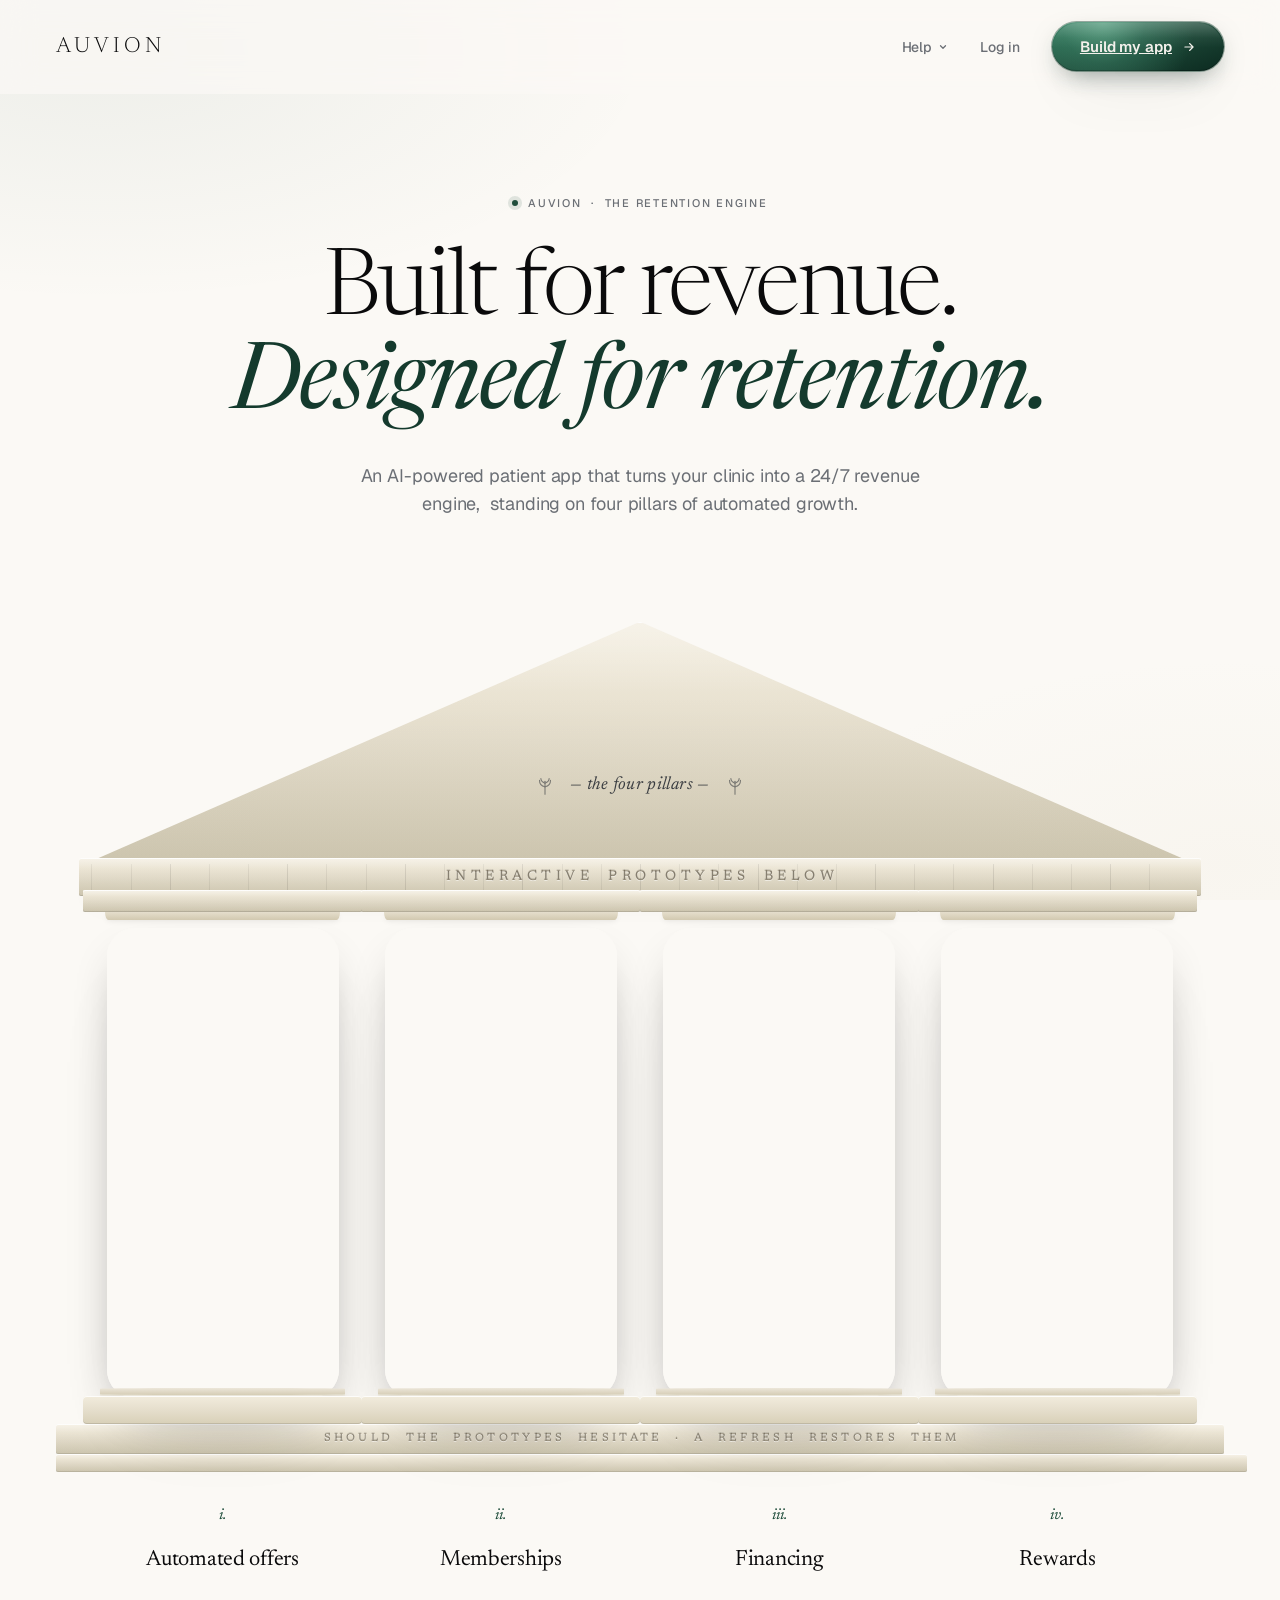
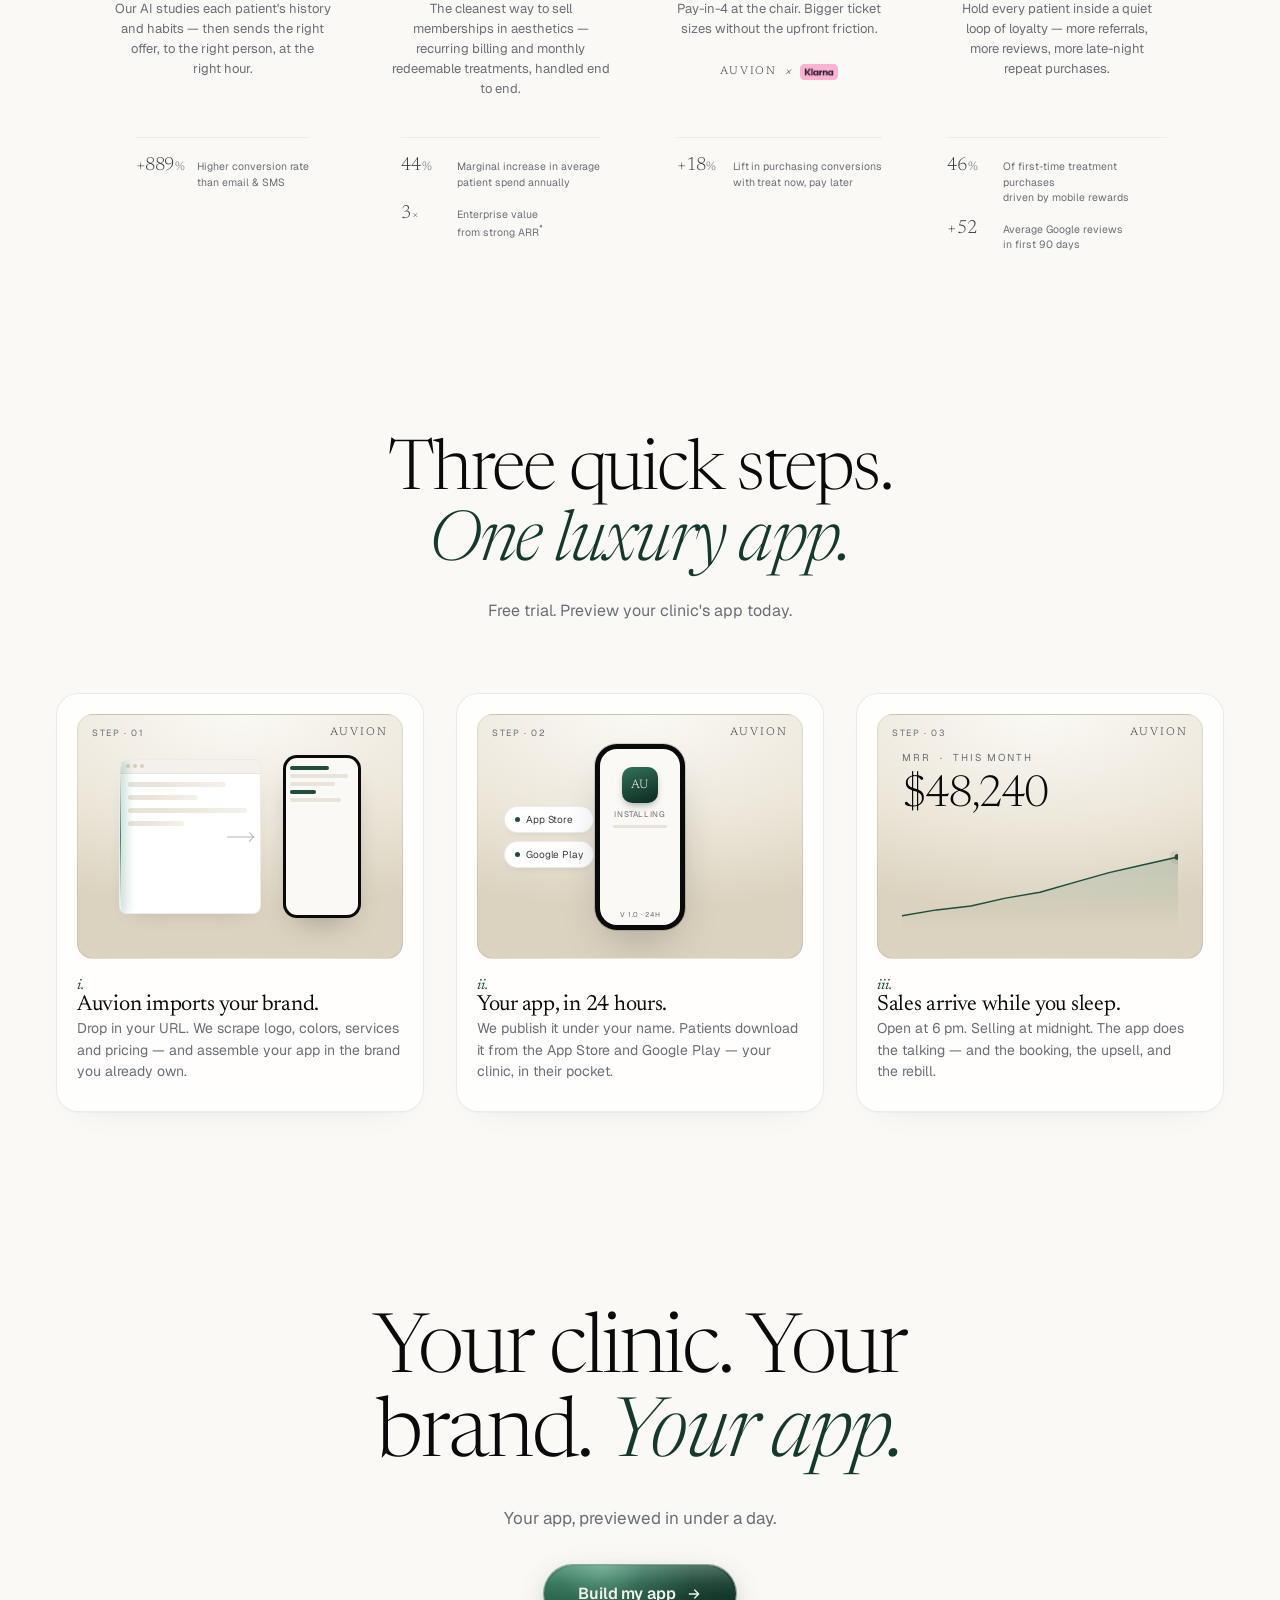
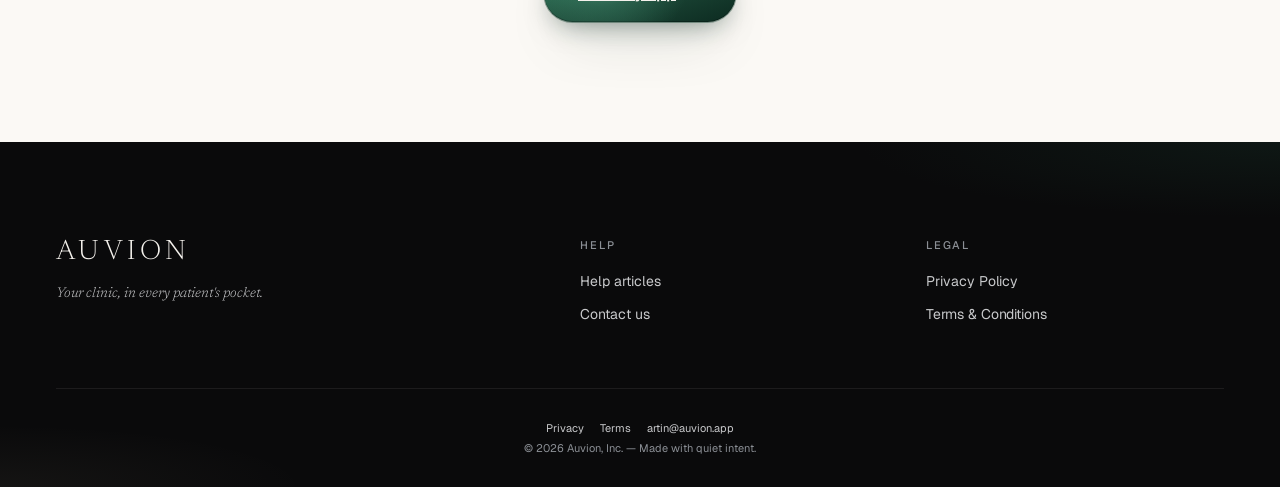
<file: index.html>
<!doctype html>
<html lang="en">
<head>
  <meta charset="utf-8" />
  <meta name="viewport" content="width=device-width, initial-scale=1" />
  <link rel="icon" type="image/png" sizes="32x32" href="assets/favicon-32.png" />
  <link rel="icon" type="image/png" sizes="16x16" href="assets/favicon-16.png" />
  <link rel="apple-touch-icon" href="assets/apple-touch-icon.png" />
  <title>Auvion — Your clinic, in every patient's pocket.</title>
  <link rel="stylesheet" href="assets/auvion.css" />
  <link rel="stylesheet" href="assets/site.css" />
  <link rel="stylesheet" href="assets/legal.css" />
</head>
<body>

<template id="__bundler_thumbnail" data-bg-color="#FBF9F5">
  <svg viewBox="0 0 1200 800" xmlns="http://www.w3.org/2000/svg">
    <rect width="1200" height="800" fill="#FBF9F5"/>
    <polygon points="600,250 860,420 340,420" fill="#E5DECC" stroke="#0A0A0B" stroke-opacity="0.15" stroke-width="3"/>
    <rect x="360" y="430" width="480" height="26" rx="3" fill="#ECE6D9" stroke="#0A0A0B" stroke-opacity="0.12" stroke-width="2"/>
    <g fill="#0A0A0B">
      <rect x="400" y="470" width="60" height="120" rx="10"/>
      <rect x="490" y="470" width="60" height="120" rx="10"/>
      <rect x="650" y="470" width="60" height="120" rx="10"/>
      <rect x="740" y="470" width="60" height="120" rx="10"/>
    </g>
    <rect x="370" y="592" width="460" height="20" rx="3" fill="#ECE6D9" stroke="#0A0A0B" stroke-opacity="0.12" stroke-width="2"/>
    <text x="600" y="180" text-anchor="middle" font-family="Georgia, serif" font-size="64" font-weight="300" letter-spacing="14" fill="#1F4D3B">AUVION</text>
  </svg>
</template>

<!-- =====================================================
     NAV
     ===================================================== -->
<header class="nav" id="nav">
  <div class="shell nav-inner">
    <a href="#" class="nav-logo">
      <span>AUVION</span>
    </a>
    <nav class="nav-right">
      <div class="has-menu">
        <a class="nav-link" href="https://intercom.help/patient-app-54dd6527d833/en/" target="_blank" rel="noopener" aria-haspopup="true">
          Help
          <svg class="chev" viewBox="0 0 12 12" fill="none" stroke="currentColor" stroke-width="1.5" stroke-linecap="round" stroke-linejoin="round" aria-hidden="true"><path d="M3 4.5 L6 7.5 L9 4.5"/></svg>
        </a>
        <div class="menu" role="menu">
          <a href="https://intercom.help/patient-app-54dd6527d833/en/" target="_blank" rel="noopener" role="menuitem">
            <svg viewBox="0 0 16 16" fill="none" stroke="currentColor" stroke-width="1.4" stroke-linecap="round" stroke-linejoin="round" aria-hidden="true">
              <path d="M3 3 H13 V13 H3 Z"/>
              <path d="M5.5 6 H10.5 M5.5 8.5 H9 M5.5 11 H8"/>
            </svg>
            <span>
              Help articles
              <span class="menu-meta">Guides, walkthroughs, FAQs</span>
            </span>
          </a>
          <a href="contact.html" role="menuitem">
            <svg viewBox="0 0 16 16" fill="none" stroke="currentColor" stroke-width="1.4" stroke-linecap="round" stroke-linejoin="round" aria-hidden="true">
              <path d="M2.5 4 H13.5 V12 H2.5 Z"/>
              <path d="M2.5 4 L8 8.5 L13.5 4"/>
            </svg>
            <span>
              Contact us
              <span class="menu-meta">artin@auvion.app</span>
            </span>
          </a>
        </div>
      </div>
      <a class="nav-link" href="https://admin.auvion.app" target="_blank" rel="noopener">Log in</a>
      <a class="auvion-cta" href="build.html">
        <span>Build my app</span>
        <svg width="14" height="14" viewBox="0 0 24 24" fill="none" stroke="currentColor" stroke-width="2" stroke-linecap="round" stroke-linejoin="round" aria-hidden="true">
          <path d="M5 12h14M13 6l6 6-6 6"/>
        </svg>
      </a>
    </nav>
  </div>
</header>

<!-- =====================================================
     HERO + TEMPLE
     ===================================================== -->
<section class="hero">
  <div class="shell">
    <div class="hero-eyebrow">
      <span class="dot"></span>
      <span class="eyebrow">Auvion &nbsp;·&nbsp; The retention engine</span>
    </div>
    <h1>
      Built for revenue. <br />
      <em>Designed for retention.</em>
    </h1>
    <p class="hero-sub">An AI-powered patient app that turns your clinic into a 24/7 revenue engine,  standing on four pillars of automated growth.</p>
  </div>
</section>

<section class="temple-wrap" id="pillars">
  <div class="shell">
    <div class="temple">

      <div class="temple-architecture">

      <!-- PEDIMENT (triangle, marble) -->
      <div class="pediment-row">
        <div class="pediment">
          <div class="marble marble-inner"></div>
          <div class="pediment-detail">
            <svg class="laurel" viewBox="0 0 24 24" fill="none" stroke="#3A3D41" stroke-width="1.2" stroke-linecap="round" stroke-linejoin="round" aria-hidden="true">
              <path d="M12 22 V8" />
              <path d="M12 14 C 8 13, 6 10, 6 7" />
              <path d="M12 14 C 16 13, 18 10, 18 7" />
              <path d="M12 10 C 9 9, 7.5 7, 7.5 5" />
              <path d="M12 10 C 15 9, 16.5 7, 16.5 5" />
            </svg>
            <span class="word">— the four pillars —</span>
            <svg class="laurel" viewBox="0 0 24 24" fill="none" stroke="#3A3D41" stroke-width="1.2" stroke-linecap="round" stroke-linejoin="round" aria-hidden="true" style="transform: scaleX(-1);">
              <path d="M12 22 V8" />
              <path d="M12 14 C 8 13, 6 10, 6 7" />
              <path d="M12 14 C 16 13, 18 10, 18 7" />
              <path d="M12 10 C 9 9, 7.5 7, 7.5 5" />
              <path d="M12 10 C 15 9, 16.5 7, 16.5 5" />
            </svg>
          </div>
        </div>
      </div>

      <!-- ARCHITRAVE (beam under pediment) -->
      <div class="architrave marble">
        <div class="architrave-triglyphs">
          <span></span><span></span><span></span><span></span><span></span><span></span><span></span>
          <span></span><span></span><span></span><span></span><span></span><span></span><span></span>
          <span></span><span></span><span></span><span></span><span></span><span></span><span></span>
          <span></span><span></span><span></span><span></span><span></span><span></span><span></span>
        </div>
        <div class="architrave-engraving">INTERACTIVE&nbsp;&nbsp;PROTOTYPES&nbsp;&nbsp;BELOW</div>
      </div>

      <!-- COLONNADE -->
      <div class="colonnade">

        <!-- COLUMN 1 — AUTOMATED OFFERS -->
        <div class="column">
          <div class="capital marble"></div>
          <div class="phone phone--bare">
            <div class="screen has-embed">
              <iframe class="proto-embed" style="border: none; background: transparent;" loading="lazy" data-src="https://embed.figma.com/proto/oZVkBlKMUWQE8HmZutJzA3/Auvion---all-pages?node-id=5-1562&starting-point-node-id=5:1562&scaling=scale-down-width&content-scaling=fixed&hide-ui=1&embed-host=share" allowfullscreen></iframe>
            </div>
          </div>
          <div class="base marble"></div>
        </div>

        <!-- COLUMN 2 — MEMBERSHIPS -->
        <div class="column">
          <div class="capital marble"></div>
          <div class="phone phone--bare">
            <div class="screen has-embed">
              <iframe class="proto-embed" style="border: none; background: transparent;" loading="lazy" data-src="https://embed.figma.com/proto/oZVkBlKMUWQE8HmZutJzA3/Auvion---all-pages?node-id=6-3667&starting-point-node-id=6:3667&scaling=scale-down-width&content-scaling=fixed&hide-ui=1&embed-host=share" allowfullscreen></iframe>
            </div>
          </div>
          <div class="base marble"></div>
        </div>

        <!-- COLUMN 3 — FINANCING -->
        <div class="column">
          <div class="capital marble"></div>
          <div class="phone phone--bare">
            <div class="screen has-embed">
              <iframe class="proto-embed" style="border: none; background: transparent;" loading="lazy" data-src="https://embed.figma.com/proto/oZVkBlKMUWQE8HmZutJzA3/Auvion---all-pages?node-id=6-2626&scaling=scale-down-width&content-scaling=fixed&page-id=0%3A1&starting-point-node-id=6%3A2626&hide-ui=1&embed-host=share" allowfullscreen></iframe>
            </div>
          </div>
          <div class="base marble"></div>
        </div>

        <!-- COLUMN 4 — REWARDS -->
        <div class="column">
          <div class="capital marble"></div>
          <div class="phone phone--bare">
            <div class="screen has-embed">
              <iframe class="proto-embed" style="border: none; background: transparent;" loading="lazy" data-src="https://embed.figma.com/proto/oZVkBlKMUWQE8HmZutJzA3/Auvion---all-pages?node-id=6-3256&starting-point-node-id=6:3256&scaling=scale-down-width&content-scaling=fixed&hide-ui=1&embed-host=share" allowfullscreen></iframe>
            </div>
          </div>
          <div class="base marble"></div>
        </div>

      </div>

      <!-- STYLOBATE + STEREOBATE -->
      <div class="stylobate marble">
        <div class="stylobate-engraving">SHOULD&nbsp;&nbsp;THE&nbsp;&nbsp;PROTOTYPES&nbsp;&nbsp;HESITATE&nbsp;&nbsp;·&nbsp;&nbsp;A&nbsp;&nbsp;REFRESH&nbsp;&nbsp;RESTORES&nbsp;&nbsp;THEM</div>
      </div>
      <div class="stereobate marble"></div>

      </div><!-- /.temple-architecture -->

      <!-- LABELS UNDER THE TEMPLE -->
      <div class="pillar-labels">
        <div class="pl">
          <div class="num">i.</div>
          <div class="name">Automated offers</div>
          <div class="blurb">Our AI studies each patient's history and habits — then sends the right offer, to the right person, at the right hour.</div>
          <ul class="pl-stats">
            <li><span class="pl-fig">+889<i>%</i></span><span class="pl-cap">Higher conversion rate<br/>than email &amp; SMS</span></li>
          </ul>
        </div>
        <div class="pl">
          <div class="num">ii.</div>
          <div class="name">Memberships</div>
          <div class="blurb">The cleanest way to sell memberships in aesthetics — recurring billing and monthly redeemable treatments, handled end to end.</div>
          <ul class="pl-stats">
            <li><span class="pl-fig">44<i>%</i></span><span class="pl-cap">Marginal increase in average<br/>patient spend annually</span></li>
            <li><span class="pl-fig">3<i>×</i></span><span class="pl-cap">Enterprise value<br/>from strong ARR<sup>*</sup></span></li>
          </ul>
        </div>
        <div class="pl">
          <div class="num">iii.</div>
          <div class="name">Financing</div>
          <div class="blurb">
            Pay-in-4 at the chair. Bigger ticket sizes without the upfront friction.
            <div class="pl-partner">
              <span class="pl-partner-eyebrow">Auvion</span>
              <span class="pl-partner-x">×</span>
              <img src="assets/klarna-badge.png" alt="Klarna" />
            </div>
          </div>
          <ul class="pl-stats">
            <li><span class="pl-fig">+18<i>%</i></span><span class="pl-cap">Lift in purchasing conversions<br/>with treat now, pay later</span></li>
          </ul>
        </div>
        <div class="pl">
          <div class="num">iv.</div>
          <div class="name">Rewards</div>
          <div class="blurb">Hold every patient inside a quiet loop of loyalty — more referrals, more reviews, more late-night repeat purchases.</div>
          <ul class="pl-stats">
            <li><span class="pl-fig">46<i>%</i></span><span class="pl-cap">Of first-time treatment purchases<br/>driven by mobile rewards</span></li>
            <li><span class="pl-fig">+52</span><span class="pl-cap">Average Google reviews<br/>in first 90 days</span></li>
          </ul>
        </div>
      </div>

    </div>
  </div>
</section>

<!-- =====================================================
     3 EASY STEPS — animated, Auvion-branded
     ===================================================== -->
<section class="steps" id="steps">
  <div class="shell">
    <div class="steps-head">
      <h2>Three quick steps. <em>One luxury app.</em></h2>
      <p class="sub">Free trial. Preview your clinic's app today.</p>
    </div>

    <div class="steps-grid">

      <!-- STEP 1 -->
      <div class="step-card">
        <div class="step-frame">
          <span class="frame-eyebrow">Step · 01</span>
          <span class="frame-mark">AUVION</span>
          <div class="s1">
            <div class="s1-site">
              <div class="url"><i></i><i></i><i></i></div>
              <div class="ll w70"></div>
              <div class="ll w50"></div>
              <div class="ll w85"></div>
              <div class="ll w40"></div>
              <div class="s1-laser"></div>
            </div>
            <div class="s1-arrow"></div>
            <div class="s1-phone">
              <div class="pscreen">
                <div class="pbar full" style="width:60%;"></div>
                <div class="pbar" style="width:90%;"></div>
                <div class="pbar" style="width:70%;"></div>
                <div class="pbar full" style="width:40%;"></div>
                <div class="pbar" style="width:80%;"></div>
              </div>
            </div>
          </div>
        </div>
        <div>
          <div class="step-num">i.</div>
          <h3 class="step-title">Auvion imports your brand.</h3>
          <p class="step-body">Drop in your URL. We scrape logo, colors, services and pricing — and assemble your app in the brand you already own.</p>
        </div>
      </div>

      <!-- STEP 2 -->
      <div class="step-card">
        <div class="step-frame">
          <span class="frame-eyebrow">Step · 02</span>
          <span class="frame-mark">AUVION</span>
          <div class="s2">
            <div class="s2-stores">
              <div class="s2-store"><span class="ddot"></span><span>App Store</span></div>
              <div class="s2-store"><span class="ddot"></span><span>Google Play</span></div>
            </div>
            <div class="s2-phone">
              <div class="scr2">
                <div class="ic"></div>
                <div class="lbl">Installing</div>
                <div class="prog"></div>
                <div class="lbl" style="margin-top:auto; font-size:7px;">v 1.0 · 24h</div>
              </div>
            </div>
          </div>
        </div>
        <div>
          <div class="step-num">ii.</div>
          <h3 class="step-title">Your app, in 24 hours.</h3>
          <p class="step-body">We publish it under your name. Patients download it from the App Store and Google Play — your clinic, in their pocket.</p>
        </div>
      </div>

      <!-- STEP 3 -->
      <div class="step-card">
        <div class="step-frame">
          <span class="frame-eyebrow">Step · 03</span>
          <span class="frame-mark">AUVION</span>
          <div class="s3">
            <span class="s3-eyebrow">MRR &nbsp;·&nbsp; This month</span>
            <div class="s3-figure">$48,240</div>
            <div class="s3-spark">
              <svg viewBox="0 0 240 80" preserveAspectRatio="none">
                <defs>
                  <linearGradient id="sparkfill" x1="0" y1="0" x2="0" y2="1">
                    <stop offset="0%" stop-color="#2A6750" stop-opacity="0.18"/>
                    <stop offset="100%" stop-color="#2A6750" stop-opacity="0"/>
                  </linearGradient>
                </defs>
                <path d="M0 66 L30 60 L60 56 L90 48 L120 42 L150 32 L180 22 L210 14 L240 6 L240 80 L0 80 Z"
                      fill="url(#sparkfill)"/>
                <path d="M0 66 L30 60 L60 56 L90 48 L120 42 L150 32 L180 22 L210 14 L240 6"
                      fill="none" stroke="#1F4D3B" stroke-width="1.5" stroke-linecap="round" stroke-linejoin="round"/>
                <circle cx="240" cy="6" r="3" fill="#1F4D3B"/>
                <circle cx="240" cy="6" r="6" fill="#1F4D3B" opacity="0.18">
                  <animate attributeName="r" values="4;9;4" dur="2.4s" repeatCount="indefinite"/>
                  <animate attributeName="opacity" values="0.30;0;0.30" dur="2.4s" repeatCount="indefinite"/>
                </circle>
              </svg>
            </div>
          </div>
        </div>
        <div>
          <div class="step-num">iii.</div>
          <h3 class="step-title">Sales arrive while you sleep.</h3>
          <p class="step-body">Open at 6&thinsp;pm. Selling at midnight. The app does the talking — and the booking, the upsell, and the rebill.</p>
        </div>
      </div>

    </div>
  </div>
</section>

<!-- =====================================================
     FINAL CTA
     ===================================================== -->
<section class="final-cta">
  <div class="shell">
    <h2>Your clinic. Your brand. <em>Your app.</em></h2>
    <p class="sub">Your app, previewed in under a day.</p>
    <a class="auvion-cta lg" href="build.html">
      <span>Build my app</span>
      <svg width="16" height="16" viewBox="0 0 24 24" fill="none" stroke="currentColor" stroke-width="2" stroke-linecap="round" stroke-linejoin="round" aria-hidden="true">
        <path d="M5 12h14M13 6l6 6-6 6"/>
      </svg>
    </a>
  </div>
</section>

<!-- =====================================================
     FOOTER + LEGAL
     ===================================================== -->
<footer class="footer">
  <div class="shell">
    <div class="footer-grid">
      <div>
        <div class="footer-brand">AUVION</div>
        <p class="footer-tag">Your clinic, in every patient's pocket.</p>
      </div>
      <div class="footer-col">
        <h4>Help</h4>
        <ul>
          <li><a href="https://intercom.help/patient-app-54dd6527d833/en/" target="_blank" rel="noopener">Help articles</a></li>
          <li><a href="contact.html">Contact us</a></li>
        </ul>
      </div>
      <div class="footer-col">
        <h4>Legal</h4>
        <ul>
          <li><a href="privacy.html">Privacy Policy</a></li>
          <li><a href="terms.html">Terms &amp; Conditions</a></li>
        </ul>
      </div>
    </div>

    <div class="legal">
      <div class="legal-right">
        <div class="links">
          <a href="privacy.html">Privacy</a>
          <a href="terms.html">Terms</a>
          <a href="mailto:artin@auvion.app">artin@auvion.app</a>
        </div>
        <div>© 2026 Auvion, Inc. — Made with quiet intent.</div>
      </div>
    </div>
  </div>
</footer>

<script>
  // Sticky-nav border on scroll
  const nav = document.getElementById('nav');
  const onScroll = () => nav.classList.toggle('is-scrolled', window.scrollY > 8);
  onScroll();
  window.addEventListener('scroll', onScroll, { passive: true });

  // CTA — emerald sheen tracks cursor
  for (const btn of document.querySelectorAll('.auvion-cta')) {
    btn.addEventListener('pointermove', (e) => {
      const r = btn.getBoundingClientRect();
      btn.style.setProperty('--mx', ((e.clientX - r.left) / r.width * 100) + '%');
      btn.style.setProperty('--my', ((e.clientY - r.top) / r.height * 100) + '%');
    });
    btn.addEventListener('pointerleave', () => {
      btn.style.setProperty('--mx', '30%');
      btn.style.setProperty('--my', '0%');
    });
  }

  // Figma proto embeds — load ONE AT A TIME so we don't overwhelm the
  // browser's per-host connection cap (or Figma's embed runtime) by booting
  // four heavy WebGL apps at once. Each iframe starts only after the previous
  // one fires `load` (or a timeout fallback), and stalled ones auto-retry.
  (function () {
    const embeds = Array.from(document.querySelectorAll('iframe.proto-embed[data-src]'));
    if (!embeds.length) return;

    const STALL_MS = 14000;   // give up waiting and move on after this
    const RETRY_MS = 9000;    // if an iframe never fires load, reload it once

    function loadOne(i) {
      if (i >= embeds.length) return;
      const frame = embeds[i];
      let advanced = false;
      const next = () => { if (!advanced) { advanced = true; loadOne(i + 1); } };

      let retried = false;
      const watchdog = setTimeout(() => {
        // stalled — kick the next one off, and try reloading this frame once
        next();
        if (!retried) {
          retried = true;
          const src = frame.getAttribute('src');
          if (src) { frame.removeAttribute('src'); frame.offsetHeight; frame.src = src; }
        }
      }, RETRY_MS);

      frame.addEventListener('load', () => {
        clearTimeout(watchdog);
        // small breather between heavy embeds
        setTimeout(next, 350);
      });

      // hard ceiling in case load never fires at all
      setTimeout(next, STALL_MS);

      frame.src = frame.getAttribute('data-src');
    }

    // only begin once the colonnade is near the viewport
    const start = () => loadOne(0);
    if ('IntersectionObserver' in window) {
      const io = new IntersectionObserver((entries, obs) => {
        if (entries.some(e => e.isIntersecting)) { obs.disconnect(); start(); }
      }, { rootMargin: '300px' });
      io.observe(embeds[0].closest('.colonnade') || embeds[0]);
    } else {
      start();
    }
  })();
</script>

</body>
</html>
</file>
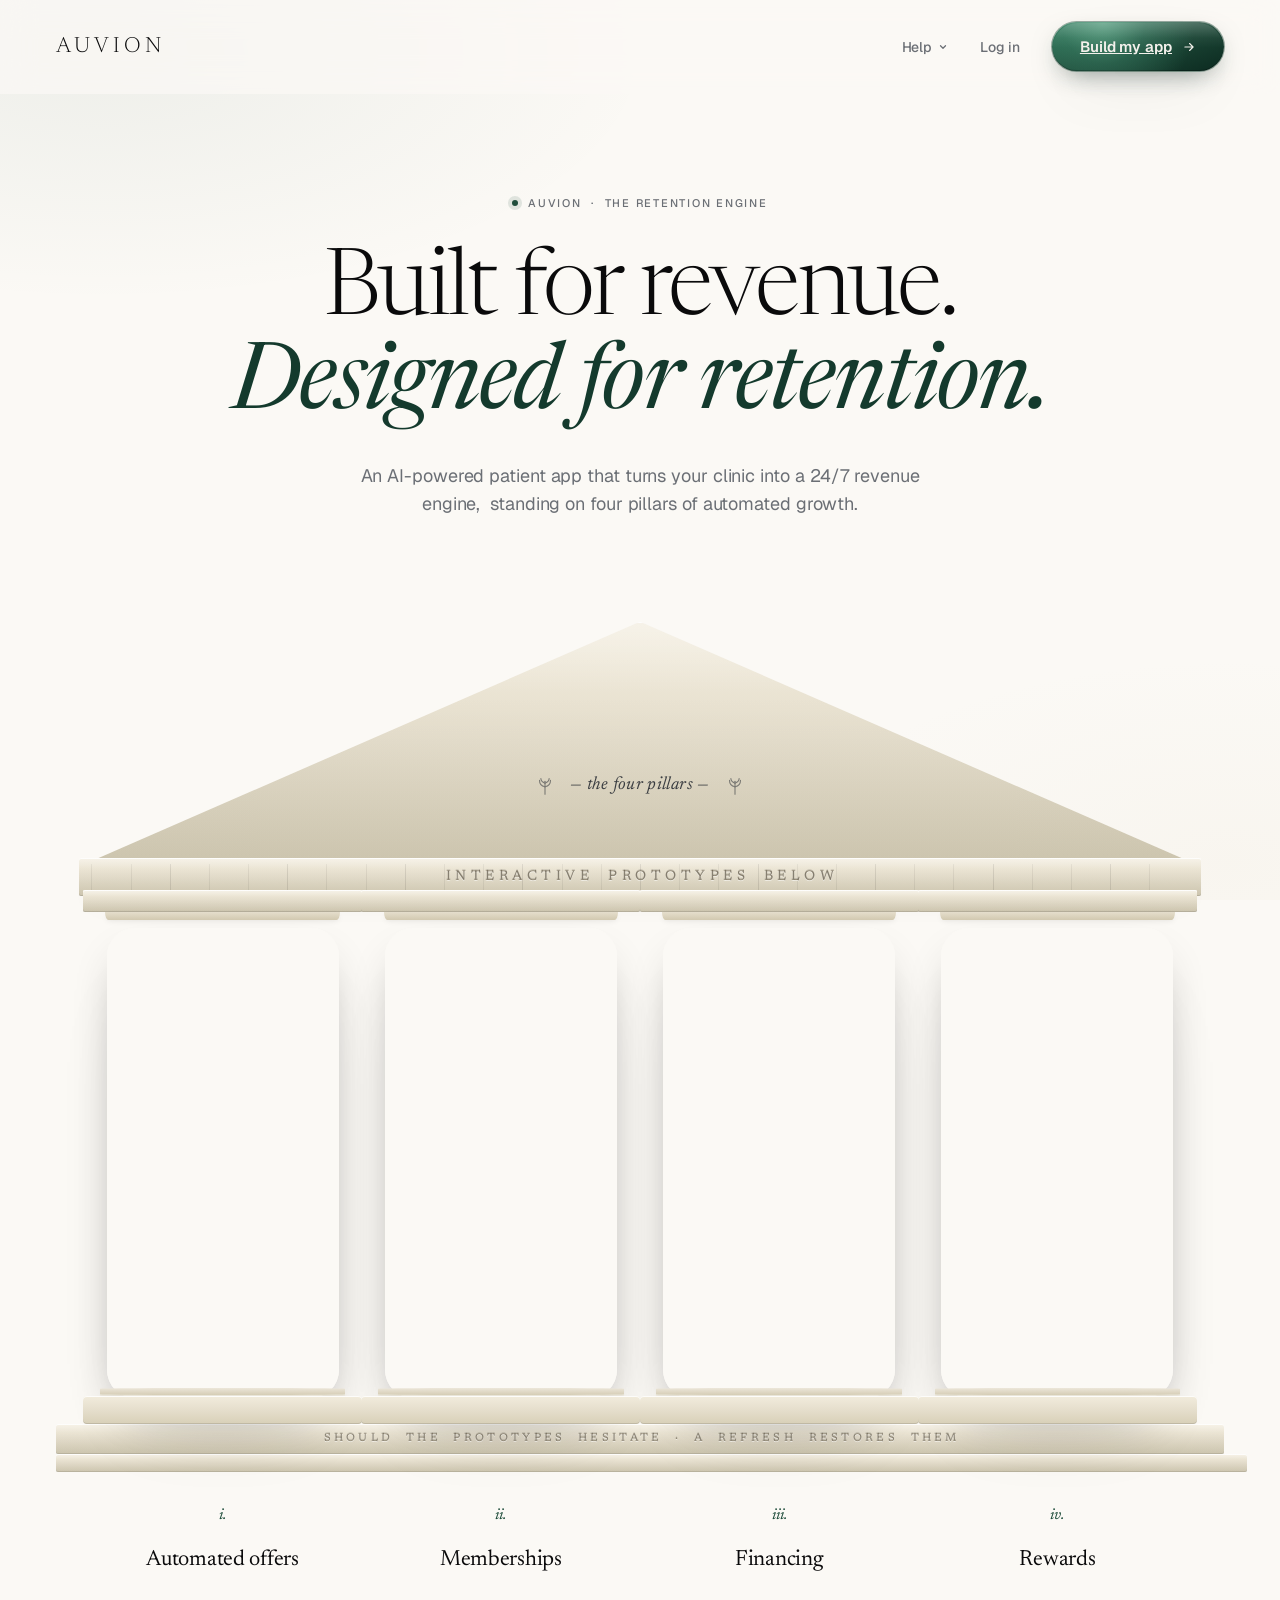
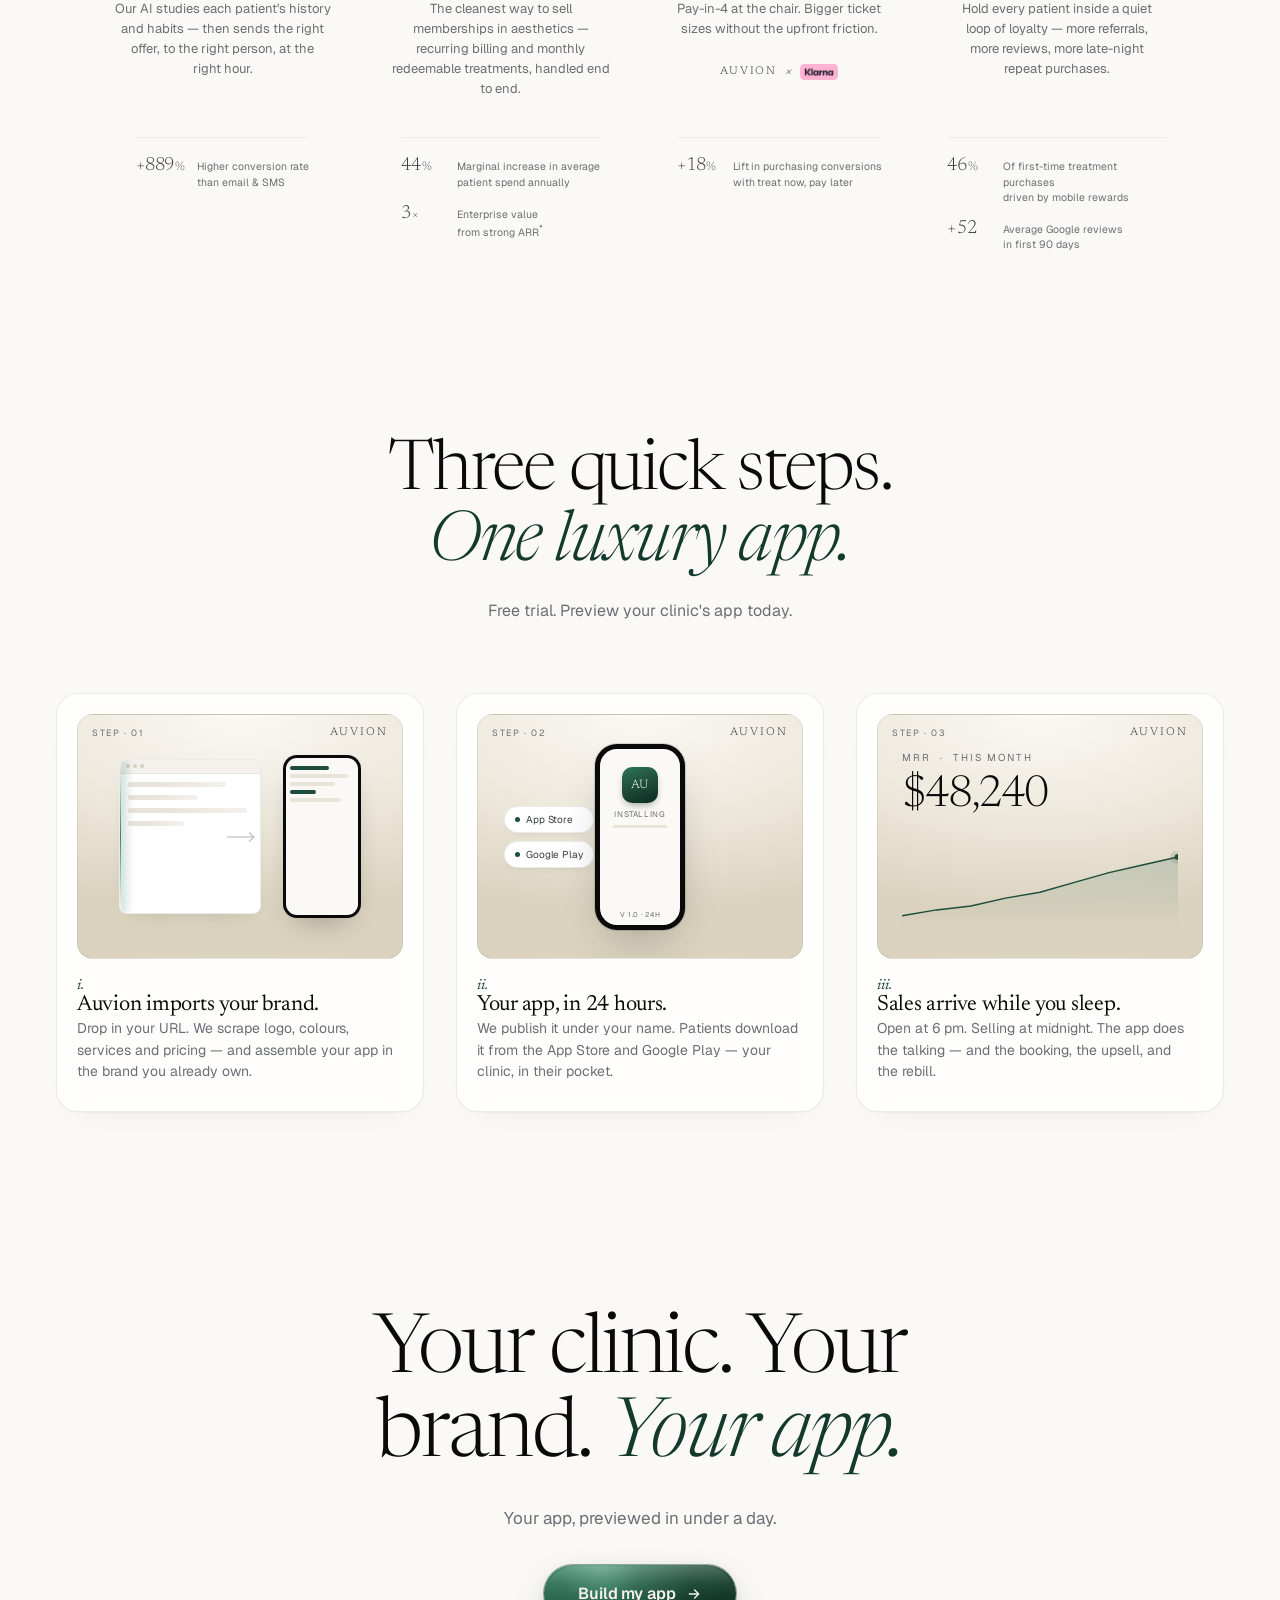
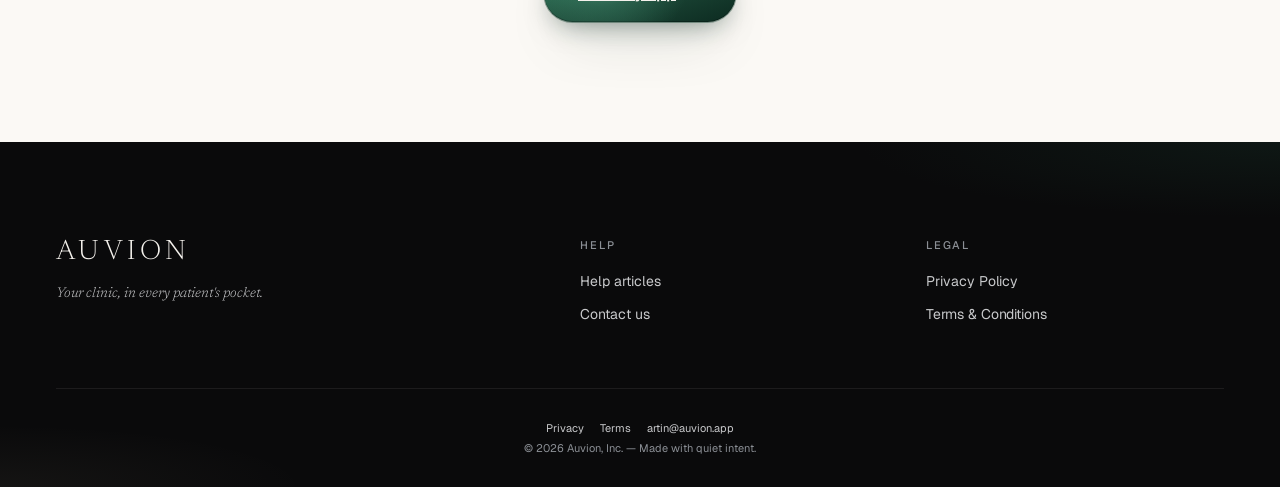
<file: Auvion Website.html>
<!doctype html>
<html lang="en">
<head>
  <meta charset="utf-8" />
  <meta name="viewport" content="width=device-width, initial-scale=1" />
  <title>Auvion — Your clinic, in every patient's pocket.</title>
  <link rel="stylesheet" href="assets/auvion.css" />
  <link rel="stylesheet" href="assets/site.css" />
  <link rel="stylesheet" href="assets/legal.css" />
</head>
<body>

<template id="__bundler_thumbnail" data-bg-color="#FBF9F5">
  <svg viewBox="0 0 1200 800" xmlns="http://www.w3.org/2000/svg">
    <rect width="1200" height="800" fill="#FBF9F5"/>
    <polygon points="600,250 860,420 340,420" fill="#E5DECC" stroke="#0A0A0B" stroke-opacity="0.15" stroke-width="3"/>
    <rect x="360" y="430" width="480" height="26" rx="3" fill="#ECE6D9" stroke="#0A0A0B" stroke-opacity="0.12" stroke-width="2"/>
    <g fill="#0A0A0B">
      <rect x="400" y="470" width="60" height="120" rx="10"/>
      <rect x="490" y="470" width="60" height="120" rx="10"/>
      <rect x="650" y="470" width="60" height="120" rx="10"/>
      <rect x="740" y="470" width="60" height="120" rx="10"/>
    </g>
    <rect x="370" y="592" width="460" height="20" rx="3" fill="#ECE6D9" stroke="#0A0A0B" stroke-opacity="0.12" stroke-width="2"/>
    <text x="600" y="180" text-anchor="middle" font-family="Georgia, serif" font-size="64" font-weight="300" letter-spacing="14" fill="#1F4D3B">AUVION</text>
  </svg>
</template>

<!-- =====================================================
     NAV
     ===================================================== -->
<header class="nav" id="nav">
  <div class="shell nav-inner">
    <a href="#" class="nav-logo">
      <span>AUVION</span>
    </a>
    <nav class="nav-right">
      <div class="has-menu">
        <a class="nav-link" href="https://intercom.help/patient-app-54dd6527d833/en/" target="_blank" rel="noopener" aria-haspopup="true">
          Help
          <svg class="chev" viewBox="0 0 12 12" fill="none" stroke="currentColor" stroke-width="1.5" stroke-linecap="round" stroke-linejoin="round" aria-hidden="true"><path d="M3 4.5 L6 7.5 L9 4.5"/></svg>
        </a>
        <div class="menu" role="menu">
          <a href="https://intercom.help/patient-app-54dd6527d833/en/" target="_blank" rel="noopener" role="menuitem">
            <svg viewBox="0 0 16 16" fill="none" stroke="currentColor" stroke-width="1.4" stroke-linecap="round" stroke-linejoin="round" aria-hidden="true">
              <path d="M3 3 H13 V13 H3 Z"/>
              <path d="M5.5 6 H10.5 M5.5 8.5 H9 M5.5 11 H8"/>
            </svg>
            <span>
              Help articles
              <span class="menu-meta">Guides, walkthroughs, FAQs</span>
            </span>
          </a>
          <a href="contact.html" role="menuitem">
            <svg viewBox="0 0 16 16" fill="none" stroke="currentColor" stroke-width="1.4" stroke-linecap="round" stroke-linejoin="round" aria-hidden="true">
              <path d="M2.5 4 H13.5 V12 H2.5 Z"/>
              <path d="M2.5 4 L8 8.5 L13.5 4"/>
            </svg>
            <span>
              Contact us
              <span class="menu-meta">artin@auvion.app</span>
            </span>
          </a>
        </div>
      </div>
      <a class="nav-link" href="https://admin.auvion.app" target="_blank" rel="noopener">Log in</a>
      <a class="auvion-cta" href="build.html">
        <span>Build my app</span>
        <svg width="14" height="14" viewBox="0 0 24 24" fill="none" stroke="currentColor" stroke-width="2" stroke-linecap="round" stroke-linejoin="round" aria-hidden="true">
          <path d="M5 12h14M13 6l6 6-6 6"/>
        </svg>
      </a>
    </nav>
  </div>
</header>

<!-- =====================================================
     HERO + TEMPLE
     ===================================================== -->
<section class="hero">
  <div class="shell">
    <div class="hero-eyebrow">
      <span class="dot"></span>
      <span class="eyebrow">Auvion &nbsp;·&nbsp; The retention engine</span>
    </div>
    <h1>
      Built for revenue. <br />
      <em>Designed for retention.</em>
    </h1>
    <p class="hero-sub">An AI-powered patient app that turns your clinic into a 24/7 revenue engine,  standing on four pillars of automated growth.</p>
  </div>
</section>

<section class="temple-wrap" id="pillars">
  <div class="shell">
    <div class="temple">

      <div class="temple-architecture">

      <!-- PEDIMENT (triangle, marble) -->
      <div class="pediment-row">
        <div class="pediment">
          <div class="marble marble-inner"></div>
          <div class="pediment-detail">
            <svg class="laurel" viewBox="0 0 24 24" fill="none" stroke="#3A3D41" stroke-width="1.2" stroke-linecap="round" stroke-linejoin="round" aria-hidden="true">
              <path d="M12 22 V8" />
              <path d="M12 14 C 8 13, 6 10, 6 7" />
              <path d="M12 14 C 16 13, 18 10, 18 7" />
              <path d="M12 10 C 9 9, 7.5 7, 7.5 5" />
              <path d="M12 10 C 15 9, 16.5 7, 16.5 5" />
            </svg>
            <span class="word">— the four pillars —</span>
            <svg class="laurel" viewBox="0 0 24 24" fill="none" stroke="#3A3D41" stroke-width="1.2" stroke-linecap="round" stroke-linejoin="round" aria-hidden="true" style="transform: scaleX(-1);">
              <path d="M12 22 V8" />
              <path d="M12 14 C 8 13, 6 10, 6 7" />
              <path d="M12 14 C 16 13, 18 10, 18 7" />
              <path d="M12 10 C 9 9, 7.5 7, 7.5 5" />
              <path d="M12 10 C 15 9, 16.5 7, 16.5 5" />
            </svg>
          </div>
        </div>
      </div>

      <!-- ARCHITRAVE (beam under pediment) -->
      <div class="architrave marble">
        <div class="architrave-triglyphs">
          <span></span><span></span><span></span><span></span><span></span><span></span><span></span>
          <span></span><span></span><span></span><span></span><span></span><span></span><span></span>
          <span></span><span></span><span></span><span></span><span></span><span></span><span></span>
          <span></span><span></span><span></span><span></span><span></span><span></span><span></span>
        </div>
        <div class="architrave-engraving">INTERACTIVE&nbsp;&nbsp;PROTOTYPES&nbsp;&nbsp;BELOW</div>
      </div>

      <!-- COLONNADE -->
      <div class="colonnade">

        <!-- COLUMN 1 — AUTOMATED OFFERS -->
        <div class="column">
          <div class="capital marble"></div>
          <div class="phone phone--bare">
            <div class="screen has-embed">
              <iframe class="proto-embed" style="border: none; background: transparent;" loading="lazy" data-src="https://embed.figma.com/proto/oZVkBlKMUWQE8HmZutJzA3/Auvion---all-pages?node-id=5-1562&starting-point-node-id=5:1562&scaling=scale-down-width&content-scaling=fixed&hide-ui=1&embed-host=share" allowfullscreen></iframe>
            </div>
          </div>
          <div class="base marble"></div>
        </div>

        <!-- COLUMN 2 — MEMBERSHIPS -->
        <div class="column">
          <div class="capital marble"></div>
          <div class="phone phone--bare">
            <div class="screen has-embed">
              <iframe class="proto-embed" style="border: none; background: transparent;" loading="lazy" data-src="https://embed.figma.com/proto/oZVkBlKMUWQE8HmZutJzA3/Auvion---all-pages?node-id=6-3667&starting-point-node-id=6:3667&scaling=scale-down-width&content-scaling=fixed&hide-ui=1&embed-host=share" allowfullscreen></iframe>
            </div>
          </div>
          <div class="base marble"></div>
        </div>

        <!-- COLUMN 3 — FINANCING -->
        <div class="column">
          <div class="capital marble"></div>
          <div class="phone phone--bare">
            <div class="screen has-embed">
              <iframe class="proto-embed" style="border: none; background: transparent;" loading="lazy" data-src="https://embed.figma.com/proto/oZVkBlKMUWQE8HmZutJzA3/Auvion---all-pages?node-id=6-2626&scaling=scale-down-width&content-scaling=fixed&page-id=0%3A1&starting-point-node-id=6%3A2626&hide-ui=1&embed-host=share" allowfullscreen></iframe>
            </div>
          </div>
          <div class="base marble"></div>
        </div>

        <!-- COLUMN 4 — REWARDS -->
        <div class="column">
          <div class="capital marble"></div>
          <div class="phone phone--bare">
            <div class="screen has-embed">
              <iframe class="proto-embed" style="border: none; background: transparent;" loading="lazy" data-src="https://embed.figma.com/proto/oZVkBlKMUWQE8HmZutJzA3/Auvion---all-pages?node-id=6-3256&starting-point-node-id=6:3256&scaling=scale-down-width&content-scaling=fixed&hide-ui=1&embed-host=share" allowfullscreen></iframe>
            </div>
          </div>
          <div class="base marble"></div>
        </div>

      </div>

      <!-- STYLOBATE + STEREOBATE -->
      <div class="stylobate marble">
        <div class="stylobate-engraving">SHOULD&nbsp;&nbsp;THE&nbsp;&nbsp;PROTOTYPES&nbsp;&nbsp;HESITATE&nbsp;&nbsp;·&nbsp;&nbsp;A&nbsp;&nbsp;REFRESH&nbsp;&nbsp;RESTORES&nbsp;&nbsp;THEM</div>
      </div>
      <div class="stereobate marble"></div>

      </div><!-- /.temple-architecture -->

      <!-- LABELS UNDER THE TEMPLE -->
      <div class="pillar-labels">
        <div class="pl">
          <div class="num">i.</div>
          <div class="name">Automated offers</div>
          <div class="blurb">Our AI studies each patient's history and habits — then sends the right offer, to the right person, at the right hour.</div>
          <ul class="pl-stats">
            <li><span class="pl-fig">+889<i>%</i></span><span class="pl-cap">Higher conversion rate<br/>than email &amp; SMS</span></li>
          </ul>
        </div>
        <div class="pl">
          <div class="num">ii.</div>
          <div class="name">Memberships</div>
          <div class="blurb">The cleanest way to sell memberships in aesthetics — recurring billing and monthly redeemable treatments, handled end to end.</div>
          <ul class="pl-stats">
            <li><span class="pl-fig">44<i>%</i></span><span class="pl-cap">Marginal increase in average<br/>patient spend annually</span></li>
            <li><span class="pl-fig">3<i>×</i></span><span class="pl-cap">Enterprise value<br/>from strong ARR<sup>*</sup></span></li>
          </ul>
        </div>
        <div class="pl">
          <div class="num">iii.</div>
          <div class="name">Financing</div>
          <div class="blurb">
            Pay-in-4 at the chair. Bigger ticket sizes without the upfront friction.
            <div class="pl-partner">
              <span class="pl-partner-eyebrow">Auvion</span>
              <span class="pl-partner-x">×</span>
              <img src="assets/klarna-badge.png" alt="Klarna" />
            </div>
          </div>
          <ul class="pl-stats">
            <li><span class="pl-fig">+18<i>%</i></span><span class="pl-cap">Lift in purchasing conversions<br/>with treat now, pay later</span></li>
          </ul>
        </div>
        <div class="pl">
          <div class="num">iv.</div>
          <div class="name">Rewards</div>
          <div class="blurb">Hold every patient inside a quiet loop of loyalty — more referrals, more reviews, more late-night repeat purchases.</div>
          <ul class="pl-stats">
            <li><span class="pl-fig">46<i>%</i></span><span class="pl-cap">Of first-time treatment purchases<br/>driven by mobile rewards</span></li>
            <li><span class="pl-fig">+52</span><span class="pl-cap">Average Google reviews<br/>in first 90 days</span></li>
          </ul>
        </div>
      </div>

    </div>
  </div>
</section>

<!-- =====================================================
     3 EASY STEPS — animated, Auvion-branded
     ===================================================== -->
<section class="steps" id="steps">
  <div class="shell">
    <div class="steps-head">
      <h2>Three quick steps. <em>One luxury app.</em></h2>
      <p class="sub">Free trial. Preview your clinic's app today.</p>
    </div>

    <div class="steps-grid">

      <!-- STEP 1 -->
      <div class="step-card">
        <div class="step-frame">
          <span class="frame-eyebrow">Step · 01</span>
          <span class="frame-mark">AUVION</span>
          <div class="s1">
            <div class="s1-site">
              <div class="url"><i></i><i></i><i></i></div>
              <div class="ll w70"></div>
              <div class="ll w50"></div>
              <div class="ll w85"></div>
              <div class="ll w40"></div>
              <div class="s1-laser"></div>
            </div>
            <div class="s1-arrow"></div>
            <div class="s1-phone">
              <div class="pscreen">
                <div class="pbar full" style="width:60%;"></div>
                <div class="pbar" style="width:90%;"></div>
                <div class="pbar" style="width:70%;"></div>
                <div class="pbar full" style="width:40%;"></div>
                <div class="pbar" style="width:80%;"></div>
              </div>
            </div>
          </div>
        </div>
        <div>
          <div class="step-num">i.</div>
          <h3 class="step-title">Auvion imports your brand.</h3>
          <p class="step-body">Drop in your URL. We scrape logo, colours, services and pricing — and assemble your app in the brand you already own.</p>
        </div>
      </div>

      <!-- STEP 2 -->
      <div class="step-card">
        <div class="step-frame">
          <span class="frame-eyebrow">Step · 02</span>
          <span class="frame-mark">AUVION</span>
          <div class="s2">
            <div class="s2-stores">
              <div class="s2-store"><span class="ddot"></span><span>App Store</span></div>
              <div class="s2-store"><span class="ddot"></span><span>Google Play</span></div>
            </div>
            <div class="s2-phone">
              <div class="scr2">
                <div class="ic"></div>
                <div class="lbl">Installing</div>
                <div class="prog"></div>
                <div class="lbl" style="margin-top:auto; font-size:7px;">v 1.0 · 24h</div>
              </div>
            </div>
          </div>
        </div>
        <div>
          <div class="step-num">ii.</div>
          <h3 class="step-title">Your app, in 24 hours.</h3>
          <p class="step-body">We publish it under your name. Patients download it from the App Store and Google Play — your clinic, in their pocket.</p>
        </div>
      </div>

      <!-- STEP 3 -->
      <div class="step-card">
        <div class="step-frame">
          <span class="frame-eyebrow">Step · 03</span>
          <span class="frame-mark">AUVION</span>
          <div class="s3">
            <span class="s3-eyebrow">MRR &nbsp;·&nbsp; This month</span>
            <div class="s3-figure">$48,240</div>
            <div class="s3-spark">
              <svg viewBox="0 0 240 80" preserveAspectRatio="none">
                <defs>
                  <linearGradient id="sparkfill" x1="0" y1="0" x2="0" y2="1">
                    <stop offset="0%" stop-color="#2A6750" stop-opacity="0.18"/>
                    <stop offset="100%" stop-color="#2A6750" stop-opacity="0"/>
                  </linearGradient>
                </defs>
                <path d="M0 66 L30 60 L60 56 L90 48 L120 42 L150 32 L180 22 L210 14 L240 6 L240 80 L0 80 Z"
                      fill="url(#sparkfill)"/>
                <path d="M0 66 L30 60 L60 56 L90 48 L120 42 L150 32 L180 22 L210 14 L240 6"
                      fill="none" stroke="#1F4D3B" stroke-width="1.5" stroke-linecap="round" stroke-linejoin="round"/>
                <circle cx="240" cy="6" r="3" fill="#1F4D3B"/>
                <circle cx="240" cy="6" r="6" fill="#1F4D3B" opacity="0.18">
                  <animate attributeName="r" values="4;9;4" dur="2.4s" repeatCount="indefinite"/>
                  <animate attributeName="opacity" values="0.30;0;0.30" dur="2.4s" repeatCount="indefinite"/>
                </circle>
              </svg>
            </div>
          </div>
        </div>
        <div>
          <div class="step-num">iii.</div>
          <h3 class="step-title">Sales arrive while you sleep.</h3>
          <p class="step-body">Open at 6&thinsp;pm. Selling at midnight. The app does the talking — and the booking, the upsell, and the rebill.</p>
        </div>
      </div>

    </div>
  </div>
</section>

<!-- =====================================================
     FINAL CTA
     ===================================================== -->
<section class="final-cta">
  <div class="shell">
    <h2>Your clinic. Your brand. <em>Your app.</em></h2>
    <p class="sub">Your app, previewed in under a day.</p>
    <a class="auvion-cta lg" href="build.html">
      <span>Build my app</span>
      <svg width="16" height="16" viewBox="0 0 24 24" fill="none" stroke="currentColor" stroke-width="2" stroke-linecap="round" stroke-linejoin="round" aria-hidden="true">
        <path d="M5 12h14M13 6l6 6-6 6"/>
      </svg>
    </a>
  </div>
</section>

<!-- =====================================================
     FOOTER + LEGAL
     ===================================================== -->
<footer class="footer">
  <div class="shell">
    <div class="footer-grid">
      <div>
        <div class="footer-brand">AUVION</div>
        <p class="footer-tag">Your clinic, in every patient's pocket.</p>
      </div>
      <div class="footer-col">
        <h4>Help</h4>
        <ul>
          <li><a href="https://intercom.help/patient-app-54dd6527d833/en/" target="_blank" rel="noopener">Help articles</a></li>
          <li><a href="contact.html">Contact us</a></li>
        </ul>
      </div>
      <div class="footer-col">
        <h4>Legal</h4>
        <ul>
          <li><a href="privacy.html">Privacy Policy</a></li>
          <li><a href="terms.html">Terms &amp; Conditions</a></li>
        </ul>
      </div>
    </div>

    <div class="legal">
      <div class="legal-right">
        <div class="links">
          <a href="privacy.html">Privacy</a>
          <a href="terms.html">Terms</a>
          <a href="mailto:artin@auvion.app">artin@auvion.app</a>
        </div>
        <div>© 2026 Auvion, Inc. — Made with quiet intent.</div>
      </div>
    </div>
  </div>
</footer>

<script>
  // Sticky-nav border on scroll
  const nav = document.getElementById('nav');
  const onScroll = () => nav.classList.toggle('is-scrolled', window.scrollY > 8);
  onScroll();
  window.addEventListener('scroll', onScroll, { passive: true });

  // CTA — emerald sheen tracks cursor
  for (const btn of document.querySelectorAll('.auvion-cta')) {
    btn.addEventListener('pointermove', (e) => {
      const r = btn.getBoundingClientRect();
      btn.style.setProperty('--mx', ((e.clientX - r.left) / r.width * 100) + '%');
      btn.style.setProperty('--my', ((e.clientY - r.top) / r.height * 100) + '%');
    });
    btn.addEventListener('pointerleave', () => {
      btn.style.setProperty('--mx', '30%');
      btn.style.setProperty('--my', '0%');
    });
  }

  // Figma proto embeds — load ONE AT A TIME so we don't overwhelm the
  // browser's per-host connection cap (or Figma's embed runtime) by booting
  // four heavy WebGL apps at once. Each iframe starts only after the previous
  // one fires `load` (or a timeout fallback), and stalled ones auto-retry.
  (function () {
    const embeds = Array.from(document.querySelectorAll('iframe.proto-embed[data-src]'));
    if (!embeds.length) return;

    const STALL_MS = 14000;   // give up waiting and move on after this
    const RETRY_MS = 9000;    // if an iframe never fires load, reload it once

    function loadOne(i) {
      if (i >= embeds.length) return;
      const frame = embeds[i];
      let advanced = false;
      const next = () => { if (!advanced) { advanced = true; loadOne(i + 1); } };

      let retried = false;
      const watchdog = setTimeout(() => {
        // stalled — kick the next one off, and try reloading this frame once
        next();
        if (!retried) {
          retried = true;
          const src = frame.getAttribute('src');
          if (src) { frame.removeAttribute('src'); frame.offsetHeight; frame.src = src; }
        }
      }, RETRY_MS);

      frame.addEventListener('load', () => {
        clearTimeout(watchdog);
        // small breather between heavy embeds
        setTimeout(next, 350);
      });

      // hard ceiling in case load never fires at all
      setTimeout(next, STALL_MS);

      frame.src = frame.getAttribute('data-src');
    }

    // only begin once the colonnade is near the viewport
    const start = () => loadOne(0);
    if ('IntersectionObserver' in window) {
      const io = new IntersectionObserver((entries, obs) => {
        if (entries.some(e => e.isIntersecting)) { obs.disconnect(); start(); }
      }, { rootMargin: '300px' });
      io.observe(embeds[0].closest('.colonnade') || embeds[0]);
    } else {
      start();
    }
  })();
</script>

</body>
</html>
</file>
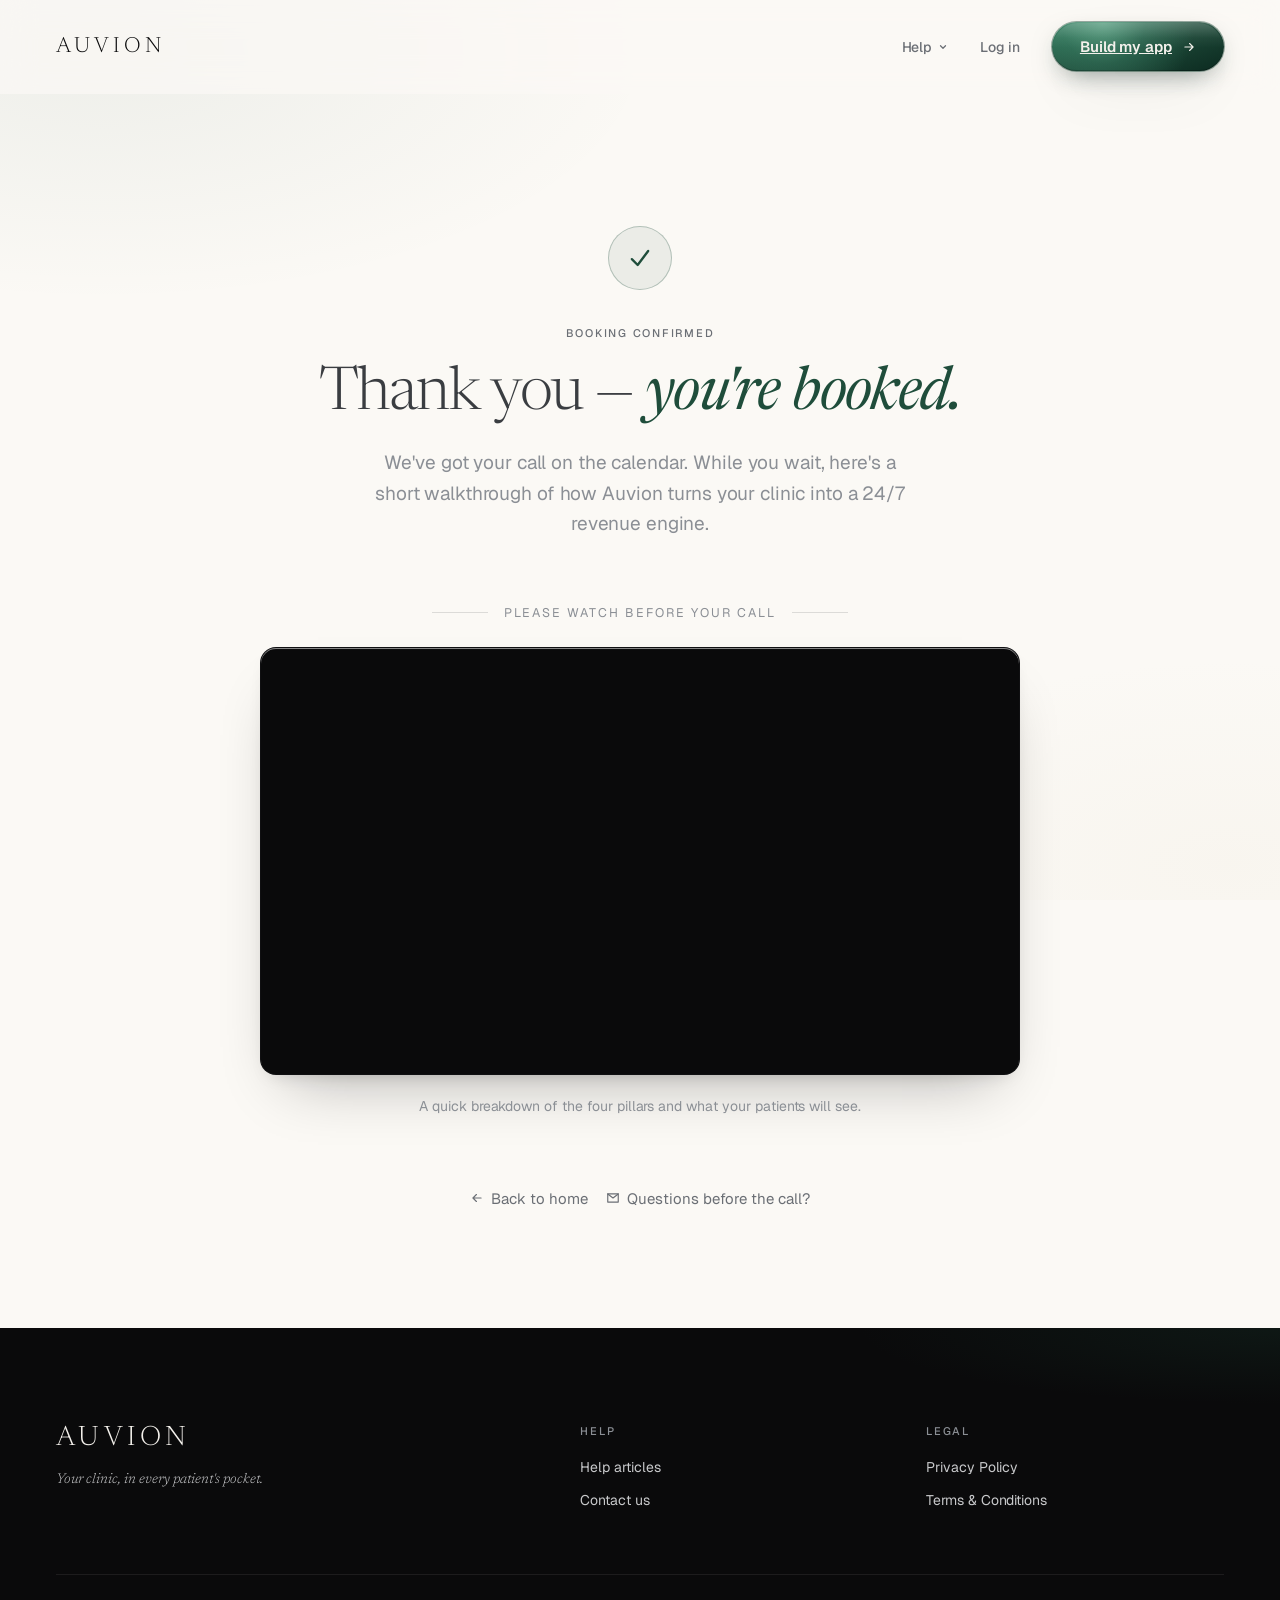
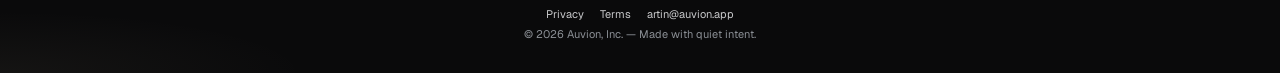
<file: booked.html>
<!doctype html>
<html lang="en">
<head>
  <meta charset="utf-8" />
  <meta name="viewport" content="width=device-width, initial-scale=1" />
  <link rel="icon" type="image/png" sizes="32x32" href="assets/favicon-32.png" />
  <link rel="icon" type="image/png" sizes="16x16" href="assets/favicon-16.png" />
  <link rel="apple-touch-icon" href="assets/apple-touch-icon.png" />
  <title>Auvion — You're booked</title>
  <link rel="stylesheet" href="assets/auvion.css" />
  <link rel="stylesheet" href="assets/site.css" />
  <link rel="stylesheet" href="assets/legal.css" />
  <style>
    /* Booking confirmation — quiet arrival, then the explainer */
    .booked-stage {
      max-width: 920px;
      margin: 0 auto;
      padding: 132px 24px 120px;
      display: flex;
      flex-direction: column;
      align-items: center;
      text-align: center;
    }

    /* the seal: a quiet emerald mark that draws itself in */
    .booked-seal {
      width: 64px;
      height: 64px;
      border-radius: 50%;
      border: 1px solid color-mix(in srgb, var(--emerald-700) 28%, transparent);
      background: color-mix(in srgb, var(--emerald-700) 7%, transparent);
      display: flex;
      align-items: center;
      justify-content: center;
      margin-bottom: 36px;
      animation: seal-in 620ms var(--ease-out) both;
    }
    .booked-seal svg { width: 28px; height: 28px; }
    .booked-seal svg path {
      stroke: var(--emerald-700);
      stroke-width: 2;
      stroke-linecap: round;
      stroke-linejoin: round;
      fill: none;
      stroke-dasharray: 28;
      stroke-dashoffset: 28;
      animation: tick 520ms var(--ease-out) 320ms forwards;
    }
    @keyframes seal-in {
      from { opacity: 0; transform: scale(0.82); }
      to   { opacity: 1; transform: scale(1); }
    }
    @keyframes tick { to { stroke-dashoffset: 0; } }

    .booked-stage .eyebrow { display: inline-block; margin-bottom: 24px; }

    .booked-stage h1 {
      font-family: var(--font-display);
      font-weight: 300;
      font-size: clamp(34px, 5vw, 60px);
      line-height: 1.04;
      letter-spacing: -0.026em;
      color: var(--fg-2);
      margin: 0 0 22px;
    }
    .booked-stage h1 em {
      font-style: italic;
      font-weight: 400;
      color: var(--emerald-700);
    }

    .booked-stage .lede {
      font-family: var(--font-body);
      font-size: clamp(16px, 1.5vw, 19px);
      line-height: 1.6;
      letter-spacing: -0.006em;
      color: var(--fg-4);
      max-width: 46ch;
      margin: 0 0 64px;
      text-wrap: pretty;
    }

    /* divider tag above the video — echoes the temple's '— the four pillars —' */
    .video-tag {
      display: flex;
      align-items: center;
      gap: 16px;
      margin-bottom: 26px;
    }
    .video-tag::before,
    .video-tag::after {
      content: "";
      width: 56px;
      height: 1px;
      background: color-mix(in srgb, var(--fg-2) 16%, transparent);
    }
    .video-tag .word {
      font-family: var(--font-body);
      font-size: 12.5px;
      letter-spacing: 0.16em;
      text-transform: uppercase;
      color: var(--fg-5, var(--fg-4));
    }

    /* the player — framed like a tablet on the marble */
    .video-frame {
      width: 100%;
      max-width: 760px;
      border-radius: 16px;
      overflow: hidden;
      background: #0A0A0B;
      border: 1px solid color-mix(in srgb, var(--fg-2) 12%, transparent);
      box-shadow:
        0 1px 0 rgba(255,255,255,0.5) inset,
        0 30px 60px -28px rgba(10,10,11,0.32),
        0 8px 20px -12px rgba(10,10,11,0.22);
    }
    .video-aspect {
      position: relative;
      width: 100%;
      aspect-ratio: 16 / 9;
    }
    .video-aspect iframe {
      position: absolute;
      inset: 0;
      width: 100%;
      height: 100%;
      border: 0;
    }

    .video-caption {
      margin-top: 22px;
      font-family: var(--font-body);
      font-size: 14px;
      color: var(--fg-4);
      letter-spacing: -0.003em;
    }

    /* next steps + return */
    .booked-actions {
      margin-top: 60px;
      display: flex;
      flex-wrap: wrap;
      align-items: center;
      justify-content: center;
      gap: 18px;
    }
    .ghost-link {
      font-family: var(--font-body);
      font-size: 15px;
      color: var(--fg-3);
      text-decoration: none;
      display: inline-flex;
      align-items: center;
      gap: 7px;
      transition: color 200ms var(--ease-out);
    }
    .ghost-link svg { width: 14px; height: 14px; }
    .ghost-link:hover { color: var(--emerald-800, var(--emerald-700)); }

    @media (max-width: 640px) {
      .booked-stage { padding-top: 104px; }
      .booked-stage .lede { margin-bottom: 48px; }
    }
  </style>
</head>
<body>

<!-- NAV — same as home -->
<header class="nav" id="nav">
  <div class="shell nav-inner">
    <a href="index.html" class="nav-logo"><span>AUVION</span></a>
    <nav class="nav-right">
      <div class="has-menu">
        <a class="nav-link" href="https://intercom.help/patient-app-54dd6527d833/en/" target="_blank" rel="noopener" aria-haspopup="true">
          Help
          <svg class="chev" viewBox="0 0 12 12" fill="none" stroke="currentColor" stroke-width="1.5" stroke-linecap="round" stroke-linejoin="round" aria-hidden="true"><path d="M3 4.5 L6 7.5 L9 4.5"/></svg>
        </a>
        <div class="menu" role="menu">
          <a href="https://intercom.help/patient-app-54dd6527d833/en/" target="_blank" rel="noopener" role="menuitem">
            <svg viewBox="0 0 16 16" fill="none" stroke="currentColor" stroke-width="1.4" stroke-linecap="round" stroke-linejoin="round" aria-hidden="true"><path d="M3 3 H13 V13 H3 Z"/><path d="M5.5 6 H10.5 M5.5 8.5 H9 M5.5 11 H8"/></svg>
            <span>Help articles<span class="menu-meta">Guides, walkthroughs, FAQs</span></span>
          </a>
          <a href="contact.html" role="menuitem">
            <svg viewBox="0 0 16 16" fill="none" stroke="currentColor" stroke-width="1.4" stroke-linecap="round" stroke-linejoin="round" aria-hidden="true"><path d="M2.5 4 H13.5 V12 H2.5 Z"/><path d="M2.5 4 L8 8.5 L13.5 4"/></svg>
            <span>Contact us<span class="menu-meta">artin@auvion.app</span></span>
          </a>
        </div>
      </div>
      <a class="nav-link" href="https://admin.auvion.app" target="_blank" rel="noopener">Log in</a>
      <a class="auvion-cta" href="build.html">
        <span>Build my app</span>
        <svg width="14" height="14" viewBox="0 0 24 24" fill="none" stroke="currentColor" stroke-width="2" stroke-linecap="round" stroke-linejoin="round" aria-hidden="true"><path d="M5 12h14M13 6l6 6-6 6"/></svg>
      </a>
    </nav>
  </div>
</header>

<!-- STAGE -->
<main class="booked-stage">
  <div class="booked-seal" aria-hidden="true">
    <svg viewBox="0 0 24 24"><path d="M5 13 L10 18 L19 6"/></svg>
  </div>

  <span class="eyebrow">Booking confirmed</span>

  <h1>Thank you — <em>you're booked.</em></h1>

  <p class="lede">We've got your call on the calendar. While you wait, here's a short walkthrough of how Auvion turns your clinic into a 24/7 revenue engine.</p>

  <div class="video-tag" aria-hidden="true">
    <span class="word">Please watch before your call</span>
  </div>

  <div class="video-frame">
    <div class="video-aspect">
      <iframe
        src="https://www.youtube.com/embed/066g9DZYeA4?si=knHKnPRqDwNslVYO"
        title="How Auvion works"
        allow="accelerometer; autoplay; clipboard-write; encrypted-media; gyroscope; picture-in-picture; web-share"
        referrerpolicy="strict-origin-when-cross-origin"
        allowfullscreen></iframe>
    </div>
  </div>

  <p class="video-caption">A quick breakdown of the four pillars and what your patients will see.</p>

  <div class="booked-actions">
    <a class="ghost-link" href="index.html">
      <svg viewBox="0 0 24 24" fill="none" stroke="currentColor" stroke-width="2" stroke-linecap="round" stroke-linejoin="round" aria-hidden="true"><path d="M19 12H5M11 18l-6-6 6-6"/></svg>
      Back to home
    </a>
    <a class="ghost-link" href="mailto:artin@auvion.app">
      <svg viewBox="0 0 24 24" fill="none" stroke="currentColor" stroke-width="2" stroke-linecap="round" stroke-linejoin="round" aria-hidden="true"><path d="M3 5h18v14H3z"/><path d="M3 5l9 7 9-7"/></svg>
      Questions before the call?
    </a>
  </div>
</main>

<!-- FOOTER -->
<footer class="footer">
  <div class="shell">
    <div class="footer-grid">
      <div>
        <div class="footer-brand">AUVION</div>
        <p class="footer-tag">Your clinic, in every patient's pocket.</p>
      </div>
      <div class="footer-col">
        <h4>Help</h4>
        <ul>
          <li><a href="https://intercom.help/patient-app-54dd6527d833/en/" target="_blank" rel="noopener">Help articles</a></li>
          <li><a href="contact.html">Contact us</a></li>
        </ul>
      </div>
      <div class="footer-col">
        <h4>Legal</h4>
        <ul>
          <li><a href="privacy.html">Privacy Policy</a></li>
          <li><a href="terms.html">Terms &amp; Conditions</a></li>
        </ul>
      </div>
    </div>

    <div class="legal">
      <div class="legal-right">
        <div class="links">
          <a href="privacy.html">Privacy</a>
          <a href="terms.html">Terms</a>
          <a href="mailto:artin@auvion.app">artin@auvion.app</a>
        </div>
        <div>© 2026 Auvion, Inc. — Made with quiet intent.</div>
      </div>
    </div>
  </div>
</footer>

<script>
  const nav = document.getElementById('nav');
  const onScroll = () => nav.classList.toggle('is-scrolled', window.scrollY > 8);
  onScroll();
  window.addEventListener('scroll', onScroll, { passive: true });
  for (const btn of document.querySelectorAll('.auvion-cta')) {
    btn.addEventListener('pointermove', (e) => {
      const r = btn.getBoundingClientRect();
      btn.style.setProperty('--mx', ((e.clientX - r.left) / r.width * 100) + '%');
      btn.style.setProperty('--my', ((e.clientY - r.top) / r.height * 100) + '%');
    });
    btn.addEventListener('pointerleave', () => {
      btn.style.setProperty('--mx', '30%');
      btn.style.setProperty('--my', '0%');
    });
  }
</script>

</body>
</html>
</file>
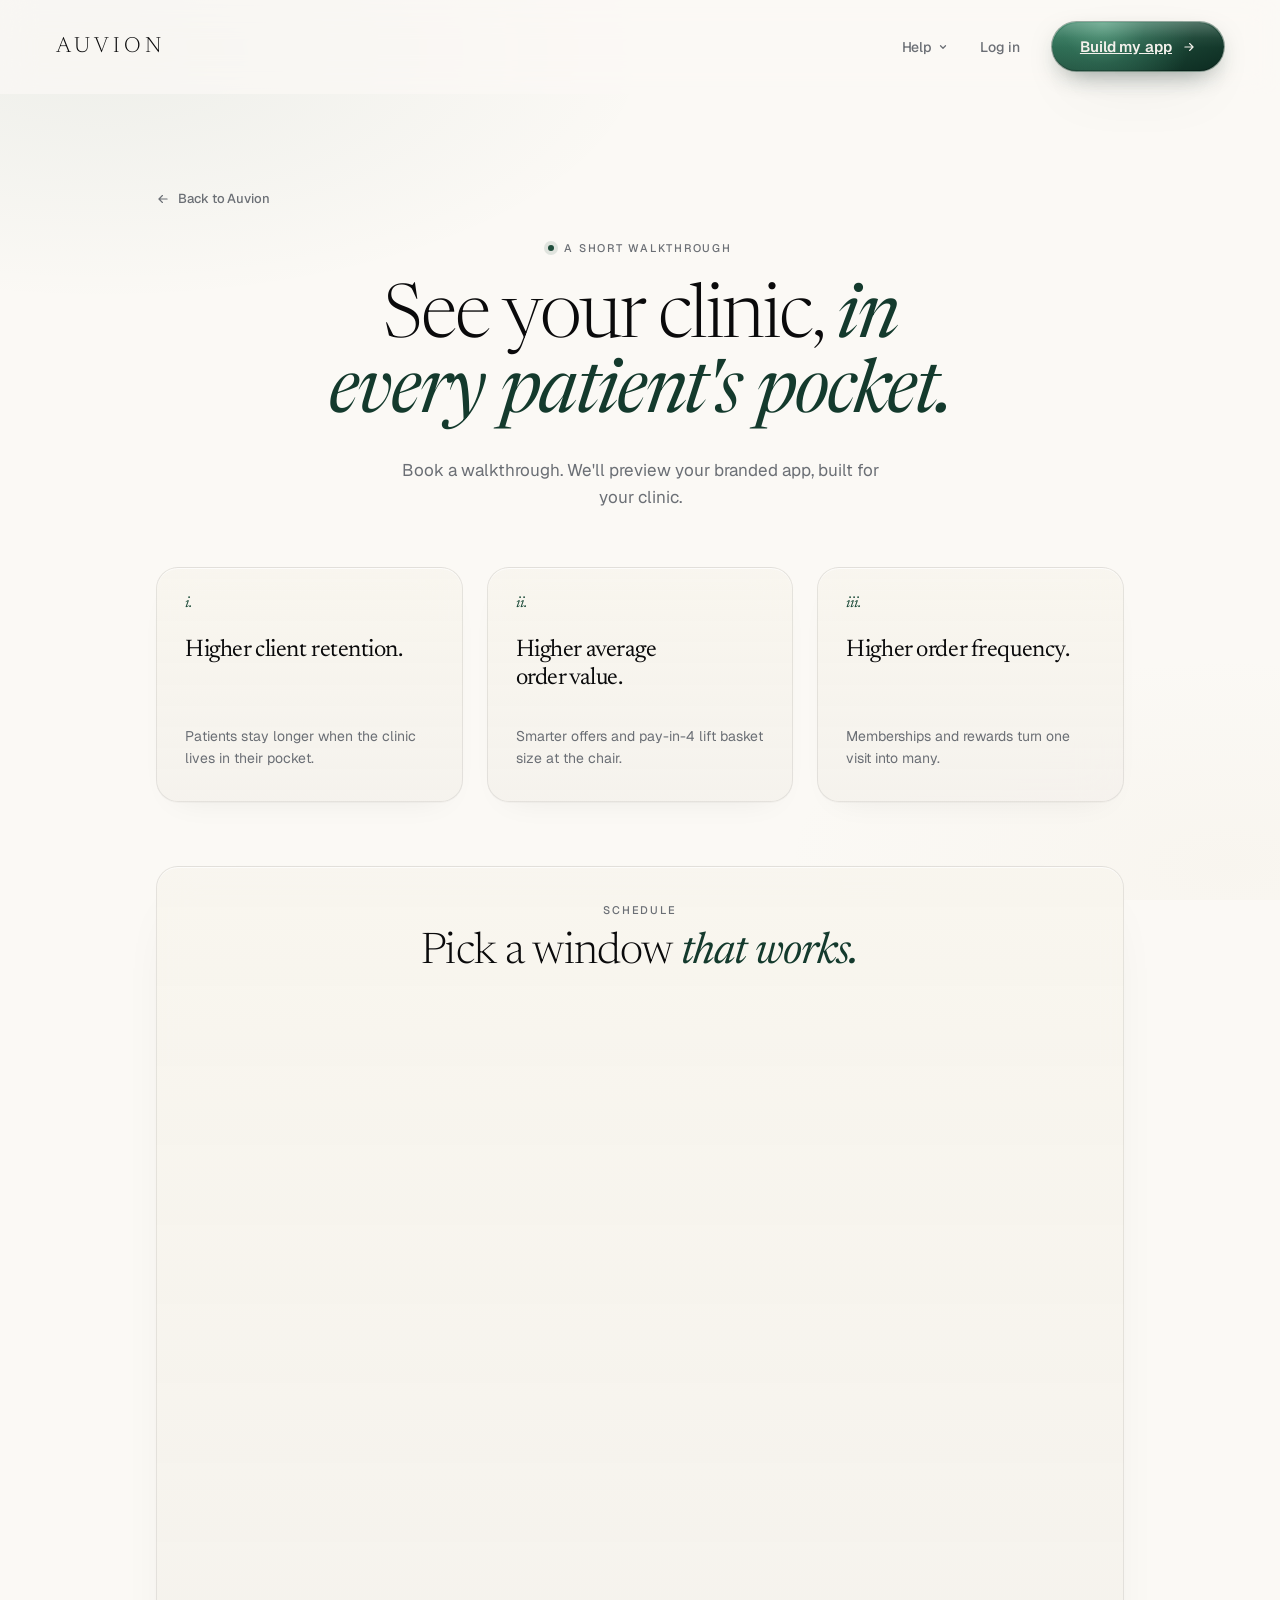
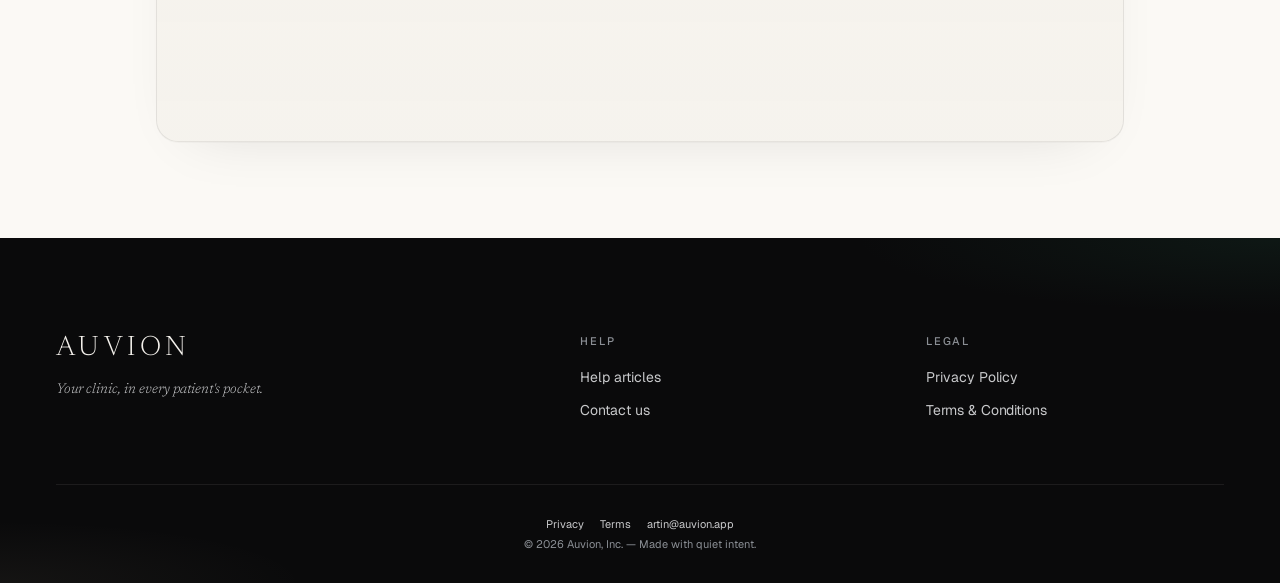
<file: build.html>
<!doctype html>
<html lang="en">
<head>
  <meta charset="utf-8" />
  <meta name="viewport" content="width=device-width, initial-scale=1" />
  <link rel="icon" type="image/png" sizes="32x32" href="assets/favicon-32.png" />
  <link rel="icon" type="image/png" sizes="16x16" href="assets/favicon-16.png" />
  <link rel="apple-touch-icon" href="assets/apple-touch-icon.png" />
  <title>Auvion — Build my app</title>
  <link rel="stylesheet" href="assets/auvion.css" />
  <link rel="stylesheet" href="assets/site.css" />
  <link rel="stylesheet" href="assets/legal.css" />
  <style>
    /* ───────────────────────── Build page ───────────────────────── */
    .build-page {
      padding: 96px 0 96px;
    }
    .build-shell {
      max-width: 1080px;
      margin: 0 auto;
      padding: 0 56px;
    }
    @media (max-width: 780px) { .build-shell { padding: 0 24px; } }

    .build-hero {
      text-align: center;
      max-width: 760px;
      margin: 0 auto 56px;
    }
    .build-hero .eyebrow {
      display: inline-flex;
      align-items: center;
      gap: 10px;
      margin-bottom: 28px;
    }
    .build-hero .eyebrow .lbl {
      font-family: var(--font-body);
      font-weight: 500;
      font-size: 11px;
      letter-spacing: 0.16em;
      text-transform: uppercase;
      color: var(--fg-3);
      line-height: 1;
    }
    .build-hero .eyebrow .dot {
      width: 6px;
      height: 6px;
      border-radius: 999px;
      background: var(--emerald-700);
      box-shadow: 0 0 0 4px rgba(31, 77, 59, 0.12);
      display: inline-block;
      flex: 0 0 6px;
    }
    .build-hero h1 {
      font-family: var(--font-display);
      font-weight: 300;
      font-size: clamp(44px, 5.8vw, 80px);
      line-height: 1.02;
      letter-spacing: -0.028em;
      color: var(--fg-1);
      margin: 0;
      text-wrap: balance;
    }
    .build-hero h1 em {
      font-style: italic;
      font-weight: 400;
      color: var(--emerald-800);
    }
    .build-hero .sub {
      margin: 24px auto 0;
      max-width: 560px;
      font-size: 17px;
      line-height: 1.6;
      color: var(--fg-3);
      text-wrap: pretty;
    }

    /* ── Three selling points ── */
    .selling {
      display: grid;
      grid-template-columns: repeat(3, 1fr);
      grid-template-rows: auto auto auto;
      gap: 18px 24px;
      max-width: 1080px;
      margin: 0 auto 64px;
    }
    .selling .sp {
      display: grid;
      grid-template-rows: subgrid;
      grid-row: span 3;
      padding: 28px 28px 32px;
      background:
        linear-gradient(180deg, rgba(248, 245, 238, 0.92), rgba(244, 241, 236, 0.88));
      backdrop-filter: blur(20px) saturate(140%);
      -webkit-backdrop-filter: blur(20px) saturate(140%);
      border: 1px solid var(--border-default);
      border-radius: 22px;
      box-shadow:
        inset 0 1px 0 rgba(255, 255, 255, 0.7),
        0 1px 1px rgba(10, 10, 11, 0.03),
        0 14px 32px -22px rgba(10, 10, 11, 0.10);
    }
    .selling .sp .num {
      font-family: var(--font-display);
      font-style: italic;
      font-weight: 400;
      font-size: 15px;
      color: var(--emerald-700);
      align-self: end;
    }
    .selling .sp h3 {
      font-family: var(--font-display);
      font-weight: 400;
      font-size: 24px;
      letter-spacing: -0.018em;
      color: var(--fg-1);
      margin: 8px 0 0;
      line-height: 1.15;
      text-wrap: balance;
      align-self: start;
    }
    .selling .sp p {
      font-size: 14px;
      line-height: 1.6;
      color: var(--fg-3);
      margin: 14px 0 0;
      text-wrap: pretty;
      align-self: start;
    }
    @media (max-width: 860px) {
      .selling { grid-template-columns: 1fr; grid-template-rows: auto; }
      .selling .sp { grid-row: auto; grid-template-rows: auto; }
    }

    /* ── Calendly embed card ── */
    .calendly-wrap {
      max-width: 1080px;
      margin: 0 auto;
      padding: 36px clamp(20px, 3vw, 40px);
      background:
        linear-gradient(180deg, rgba(248, 245, 238, 0.92), rgba(244, 241, 236, 0.88));
      backdrop-filter: blur(20px) saturate(140%);
      -webkit-backdrop-filter: blur(20px) saturate(140%);
      border: 1px solid var(--border-default);
      border-radius: 22px;
      box-shadow:
        inset 0 1px 0 rgba(255, 255, 255, 0.7),
        0 1px 1px rgba(10, 10, 11, 0.03),
        0 22px 60px -36px rgba(10, 10, 11, 0.14);
    }
    .calendly-wrap .label {
      font-family: var(--font-body);
      font-weight: 500;
      font-size: 11px;
      letter-spacing: 0.16em;
      text-transform: uppercase;
      color: var(--fg-3);
      text-align: center;
    }
    .calendly-wrap h2 {
      font-family: var(--font-display);
      font-weight: 300;
      font-size: clamp(28px, 3.4vw, 44px);
      line-height: 1.05;
      letter-spacing: -0.022em;
      color: var(--fg-1);
      margin: 14px 0 28px;
      text-align: center;
      text-wrap: balance;
    }
    .calendly-wrap h2 em {
      font-style: italic;
      font-weight: 400;
      color: var(--emerald-800);
    }

    .calendly-inline-widget {
      min-width: 320px;
      width: 100%;
      height: 700px;
      border-radius: 16px;
      overflow: hidden;
      background: transparent;
      mix-blend-mode: multiply;
    }
    /* iframe Calendly injects — kill its own white surround */
    .calendly-inline-widget iframe {
      background: transparent !important;
      border-radius: 16px;
    }

    /* fallback button when iframe blocked */
    .calendly-fallback {
      text-align: center;
      padding: 60px 20px;
      color: var(--fg-3);
      font-size: 15px;
      line-height: 1.6;
    }
    .calendly-fallback a {
      display: inline-flex;
      margin-top: 20px;
    }
  </style>
</head>
<body>

<!-- NAV (same shell) -->
<header class="nav" id="nav">
  <div class="shell nav-inner">
    <a href="index.html" class="nav-logo"><span>AUVION</span></a>
    <nav class="nav-right">
      <div class="has-menu">
        <a class="nav-link" href="https://intercom.help/patient-app-54dd6527d833/en/" target="_blank" rel="noopener" aria-haspopup="true">
          Help
          <svg class="chev" viewBox="0 0 12 12" fill="none" stroke="currentColor" stroke-width="1.5" stroke-linecap="round" stroke-linejoin="round" aria-hidden="true"><path d="M3 4.5 L6 7.5 L9 4.5"/></svg>
        </a>
        <div class="menu" role="menu">
          <a href="https://intercom.help/patient-app-54dd6527d833/en/" target="_blank" rel="noopener" role="menuitem">
            <svg viewBox="0 0 16 16" fill="none" stroke="currentColor" stroke-width="1.4" stroke-linecap="round" stroke-linejoin="round" aria-hidden="true"><path d="M3 3 H13 V13 H3 Z"/><path d="M5.5 6 H10.5 M5.5 8.5 H9 M5.5 11 H8"/></svg>
            <span>Help articles<span class="menu-meta">Guides, walkthroughs, FAQs</span></span>
          </a>
          <a href="contact.html" role="menuitem">
            <svg viewBox="0 0 16 16" fill="none" stroke="currentColor" stroke-width="1.4" stroke-linecap="round" stroke-linejoin="round" aria-hidden="true"><path d="M2.5 4 H13.5 V12 H2.5 Z"/><path d="M2.5 4 L8 8.5 L13.5 4"/></svg>
            <span>Contact us<span class="menu-meta">artin@auvion.app</span></span>
          </a>
        </div>
      </div>
      <a class="nav-link" href="https://admin.auvion.app" target="_blank" rel="noopener">Log in</a>
      <a class="auvion-cta" href="build.html">
        <span>Build my app</span>
        <svg width="14" height="14" viewBox="0 0 24 24" fill="none" stroke="currentColor" stroke-width="2" stroke-linecap="round" stroke-linejoin="round" aria-hidden="true"><path d="M5 12h14M13 6l6 6-6 6"/></svg>
      </a>
    </nav>
  </div>
</header>

<!-- PAGE -->
<section class="build-page">
  <div class="build-shell">

    <a class="legal-back" href="index.html">
      <svg viewBox="0 0 24 24" fill="none" stroke="currentColor" stroke-width="2" stroke-linecap="round" stroke-linejoin="round" aria-hidden="true"><path d="M19 12H5M11 18l-6-6 6-6"/></svg>
      Back to Auvion
    </a>

    <div class="build-hero">
      <div class="eyebrow">
        <span class="dot"></span>
        <span class="lbl">A short walkthrough</span>
      </div>
      <h1>See your clinic, <em>in every patient's pocket.</em></h1>
      <p class="sub">Book a walkthrough. We'll preview your branded app, built for your clinic.</p>
    </div>

    <!-- Three selling points -->
    <div class="selling">
      <div class="sp">
        <div class="num">i.</div>
        <h3>Higher client retention.</h3>
        <p>Patients stay longer when the clinic lives in their pocket.</p>
      </div>
      <div class="sp">
        <div class="num">ii.</div>
        <h3>Higher average order value.</h3>
        <p>Smarter offers and pay-in-4 lift basket size at the chair.</p>
      </div>
      <div class="sp">
        <div class="num">iii.</div>
        <h3>Higher order frequency.</h3>
        <p>Memberships and rewards turn one visit into many.</p>
      </div>
    </div>

    <!-- Calendly embed -->
    <div class="calendly-wrap">
      <div class="label">Schedule</div>
      <h2>Pick a window <em>that works.</em></h2>

      <div class="calendly-inline-widget" data-url="https://calendly.com/artin-auvion/60min?primary_color=1f4d3b&background_color=fbf9f5&text_color=0a0a0b&hide_gdpr_banner=1"></div>

      <noscript>
        <div class="calendly-fallback">
          Calendly requires JavaScript to load.<br/>
          <a class="auvion-cta" href="https://calendly.com/artin-auvion/60min" target="_blank" rel="noopener">
            <span>Open Calendly</span>
            <svg width="14" height="14" viewBox="0 0 24 24" fill="none" stroke="currentColor" stroke-width="2" stroke-linecap="round" stroke-linejoin="round" aria-hidden="true"><path d="M5 12h14M13 6l6 6-6 6"/></svg>
          </a>
        </div>
      </noscript>
    </div>

  </div>
</section>

<!-- FOOTER -->
<footer class="footer">
  <div class="shell">
    <div class="footer-grid">
      <div>
        <div class="footer-brand">AUVION</div>
        <p class="footer-tag">Your clinic, in every patient's pocket.</p>
      </div>
      <div class="footer-col">
        <h4>Help</h4>
        <ul>
          <li><a href="https://intercom.help/patient-app-54dd6527d833/en/" target="_blank" rel="noopener">Help articles</a></li>
          <li><a href="contact.html">Contact us</a></li>
        </ul>
      </div>
      <div class="footer-col">
        <h4>Legal</h4>
        <ul>
          <li><a href="privacy.html">Privacy Policy</a></li>
          <li><a href="terms.html">Terms &amp; Conditions</a></li>
        </ul>
      </div>
    </div>

    <div class="legal">
      <div class="legal-right">
        <div class="links">
          <a href="privacy.html">Privacy</a>
          <a href="terms.html">Terms</a>
          <a href="mailto:artin@auvion.app">artin@auvion.app</a>
        </div>
        <div>© 2026 Auvion, Inc. — Made with quiet intent.</div>
      </div>
    </div>
  </div>
</footer>

<!-- Calendly widget script -->
<link href="https://assets.calendly.com/assets/external/widget.css" rel="stylesheet">
<script src="https://assets.calendly.com/assets/external/widget.js" async></script>

<script>
  // Sticky-nav border
  const nav = document.getElementById('nav');
  const onScroll = () => nav.classList.toggle('is-scrolled', window.scrollY > 8);
  onScroll();
  window.addEventListener('scroll', onScroll, { passive: true });

  // CTA sheen
  for (const btn of document.querySelectorAll('.auvion-cta')) {
    btn.addEventListener('pointermove', (e) => {
      const r = btn.getBoundingClientRect();
      btn.style.setProperty('--mx', ((e.clientX - r.left) / r.width * 100) + '%');
      btn.style.setProperty('--my', ((e.clientY - r.top) / r.height * 100) + '%');
    });
    btn.addEventListener('pointerleave', () => {
      btn.style.setProperty('--mx', '30%');
      btn.style.setProperty('--my', '0%');
    });
  }
</script>

</body>
</html>
</file>
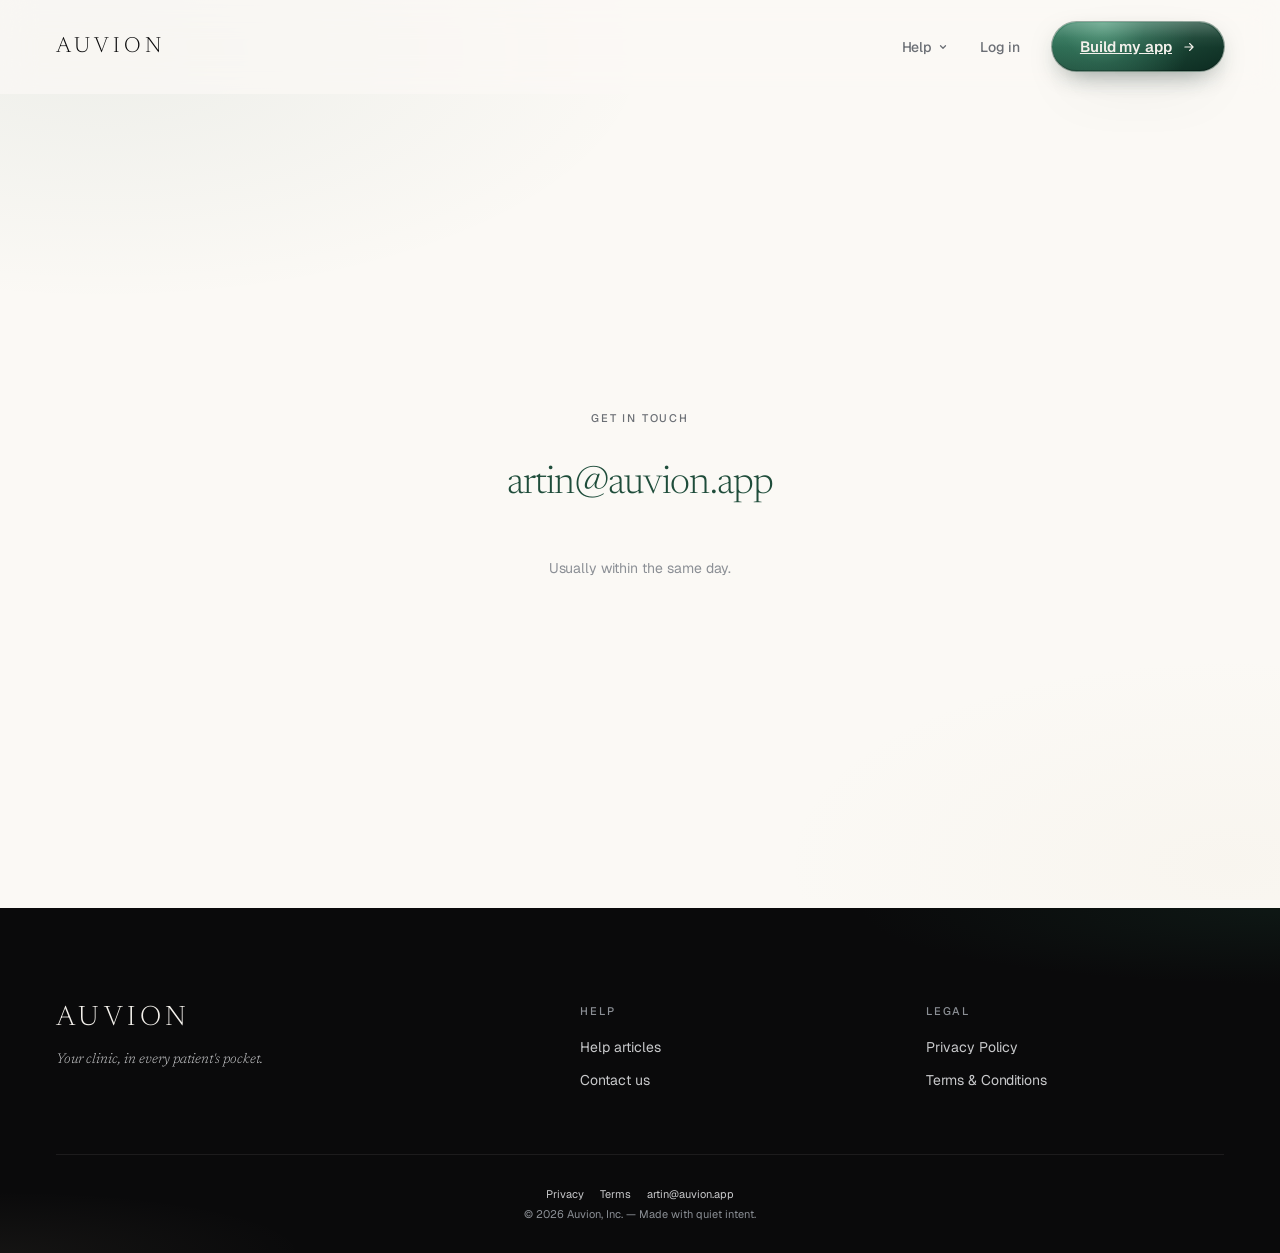
<file: contact.html>
<!doctype html>
<html lang="en">
<head>
  <meta charset="utf-8" />
  <meta name="viewport" content="width=device-width, initial-scale=1" />
  <link rel="icon" type="image/png" sizes="32x32" href="assets/favicon-32.png" />
  <link rel="icon" type="image/png" sizes="16x16" href="assets/favicon-16.png" />
  <link rel="apple-touch-icon" href="assets/apple-touch-icon.png" />
  <title>Auvion — Contact</title>
  <link rel="stylesheet" href="assets/auvion.css" />
  <link rel="stylesheet" href="assets/site.css" />
  <link rel="stylesheet" href="assets/legal.css" />
  <style>
    /* Contact — deliberate emptiness, email floating in the middle */
    .contact-stage {
      min-height: calc(100vh - 86px); /* viewport minus nav */
      display: flex;
      flex-direction: column;
      align-items: center;
      justify-content: center;
      text-align: center;
      padding: 160px 24px;
    }
    .contact-stage .eyebrow {
      display: inline-block;
      margin-bottom: 40px;
    }
    .contact-stage .ask {
      font-family: var(--font-display);
      font-weight: 300;
      font-size: clamp(28px, 3.6vw, 44px);
      line-height: 1.1;
      letter-spacing: -0.022em;
      color: var(--fg-3);
      margin: 0 0 28px;
    }
    .contact-stage .ask em {
      font-style: italic;
      font-weight: 400;
      color: var(--fg-2);
    }
    .contact-stage .email {
      font-family: var(--font-display);
      font-weight: 300;
      font-size: clamp(22px, 3vw, 38px);
      line-height: 1;
      letter-spacing: -0.022em;
      color: var(--emerald-700);
      text-decoration: none;
      transition: color 220ms var(--ease-out);
      display: inline-block;
    }
    .contact-stage .email:hover { color: var(--emerald-800); }
    .contact-stage .note {
      margin-top: 56px;
      font-family: var(--font-body);
      font-size: 14px;
      color: var(--fg-4);
      letter-spacing: -0.003em;
    }
  </style>
</head>
<body>

<!-- NAV — same as home -->
<header class="nav" id="nav">
  <div class="shell nav-inner">
    <a href="index.html" class="nav-logo"><span>AUVION</span></a>
    <nav class="nav-right">
      <div class="has-menu">
        <a class="nav-link" href="https://intercom.help/patient-app-54dd6527d833/en/" target="_blank" rel="noopener" aria-haspopup="true">
          Help
          <svg class="chev" viewBox="0 0 12 12" fill="none" stroke="currentColor" stroke-width="1.5" stroke-linecap="round" stroke-linejoin="round" aria-hidden="true"><path d="M3 4.5 L6 7.5 L9 4.5"/></svg>
        </a>
        <div class="menu" role="menu">
          <a href="https://intercom.help/patient-app-54dd6527d833/en/" target="_blank" rel="noopener" role="menuitem">
            <svg viewBox="0 0 16 16" fill="none" stroke="currentColor" stroke-width="1.4" stroke-linecap="round" stroke-linejoin="round" aria-hidden="true"><path d="M3 3 H13 V13 H3 Z"/><path d="M5.5 6 H10.5 M5.5 8.5 H9 M5.5 11 H8"/></svg>
            <span>Help articles<span class="menu-meta">Guides, walkthroughs, FAQs</span></span>
          </a>
          <a href="contact.html" role="menuitem">
            <svg viewBox="0 0 16 16" fill="none" stroke="currentColor" stroke-width="1.4" stroke-linecap="round" stroke-linejoin="round" aria-hidden="true"><path d="M2.5 4 H13.5 V12 H2.5 Z"/><path d="M2.5 4 L8 8.5 L13.5 4"/></svg>
            <span>Contact us<span class="menu-meta">artin@auvion.app</span></span>
          </a>
        </div>
      </div>
      <a class="nav-link" href="https://admin.auvion.app" target="_blank" rel="noopener">Log in</a>
      <a class="auvion-cta" href="build.html">
        <span>Build my app</span>
        <svg width="14" height="14" viewBox="0 0 24 24" fill="none" stroke="currentColor" stroke-width="2" stroke-linecap="round" stroke-linejoin="round" aria-hidden="true"><path d="M5 12h14M13 6l6 6-6 6"/></svg>
      </a>
    </nav>
  </div>
</header>

<!-- STAGE — empty space + email -->
<main class="contact-stage">
  <span class="eyebrow">Get in touch</span>
  <a class="email" href="mailto:artin@auvion.app">artin@auvion.app</a>
  <p class="note">Usually within the same day.</p>
</main>

<!-- FOOTER -->
<footer class="footer">
  <div class="shell">
    <div class="footer-grid">
      <div>
        <div class="footer-brand">AUVION</div>
        <p class="footer-tag">Your clinic, in every patient's pocket.</p>
      </div>
      <div class="footer-col">
        <h4>Help</h4>
        <ul>
          <li><a href="https://intercom.help/patient-app-54dd6527d833/en/" target="_blank" rel="noopener">Help articles</a></li>
          <li><a href="contact.html">Contact us</a></li>
        </ul>
      </div>
      <div class="footer-col">
        <h4>Legal</h4>
        <ul>
          <li><a href="privacy.html">Privacy Policy</a></li>
          <li><a href="terms.html">Terms &amp; Conditions</a></li>
        </ul>
      </div>
    </div>

    <div class="legal">
      <div class="legal-right">
        <div class="links">
          <a href="privacy.html">Privacy</a>
          <a href="terms.html">Terms</a>
          <a href="mailto:artin@auvion.app">artin@auvion.app</a>
        </div>
        <div>© 2026 Auvion, Inc. — Made with quiet intent.</div>
      </div>
    </div>
  </div>
</footer>

<script>
  const nav = document.getElementById('nav');
  const onScroll = () => nav.classList.toggle('is-scrolled', window.scrollY > 8);
  onScroll();
  window.addEventListener('scroll', onScroll, { passive: true });
  for (const btn of document.querySelectorAll('.auvion-cta')) {
    btn.addEventListener('pointermove', (e) => {
      const r = btn.getBoundingClientRect();
      btn.style.setProperty('--mx', ((e.clientX - r.left) / r.width * 100) + '%');
      btn.style.setProperty('--my', ((e.clientY - r.top) / r.height * 100) + '%');
    });
    btn.addEventListener('pointerleave', () => {
      btn.style.setProperty('--mx', '30%');
      btn.style.setProperty('--my', '0%');
    });
  }
</script>

</body>
</html>
</file>
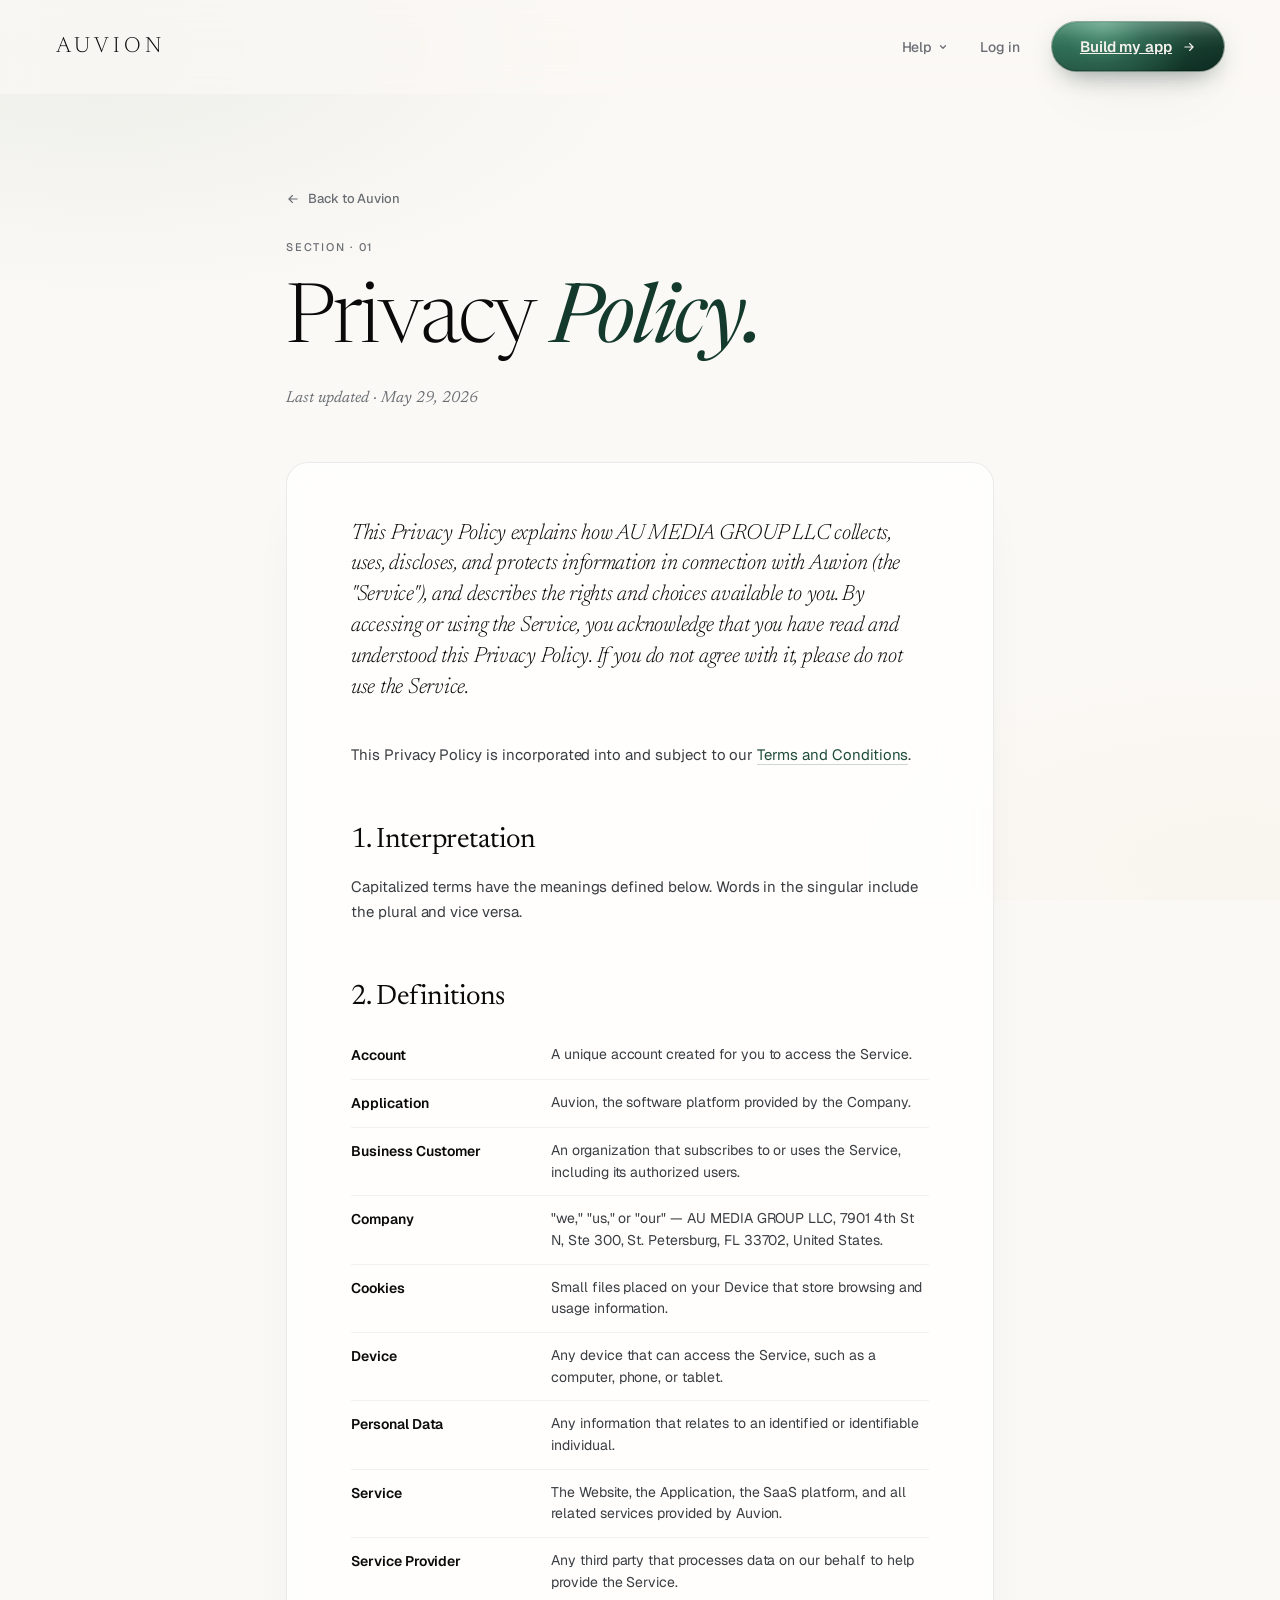
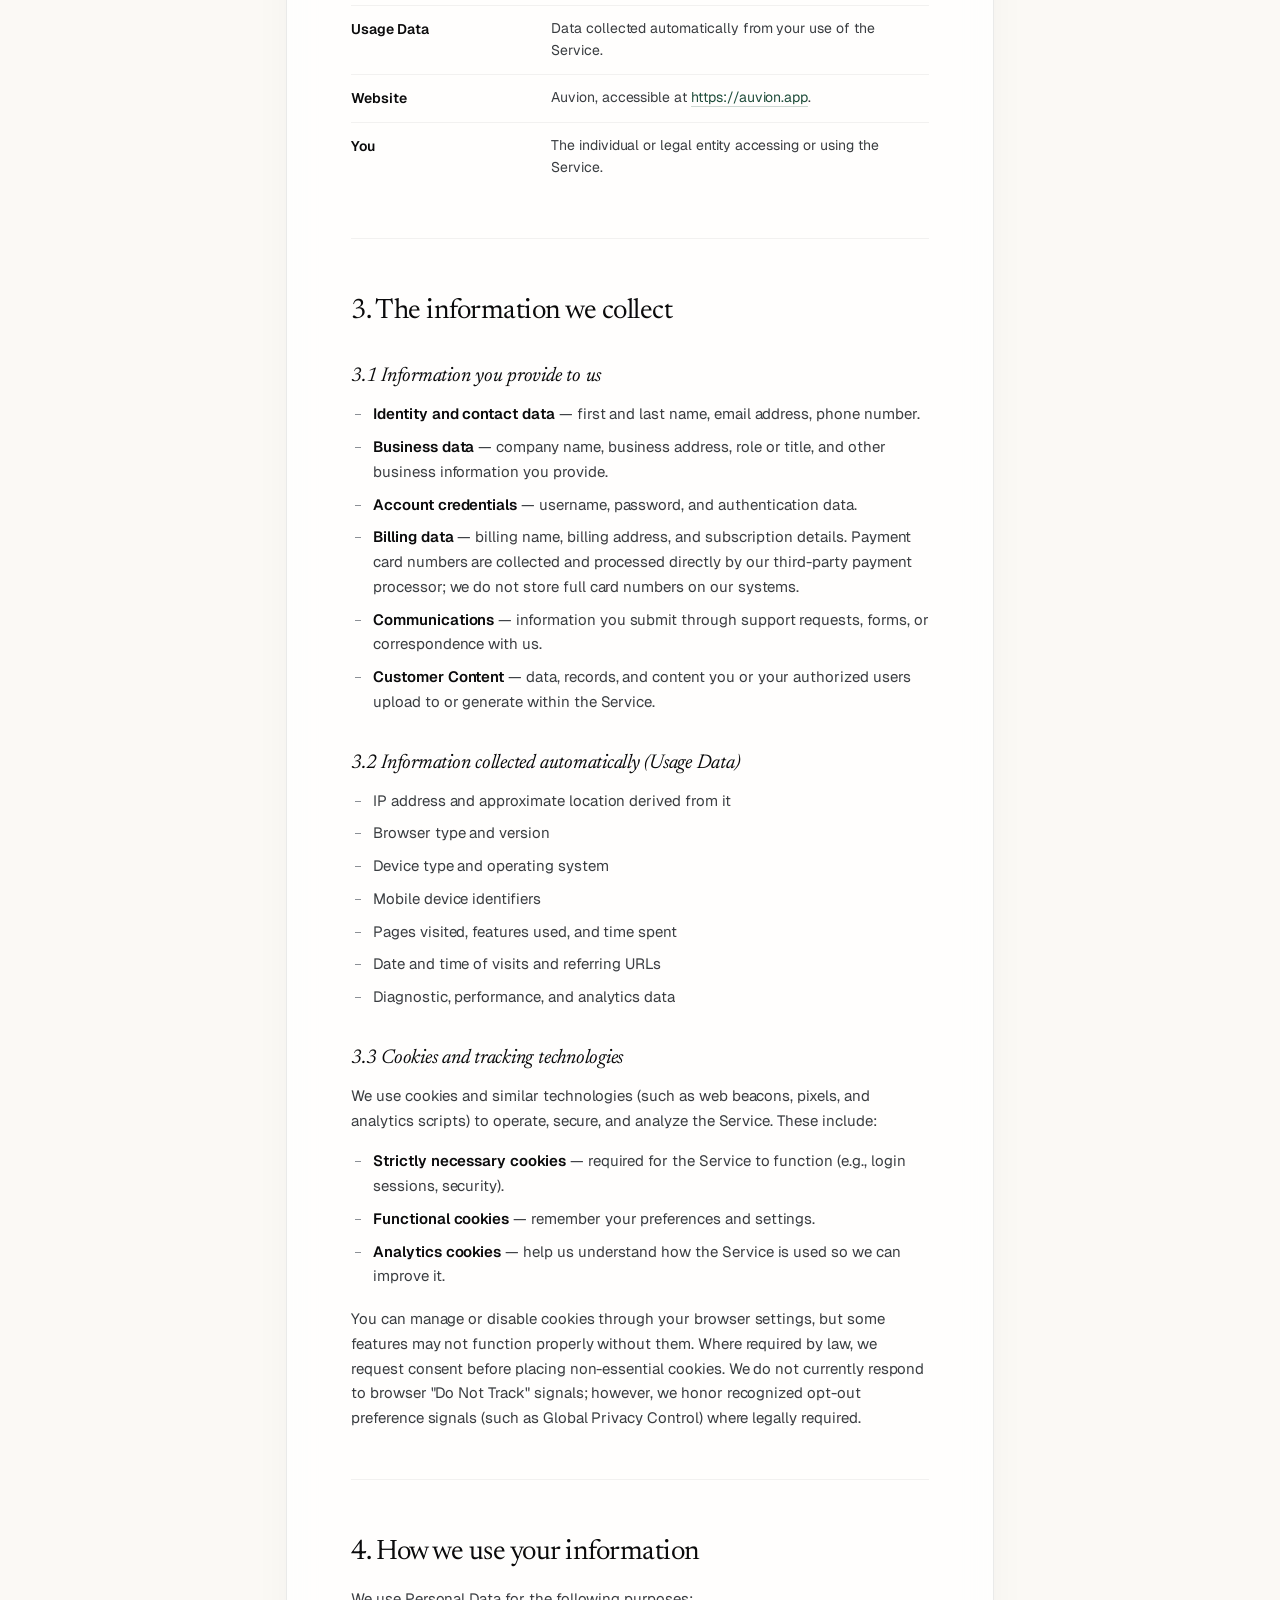
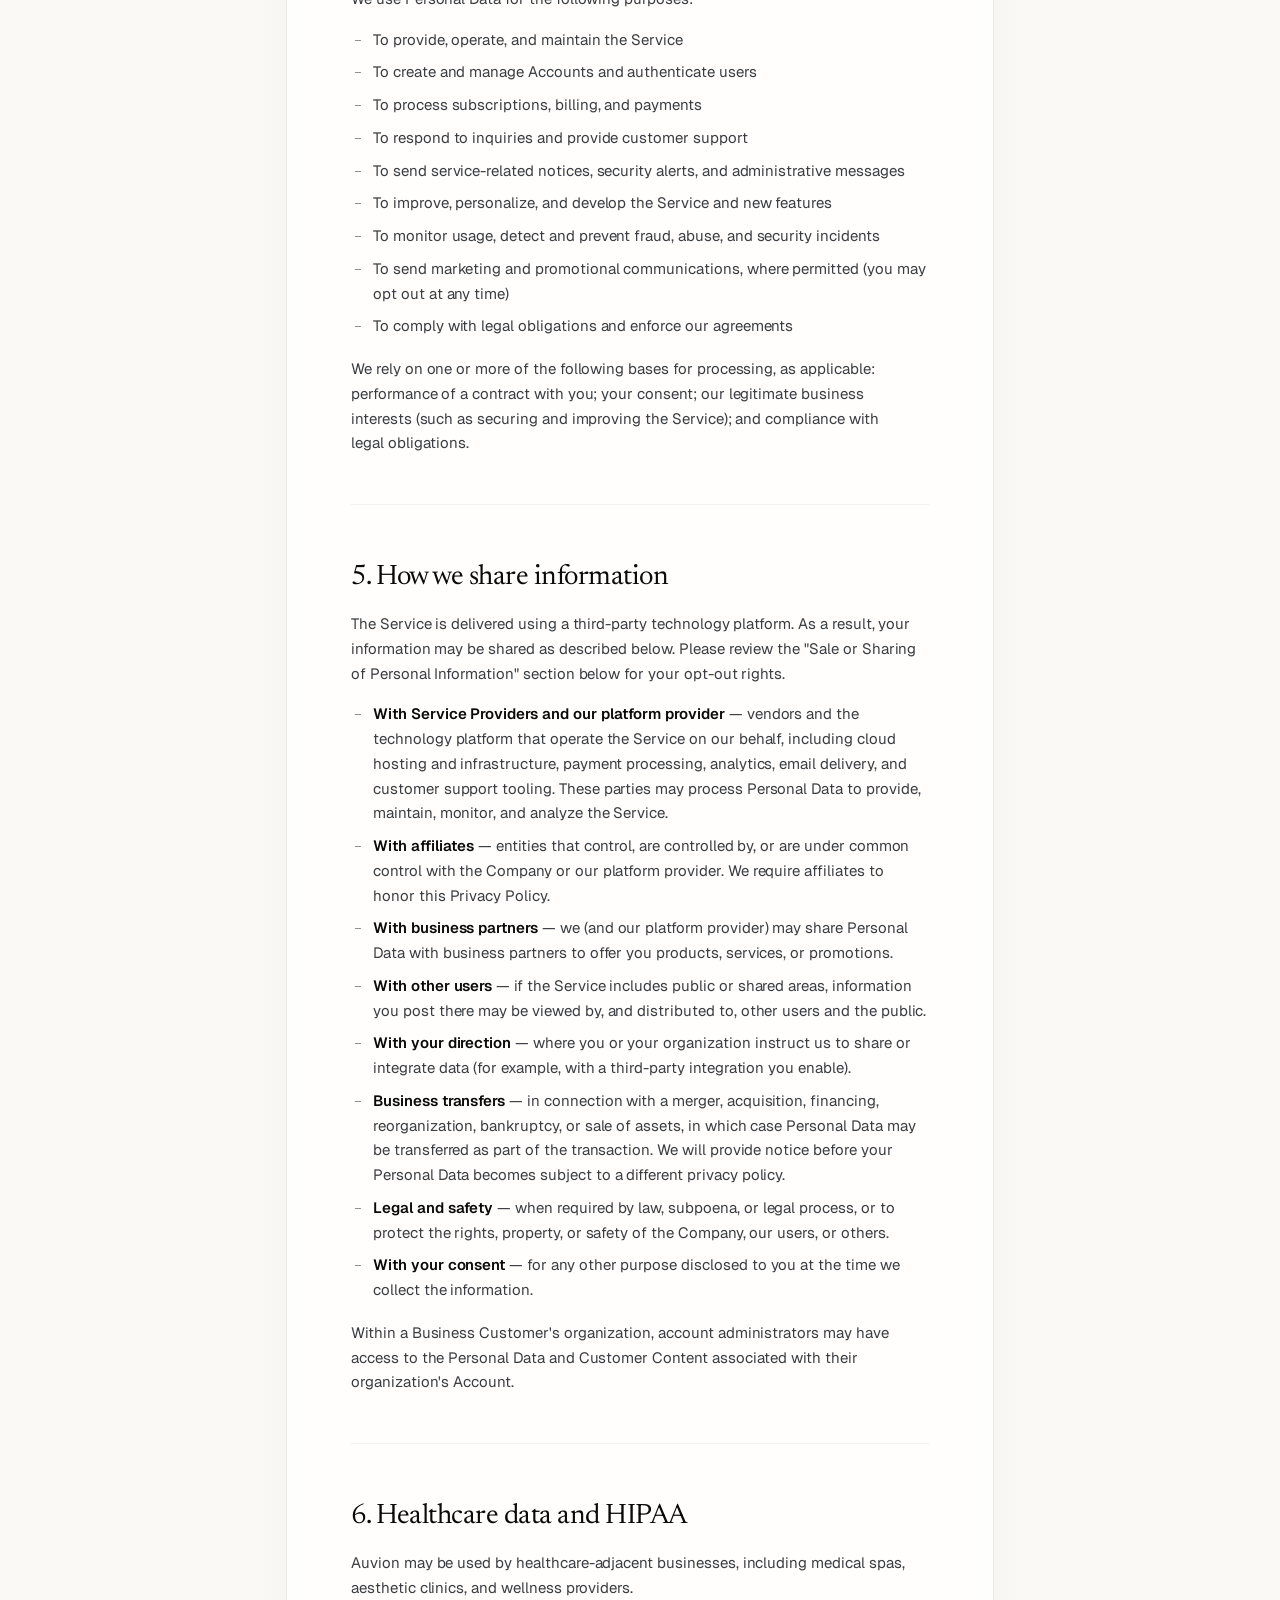
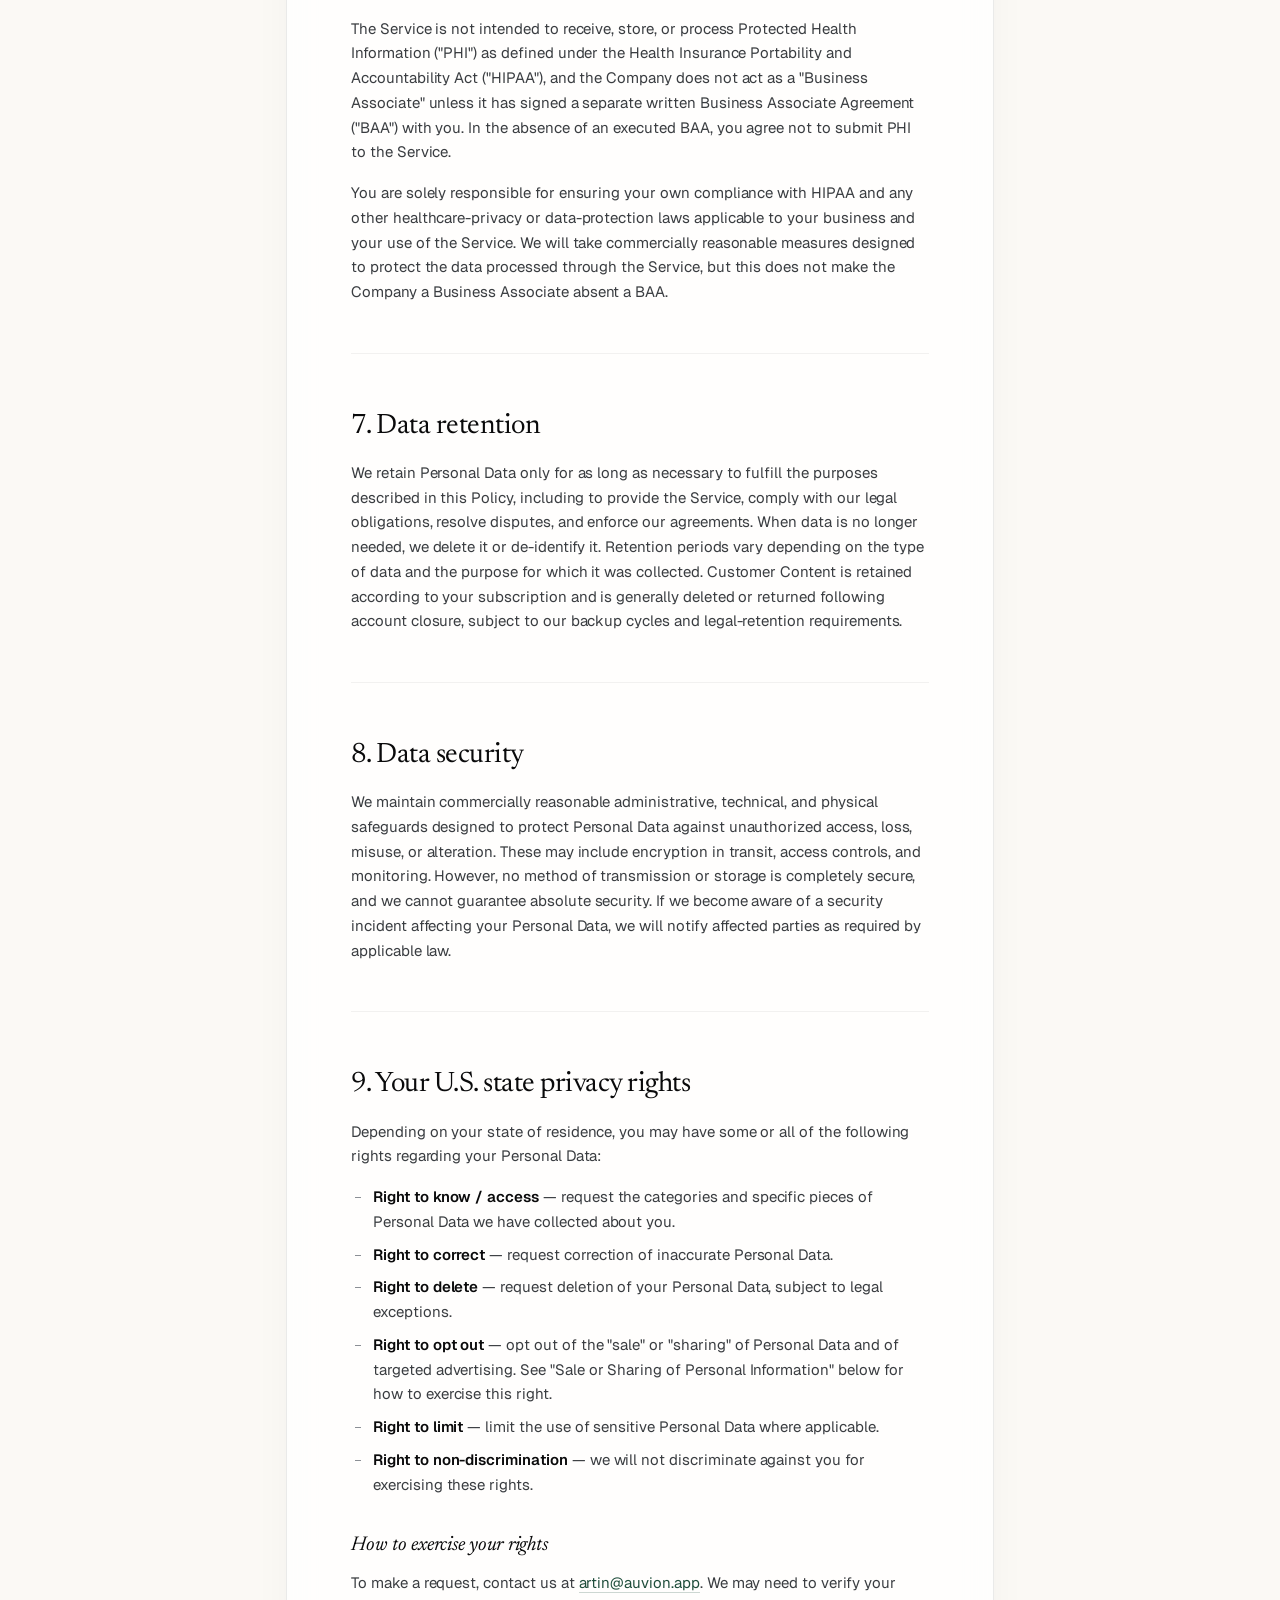
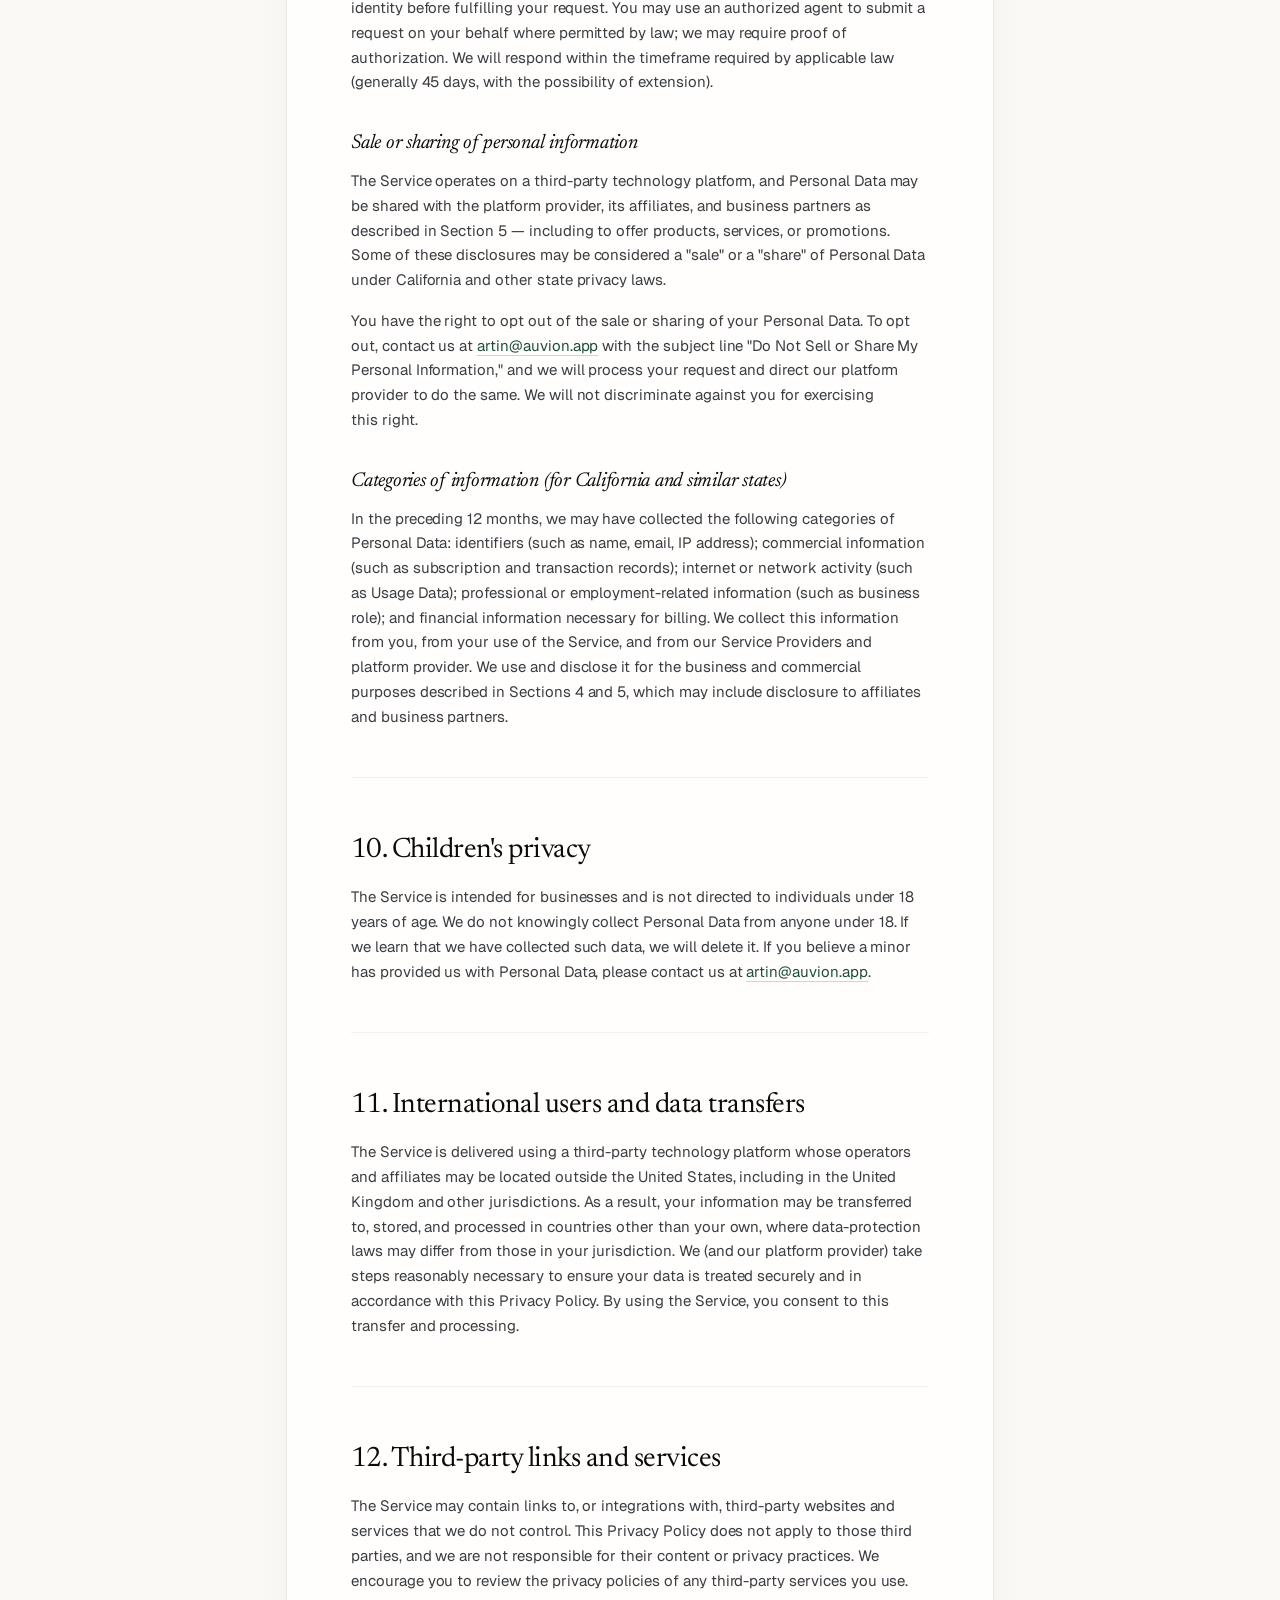
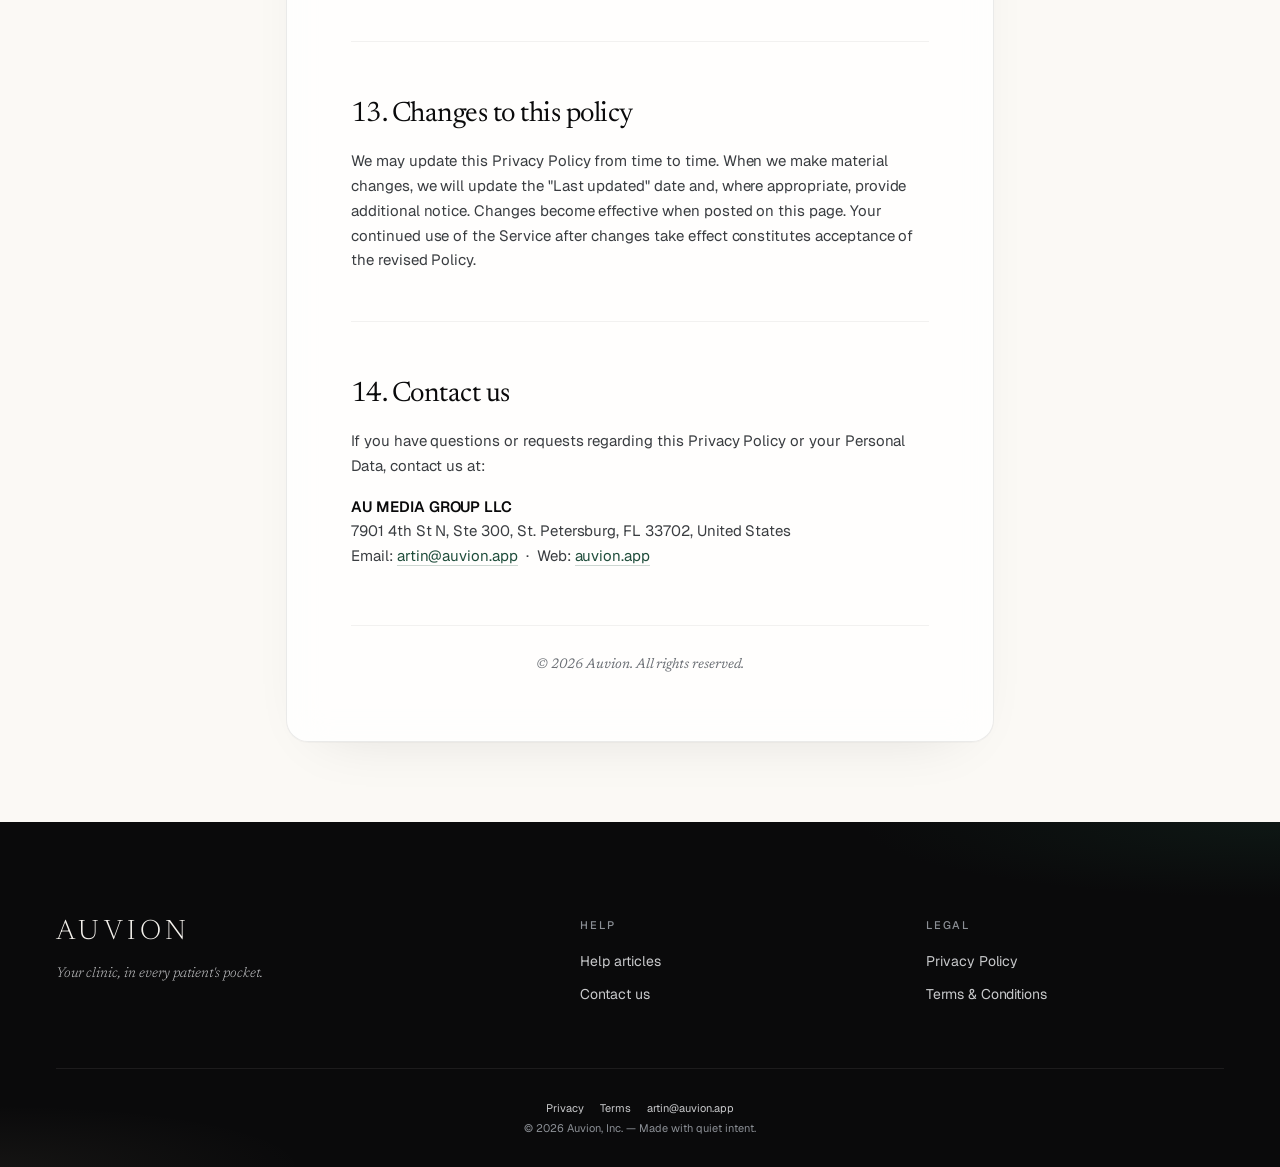
<file: privacy.html>
<!doctype html>
<html lang="en">
<head>
  <meta charset="utf-8" />
  <meta name="viewport" content="width=device-width, initial-scale=1" />
  <link rel="icon" type="image/png" sizes="32x32" href="assets/favicon-32.png" />
  <link rel="icon" type="image/png" sizes="16x16" href="assets/favicon-16.png" />
  <link rel="apple-touch-icon" href="assets/apple-touch-icon.png" />
  <title>Auvion — Privacy Policy</title>
  <link rel="stylesheet" href="assets/auvion.css" />
  <link rel="stylesheet" href="assets/site.css" />
  <link rel="stylesheet" href="assets/legal.css?v=2" />
</head>
<body>

<!-- NAV -->
<header class="nav" id="nav">
  <div class="shell nav-inner">
    <a href="index.html" class="nav-logo">
      <span>AUVION</span>
    </a>
    <nav class="nav-right">
      <div class="has-menu">
        <a class="nav-link" href="https://intercom.help/patient-app-54dd6527d833/en/" target="_blank" rel="noopener" aria-haspopup="true">
          Help
          <svg class="chev" viewBox="0 0 12 12" fill="none" stroke="currentColor" stroke-width="1.5" stroke-linecap="round" stroke-linejoin="round" aria-hidden="true"><path d="M3 4.5 L6 7.5 L9 4.5"/></svg>
        </a>
        <div class="menu" role="menu">
          <a href="https://intercom.help/patient-app-54dd6527d833/en/" target="_blank" rel="noopener" role="menuitem">
            <svg viewBox="0 0 16 16" fill="none" stroke="currentColor" stroke-width="1.4" stroke-linecap="round" stroke-linejoin="round" aria-hidden="true">
              <path d="M3 3 H13 V13 H3 Z"/><path d="M5.5 6 H10.5 M5.5 8.5 H9 M5.5 11 H8"/>
            </svg>
            <span>Help articles<span class="menu-meta">Guides, walkthroughs, FAQs</span></span>
          </a>
          <a href="contact.html" role="menuitem">
            <svg viewBox="0 0 16 16" fill="none" stroke="currentColor" stroke-width="1.4" stroke-linecap="round" stroke-linejoin="round" aria-hidden="true">
              <path d="M2.5 4 H13.5 V12 H2.5 Z"/><path d="M2.5 4 L8 8.5 L13.5 4"/>
            </svg>
            <span>Contact us<span class="menu-meta">artin@auvion.app</span></span>
          </a>
        </div>
      </div>
      <a class="nav-link" href="https://admin.auvion.app" target="_blank" rel="noopener">Log in</a>
      <a class="auvion-cta" href="build.html">
        <span>Build my app</span>
        <svg width="14" height="14" viewBox="0 0 24 24" fill="none" stroke="currentColor" stroke-width="2" stroke-linecap="round" stroke-linejoin="round" aria-hidden="true"><path d="M5 12h14M13 6l6 6-6 6"/></svg>
      </a>
    </nav>
  </div>
</header>

<!-- PAGE -->
<section class="legal-page">
  <div class="legal-shell">

    <a class="legal-back" href="index.html">
      <svg viewBox="0 0 24 24" fill="none" stroke="currentColor" stroke-width="2" stroke-linecap="round" stroke-linejoin="round" aria-hidden="true"><path d="M19 12H5M11 18l-6-6 6-6"/></svg>
      Back to Auvion
    </a>

    <div class="legal-eyebrow">Section · 01</div>
    <h1 class="legal-title">Privacy <em>Policy.</em></h1>
    <p class="legal-updated">Last updated · May 29, 2026</p>

    <div class="legal-doc">

      <p class="lead">This Privacy Policy explains how AU MEDIA GROUP LLC collects, uses, discloses, and protects information in connection with Auvion (the "Service"), and describes the rights and choices available to you. By accessing or using the Service, you acknowledge that you have read and understood this Privacy Policy. If you do not agree with it, please do not use the Service.</p>
      <p>This Privacy Policy is incorporated into and subject to our <a href="terms.html">Terms and Conditions</a>.</p>

      <h2>1. Interpretation</h2>
      <p>Capitalized terms have the meanings defined below. Words in the singular include the plural and vice versa.</p>

      <h2>2. Definitions</h2>
      <dl>
        <div><dt>Account</dt><dd>A unique account created for you to access the Service.</dd></div>
        <div><dt>Application</dt><dd>Auvion, the software platform provided by the Company.</dd></div>
        <div><dt>Business Customer</dt><dd>An organization that subscribes to or uses the Service, including its authorized users.</dd></div>
        <div><dt>Company</dt><dd>"we," "us," or "our" — AU MEDIA GROUP LLC, 7901 4th St N, Ste 300, St. Petersburg, FL 33702, United States.</dd></div>
        <div><dt>Cookies</dt><dd>Small files placed on your Device that store browsing and usage information.</dd></div>
        <div><dt>Device</dt><dd>Any device that can access the Service, such as a computer, phone, or tablet.</dd></div>
        <div><dt>Personal Data</dt><dd>Any information that relates to an identified or identifiable individual.</dd></div>
        <div><dt>Service</dt><dd>The Website, the Application, the SaaS platform, and all related services provided by Auvion.</dd></div>
        <div><dt>Service Provider</dt><dd>Any third party that processes data on our behalf to help provide the Service.</dd></div>
        <div><dt>Usage Data</dt><dd>Data collected automatically from your use of the Service.</dd></div>
        <div><dt>Website</dt><dd>Auvion, accessible at <a href="https://auvion.app">https://auvion.app</a>.</dd></div>
        <div><dt>You</dt><dd>The individual or legal entity accessing or using the Service.</dd></div>
      </dl>

      <hr class="rule" />

      <h2>3. The information we collect</h2>

      <h3>3.1 Information you provide to us</h3>
      <ul>
        <li><strong>Identity and contact data</strong> — first and last name, email address, phone number.</li>
        <li><strong>Business data</strong> — company name, business address, role or title, and other business information you provide.</li>
        <li><strong>Account credentials</strong> — username, password, and authentication data.</li>
        <li><strong>Billing data</strong> — billing name, billing address, and subscription details. Payment card numbers are collected and processed directly by our third-party payment processor; we do not store full card numbers on our systems.</li>
        <li><strong>Communications</strong> — information you submit through support requests, forms, or correspondence with us.</li>
        <li><strong>Customer Content</strong> — data, records, and content you or your authorized users upload to or generate within the Service.</li>
      </ul>

      <h3>3.2 Information collected automatically (Usage Data)</h3>
      <ul>
        <li>IP address and approximate location derived from it</li>
        <li>Browser type and version</li>
        <li>Device type and operating system</li>
        <li>Mobile device identifiers</li>
        <li>Pages visited, features used, and time spent</li>
        <li>Date and time of visits and referring URLs</li>
        <li>Diagnostic, performance, and analytics data</li>
      </ul>

      <h3>3.3 Cookies and tracking technologies</h3>
      <p>We use cookies and similar technologies (such as web beacons, pixels, and analytics scripts) to operate, secure, and analyze the Service. These include:</p>
      <ul>
        <li><strong>Strictly necessary cookies</strong> — required for the Service to function (e.g., login sessions, security).</li>
        <li><strong>Functional cookies</strong> — remember your preferences and settings.</li>
        <li><strong>Analytics cookies</strong> — help us understand how the Service is used so we can improve it.</li>
      </ul>
      <p>You can manage or disable cookies through your browser settings, but some features may not function properly without them. Where required by law, we request consent before placing non-essential cookies. We do not currently respond to browser "Do Not Track" signals; however, we honor recognized opt-out preference signals (such as Global Privacy Control) where legally required.</p>

      <hr class="rule" />

      <h2>4. How we use your information</h2>
      <p>We use Personal Data for the following purposes:</p>
      <ul>
        <li>To provide, operate, and maintain the Service</li>
        <li>To create and manage Accounts and authenticate users</li>
        <li>To process subscriptions, billing, and payments</li>
        <li>To respond to inquiries and provide customer support</li>
        <li>To send service-related notices, security alerts, and administrative messages</li>
        <li>To improve, personalize, and develop the Service and new features</li>
        <li>To monitor usage, detect and prevent fraud, abuse, and security incidents</li>
        <li>To send marketing and promotional communications, where permitted (you may opt out at any time)</li>
        <li>To comply with legal obligations and enforce our agreements</li>
      </ul>
      <p>We rely on one or more of the following bases for processing, as applicable: performance of a contract with you; your consent; our legitimate business interests (such as securing and improving the Service); and compliance with legal obligations.</p>

      <hr class="rule" />

      <h2>5. How we share information</h2>
      <p>The Service is delivered using a third-party technology platform. As a result, your information may be shared as described below. Please review the "Sale or Sharing of Personal Information" section below for your opt-out rights.</p>
      <ul>
        <li><strong>With Service Providers and our platform provider</strong> — vendors and the technology platform that operate the Service on our behalf, including cloud hosting and infrastructure, payment processing, analytics, email delivery, and customer support tooling. These parties may process Personal Data to provide, maintain, monitor, and analyze the Service.</li>
        <li><strong>With affiliates</strong> — entities that control, are controlled by, or are under common control with the Company or our platform provider. We require affiliates to honor this Privacy Policy.</li>
        <li><strong>With business partners</strong> — we (and our platform provider) may share Personal Data with business partners to offer you products, services, or promotions.</li>
        <li><strong>With other users</strong> — if the Service includes public or shared areas, information you post there may be viewed by, and distributed to, other users and the public.</li>
        <li><strong>With your direction</strong> — where you or your organization instruct us to share or integrate data (for example, with a third-party integration you enable).</li>
        <li><strong>Business transfers</strong> — in connection with a merger, acquisition, financing, reorganization, bankruptcy, or sale of assets, in which case Personal Data may be transferred as part of the transaction. We will provide notice before your Personal Data becomes subject to a different privacy policy.</li>
        <li><strong>Legal and safety</strong> — when required by law, subpoena, or legal process, or to protect the rights, property, or safety of the Company, our users, or others.</li>
        <li><strong>With your consent</strong> — for any other purpose disclosed to you at the time we collect the information.</li>
      </ul>
      <p>Within a Business Customer's organization, account administrators may have access to the Personal Data and Customer Content associated with their organization's Account.</p>

      <hr class="rule" />

      <h2>6. Healthcare data and HIPAA</h2>
      <p>Auvion may be used by healthcare-adjacent businesses, including medical spas, aesthetic clinics, and wellness providers.</p>
      <p>The Service is not intended to receive, store, or process Protected Health Information ("PHI") as defined under the Health Insurance Portability and Accountability Act ("HIPAA"), and the Company does not act as a "Business Associate" unless it has signed a separate written Business Associate Agreement ("BAA") with you. In the absence of an executed BAA, you agree not to submit PHI to the Service.</p>
      <p>You are solely responsible for ensuring your own compliance with HIPAA and any other healthcare-privacy or data-protection laws applicable to your business and your use of the Service. We will take commercially reasonable measures designed to protect the data processed through the Service, but this does not make the Company a Business Associate absent a BAA.</p>

      <hr class="rule" />

      <h2>7. Data retention</h2>
      <p>We retain Personal Data only for as long as necessary to fulfill the purposes described in this Policy, including to provide the Service, comply with our legal obligations, resolve disputes, and enforce our agreements. When data is no longer needed, we delete it or de-identify it. Retention periods vary depending on the type of data and the purpose for which it was collected. Customer Content is retained according to your subscription and is generally deleted or returned following account closure, subject to our backup cycles and legal-retention requirements.</p>

      <hr class="rule" />

      <h2>8. Data security</h2>
      <p>We maintain commercially reasonable administrative, technical, and physical safeguards designed to protect Personal Data against unauthorized access, loss, misuse, or alteration. These may include encryption in transit, access controls, and monitoring. However, no method of transmission or storage is completely secure, and we cannot guarantee absolute security. If we become aware of a security incident affecting your Personal Data, we will notify affected parties as required by applicable law.</p>

      <hr class="rule" />

      <h2>9. Your U.S. state privacy rights</h2>
      <p>Depending on your state of residence, you may have some or all of the following rights regarding your Personal Data:</p>
      <ul>
        <li><strong>Right to know / access</strong> — request the categories and specific pieces of Personal Data we have collected about you.</li>
        <li><strong>Right to correct</strong> — request correction of inaccurate Personal Data.</li>
        <li><strong>Right to delete</strong> — request deletion of your Personal Data, subject to legal exceptions.</li>
        <li><strong>Right to opt out</strong> — opt out of the "sale" or "sharing" of Personal Data and of targeted advertising. See "Sale or Sharing of Personal Information" below for how to exercise this right.</li>
        <li><strong>Right to limit</strong> — limit the use of sensitive Personal Data where applicable.</li>
        <li><strong>Right to non-discrimination</strong> — we will not discriminate against you for exercising these rights.</li>
      </ul>

      <h3>How to exercise your rights</h3>
      <p>To make a request, contact us at <a href="mailto:artin@auvion.app">artin@auvion.app</a>. We may need to verify your identity before fulfilling your request. You may use an authorized agent to submit a request on your behalf where permitted by law; we may require proof of authorization. We will respond within the timeframe required by applicable law (generally 45 days, with the possibility of extension).</p>

      <h3>Sale or sharing of personal information</h3>
      <p>The Service operates on a third-party technology platform, and Personal Data may be shared with the platform provider, its affiliates, and business partners as described in Section 5 — including to offer products, services, or promotions. Some of these disclosures may be considered a "sale" or a "share" of Personal Data under California and other state privacy laws.</p>
      <p>You have the right to opt out of the sale or sharing of your Personal Data. To opt out, contact us at <a href="mailto:artin@auvion.app">artin@auvion.app</a> with the subject line "Do Not Sell or Share My Personal Information," and we will process your request and direct our platform provider to do the same. We will not discriminate against you for exercising this right.</p>

      <h3>Categories of information (for California and similar states)</h3>
      <p>In the preceding 12 months, we may have collected the following categories of Personal Data: identifiers (such as name, email, IP address); commercial information (such as subscription and transaction records); internet or network activity (such as Usage Data); professional or employment-related information (such as business role); and financial information necessary for billing. We collect this information from you, from your use of the Service, and from our Service Providers and platform provider. We use and disclose it for the business and commercial purposes described in Sections 4 and 5, which may include disclosure to affiliates and business partners.</p>

      <hr class="rule" />

      <h2>10. Children's privacy</h2>
      <p>The Service is intended for businesses and is not directed to individuals under 18 years of age. We do not knowingly collect Personal Data from anyone under 18. If we learn that we have collected such data, we will delete it. If you believe a minor has provided us with Personal Data, please contact us at <a href="mailto:artin@auvion.app">artin@auvion.app</a>.</p>

      <hr class="rule" />

      <h2>11. International users and data transfers</h2>
      <p>The Service is delivered using a third-party technology platform whose operators and affiliates may be located outside the United States, including in the United Kingdom and other jurisdictions. As a result, your information may be transferred to, stored, and processed in countries other than your own, where data-protection laws may differ from those in your jurisdiction. We (and our platform provider) take steps reasonably necessary to ensure your data is treated securely and in accordance with this Privacy Policy. By using the Service, you consent to this transfer and processing.</p>

      <hr class="rule" />

      <h2>12. Third-party links and services</h2>
      <p>The Service may contain links to, or integrations with, third-party websites and services that we do not control. This Privacy Policy does not apply to those third parties, and we are not responsible for their content or privacy practices. We encourage you to review the privacy policies of any third-party services you use.</p>

      <hr class="rule" />

      <h2>13. Changes to this policy</h2>
      <p>We may update this Privacy Policy from time to time. When we make material changes, we will update the "Last updated" date and, where appropriate, provide additional notice. Changes become effective when posted on this page. Your continued use of the Service after changes take effect constitutes acceptance of the revised Policy.</p>

      <hr class="rule" />

      <h2>14. Contact us</h2>
      <p>If you have questions or requests regarding this Privacy Policy or your Personal Data, contact us at:</p>
      <p><strong>AU MEDIA GROUP LLC</strong><br/>7901 4th St N, Ste 300, St. Petersburg, FL 33702, United States<br/>Email: <a href="mailto:artin@auvion.app">artin@auvion.app</a> &nbsp;·&nbsp; Web: <a href="https://auvion.app">auvion.app</a></p>

      <div class="signoff">© 2026 Auvion. All rights reserved.</div>
    </div>

  </div>
</section>

<!-- FOOTER -->
<footer class="footer">
  <div class="shell">
    <div class="footer-grid">
      <div>
        <div class="footer-brand">AUVION</div>
        <p class="footer-tag">Your clinic, in every patient's pocket.</p>
      </div>
      <div class="footer-col">
        <h4>Help</h4>
        <ul>
          <li><a href="https://intercom.help/patient-app-54dd6527d833/en/" target="_blank" rel="noopener">Help articles</a></li>
          <li><a href="contact.html">Contact us</a></li>
        </ul>
      </div>
      <div class="footer-col">
        <h4>Legal</h4>
        <ul>
          <li><a href="privacy.html">Privacy Policy</a></li>
          <li><a href="terms.html">Terms &amp; Conditions</a></li>
        </ul>
      </div>
    </div>

    <div class="legal">
      <div class="legal-right">
        <div class="links">
          <a href="privacy.html">Privacy</a>
          <a href="terms.html">Terms</a>
          <a href="mailto:artin@auvion.app">artin@auvion.app</a>
        </div>
        <div>© 2026 Auvion, Inc. — Made with quiet intent.</div>
      </div>
    </div>
  </div>
</footer>

<script>
  const nav = document.getElementById('nav');
  const onScroll = () => nav.classList.toggle('is-scrolled', window.scrollY > 8);
  onScroll();
  window.addEventListener('scroll', onScroll, { passive: true });
  for (const btn of document.querySelectorAll('.auvion-cta')) {
    btn.addEventListener('pointermove', (e) => {
      const r = btn.getBoundingClientRect();
      btn.style.setProperty('--mx', ((e.clientX - r.left) / r.width * 100) + '%');
      btn.style.setProperty('--my', ((e.clientY - r.top) / r.height * 100) + '%');
    });
    btn.addEventListener('pointerleave', () => {
      btn.style.setProperty('--mx', '30%');
      btn.style.setProperty('--my', '0%');
    });
  }
</script>

</body>
</html>
</file>
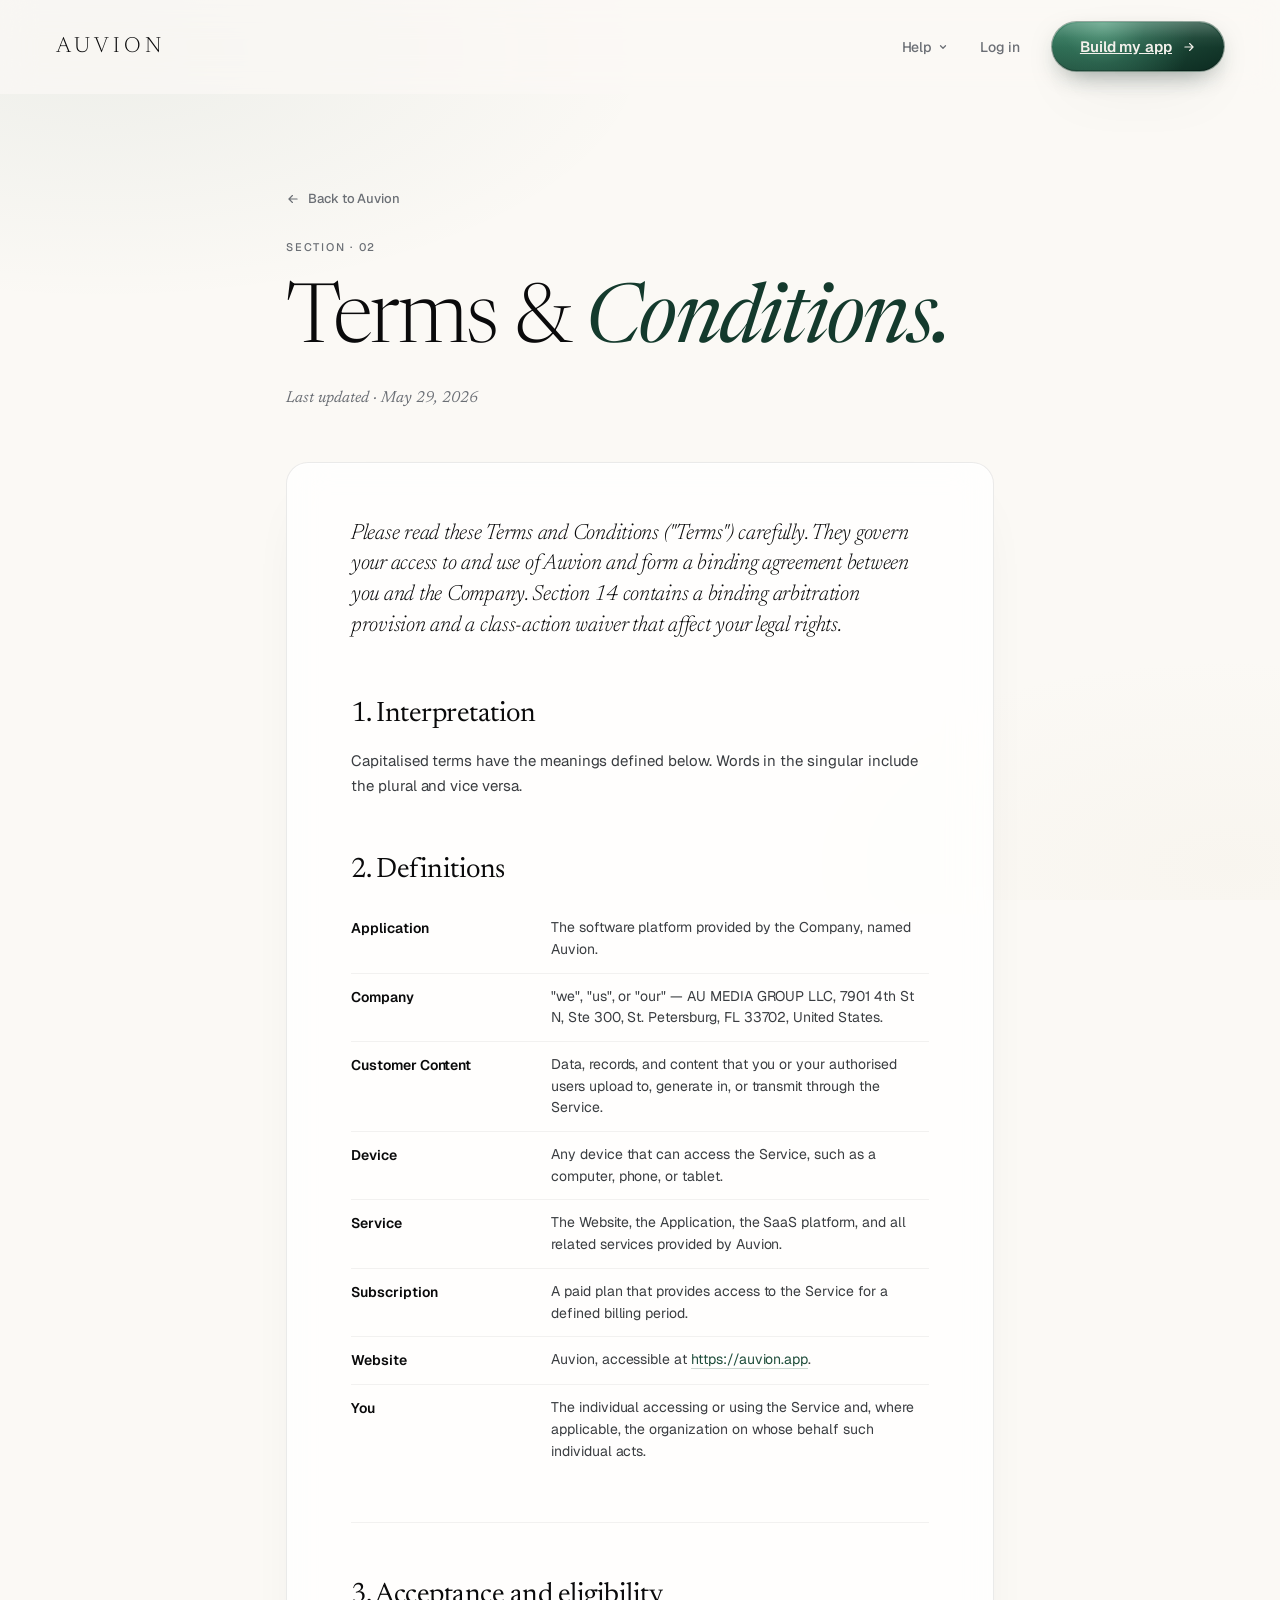
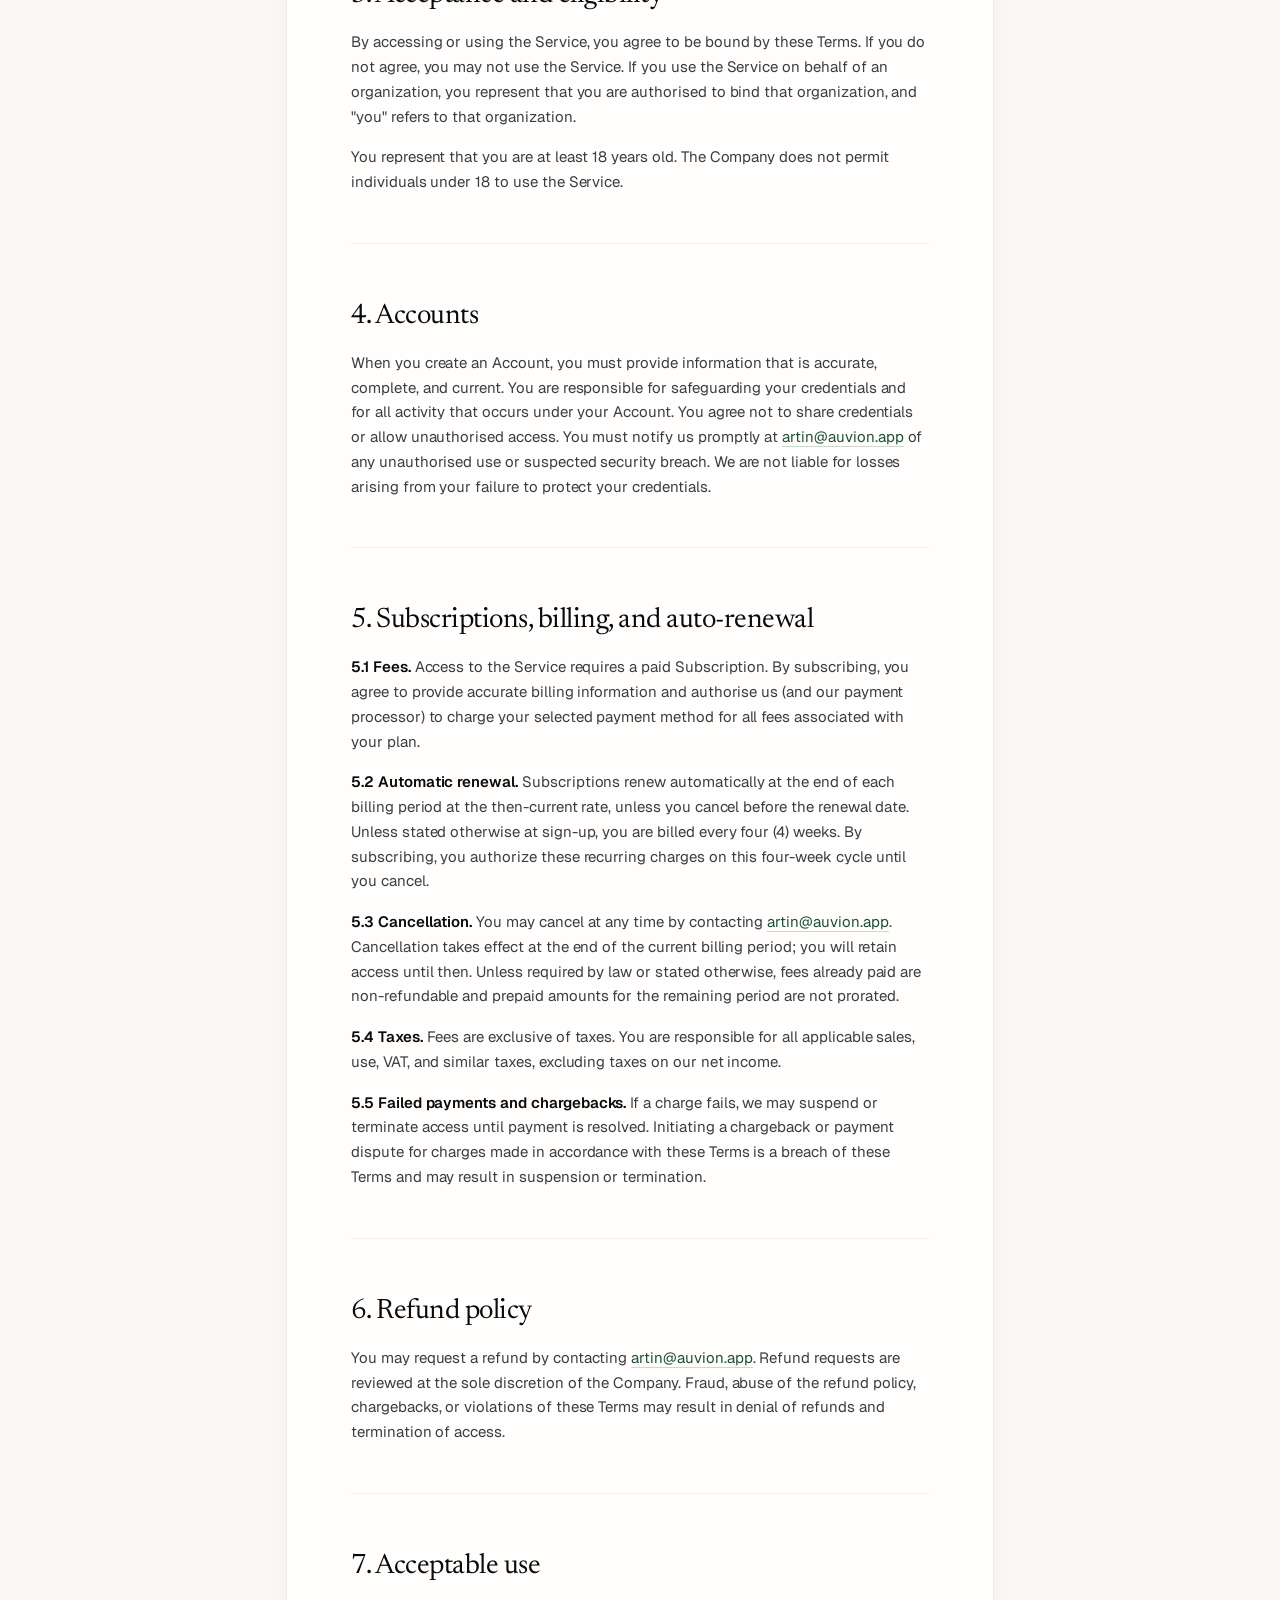
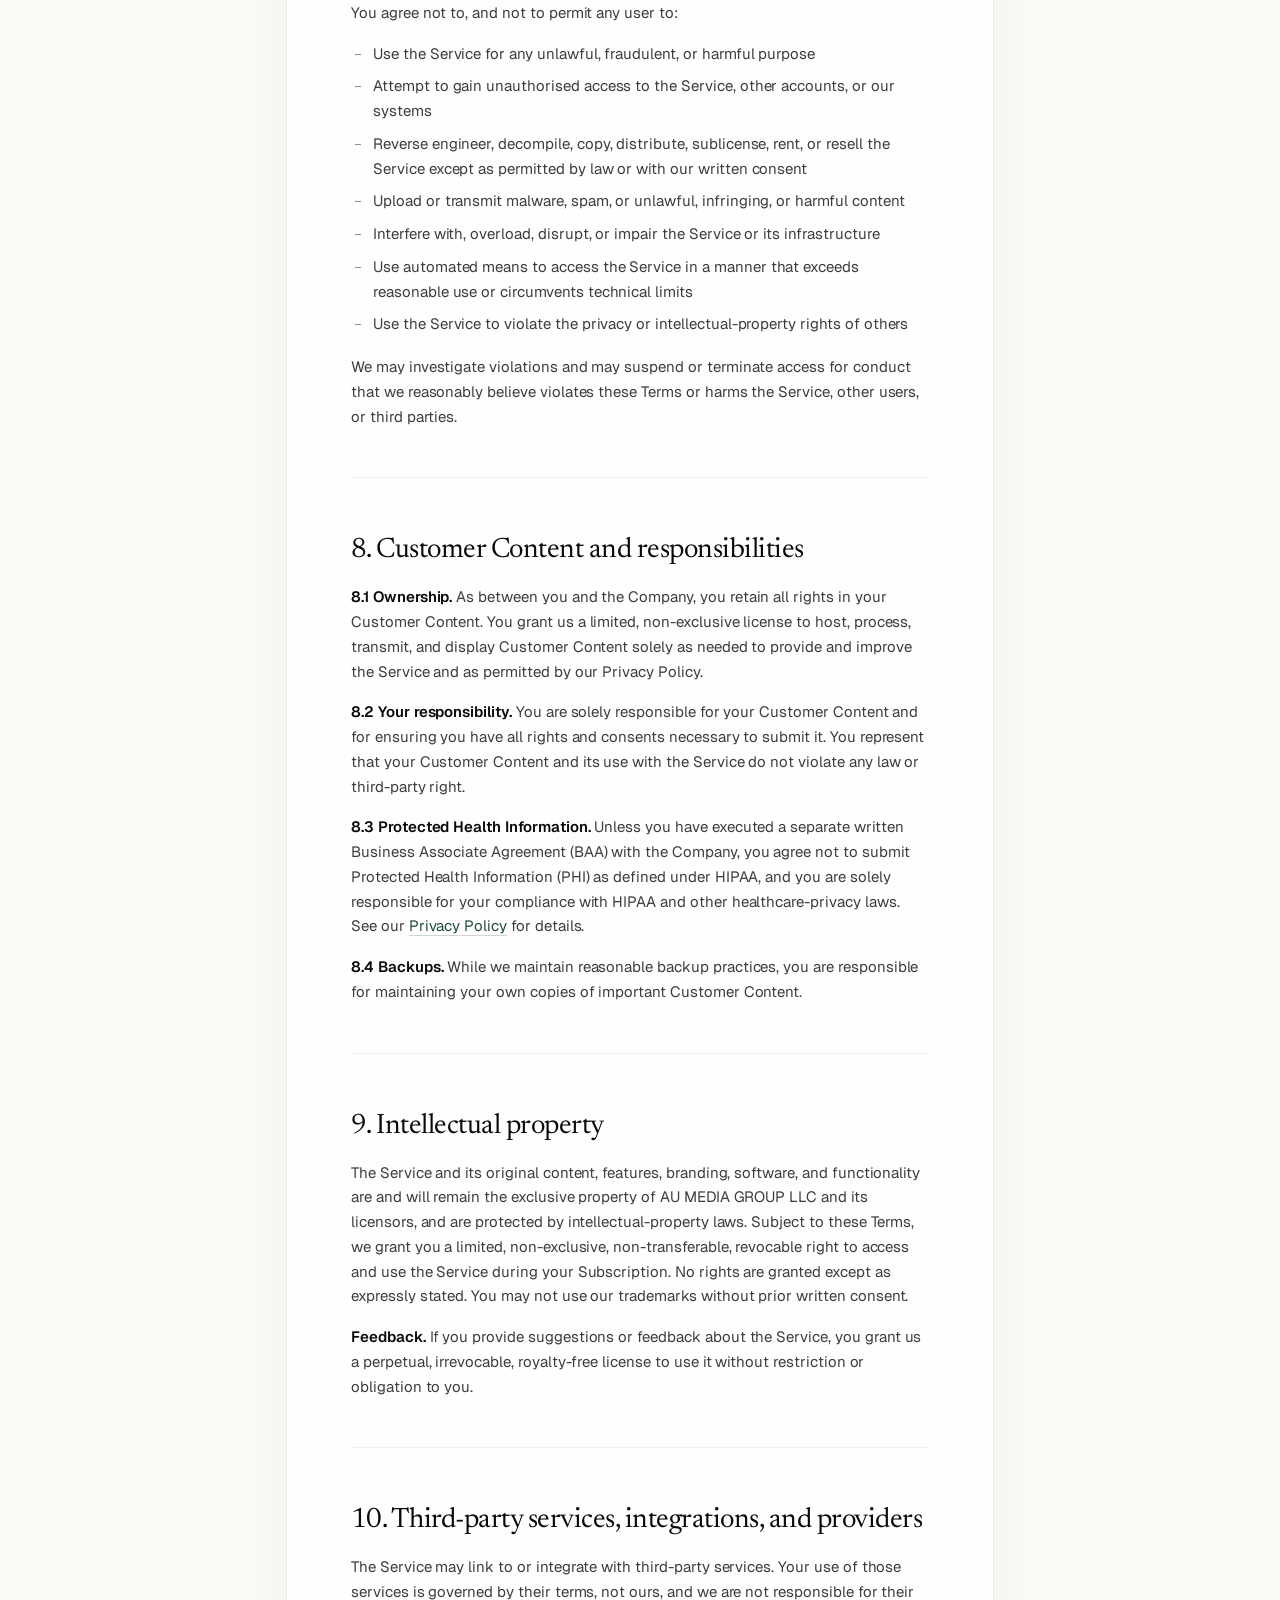
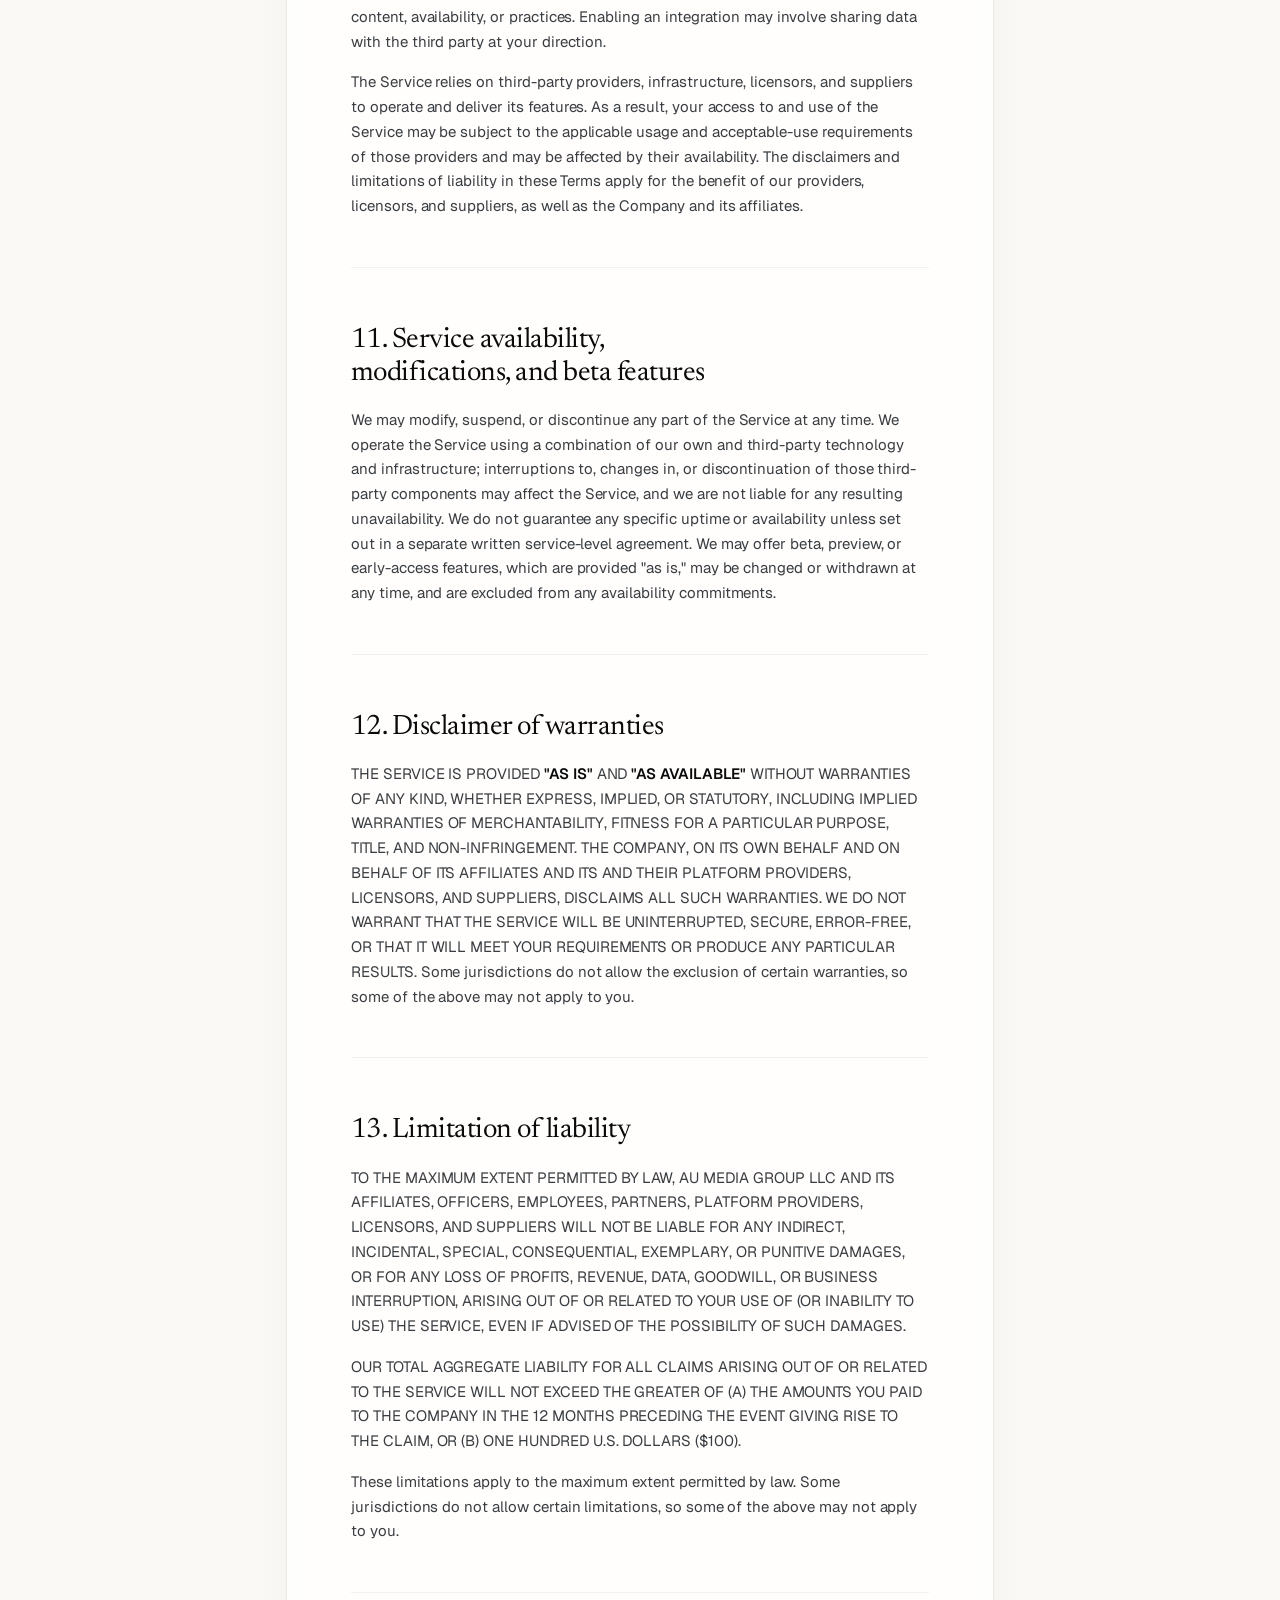
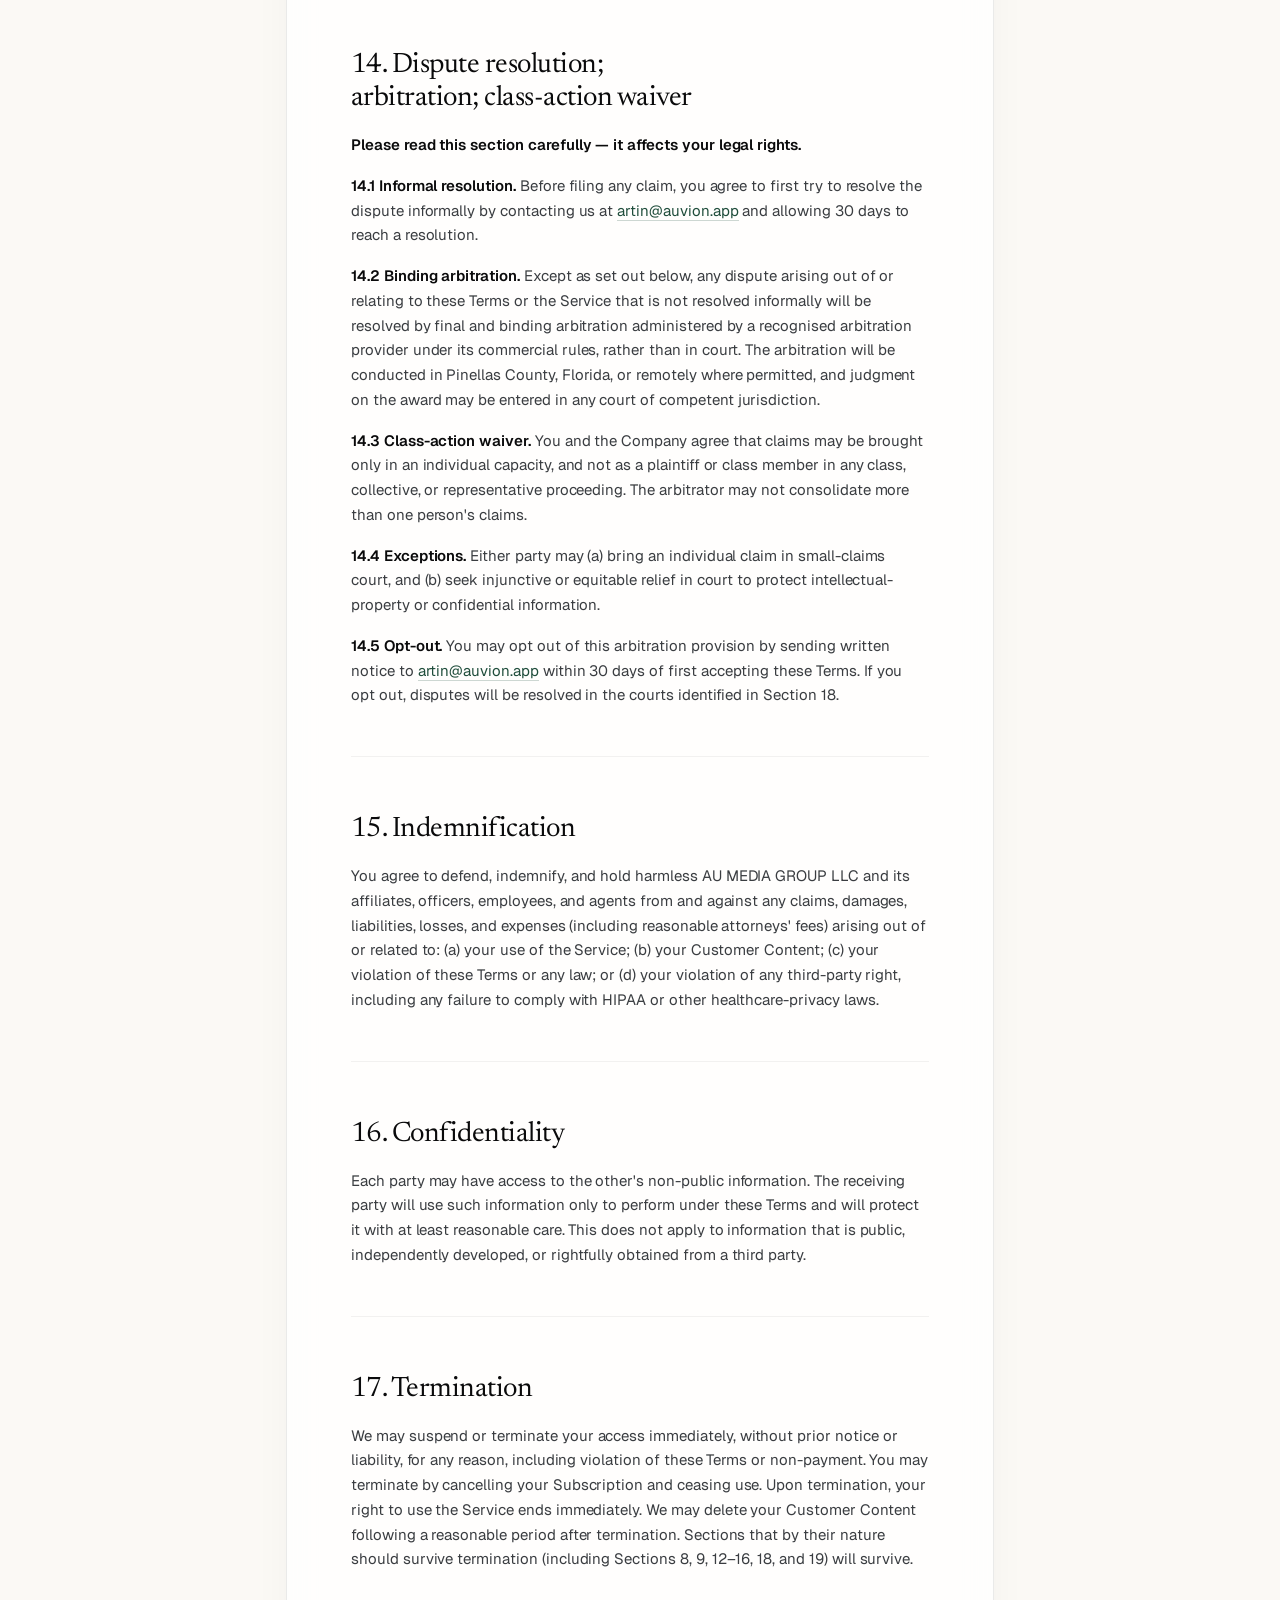
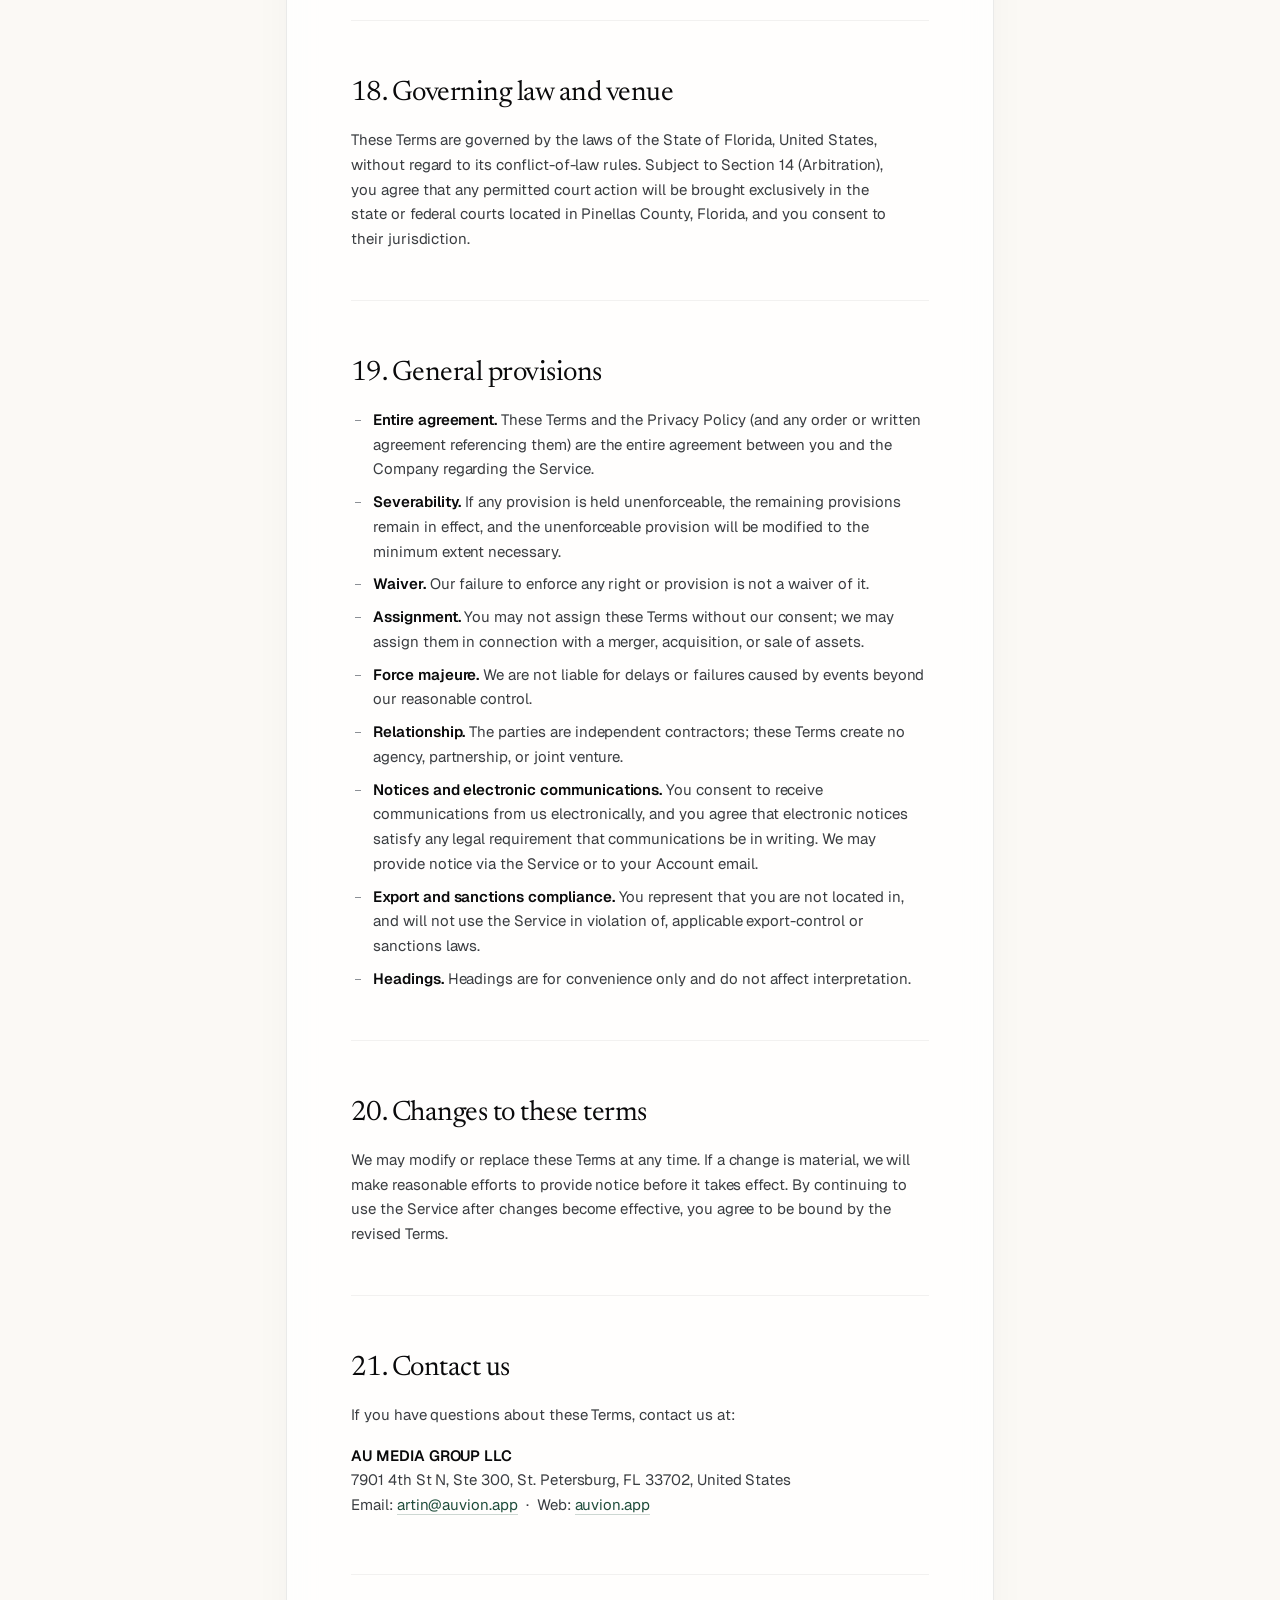
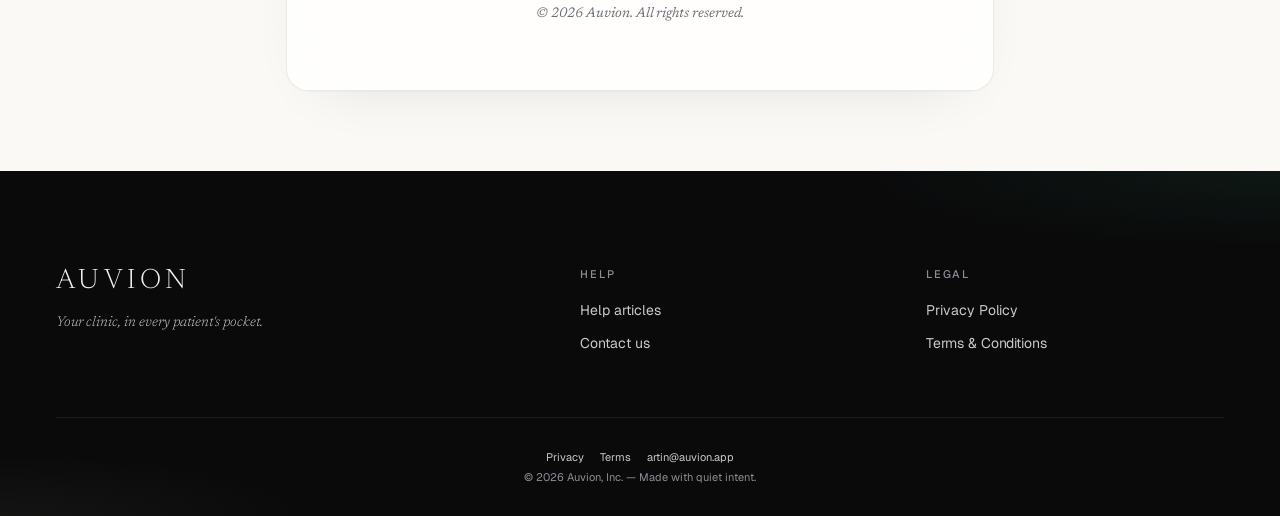
<file: terms.html>
<!doctype html>
<html lang="en">
<head>
  <meta charset="utf-8" />
  <meta name="viewport" content="width=device-width, initial-scale=1" />
  <link rel="icon" type="image/png" sizes="32x32" href="assets/favicon-32.png" />
  <link rel="icon" type="image/png" sizes="16x16" href="assets/favicon-16.png" />
  <link rel="apple-touch-icon" href="assets/apple-touch-icon.png" />
  <title>Auvion — Terms &amp; Conditions</title>
  <link rel="stylesheet" href="assets/auvion.css" />
  <link rel="stylesheet" href="assets/site.css" />
  <link rel="stylesheet" href="assets/legal.css?v=2" />
</head>
<body>

<header class="nav" id="nav">
  <div class="shell nav-inner">
    <a href="index.html" class="nav-logo"><span>AUVION</span></a>
    <nav class="nav-right">
      <div class="has-menu">
        <a class="nav-link" href="https://intercom.help/patient-app-54dd6527d833/en/" target="_blank" rel="noopener" aria-haspopup="true">
          Help
          <svg class="chev" viewBox="0 0 12 12" fill="none" stroke="currentColor" stroke-width="1.5" stroke-linecap="round" stroke-linejoin="round" aria-hidden="true"><path d="M3 4.5 L6 7.5 L9 4.5"/></svg>
        </a>
        <div class="menu" role="menu">
          <a href="https://intercom.help/patient-app-54dd6527d833/en/" target="_blank" rel="noopener" role="menuitem">
            <svg viewBox="0 0 16 16" fill="none" stroke="currentColor" stroke-width="1.4" stroke-linecap="round" stroke-linejoin="round" aria-hidden="true"><path d="M3 3 H13 V13 H3 Z"/><path d="M5.5 6 H10.5 M5.5 8.5 H9 M5.5 11 H8"/></svg>
            <span>Help articles<span class="menu-meta">Guides, walkthroughs, FAQs</span></span>
          </a>
          <a href="contact.html" role="menuitem">
            <svg viewBox="0 0 16 16" fill="none" stroke="currentColor" stroke-width="1.4" stroke-linecap="round" stroke-linejoin="round" aria-hidden="true"><path d="M2.5 4 H13.5 V12 H2.5 Z"/><path d="M2.5 4 L8 8.5 L13.5 4"/></svg>
            <span>Contact us<span class="menu-meta">artin@auvion.app</span></span>
          </a>
        </div>
      </div>
      <a class="nav-link" href="https://admin.auvion.app" target="_blank" rel="noopener">Log in</a>
      <a class="auvion-cta" href="build.html">
        <span>Build my app</span>
        <svg width="14" height="14" viewBox="0 0 24 24" fill="none" stroke="currentColor" stroke-width="2" stroke-linecap="round" stroke-linejoin="round" aria-hidden="true"><path d="M5 12h14M13 6l6 6-6 6"/></svg>
      </a>
    </nav>
  </div>
</header>

<section class="legal-page">
  <div class="legal-shell">

    <a class="legal-back" href="index.html">
      <svg viewBox="0 0 24 24" fill="none" stroke="currentColor" stroke-width="2" stroke-linecap="round" stroke-linejoin="round" aria-hidden="true"><path d="M19 12H5M11 18l-6-6 6-6"/></svg>
      Back to Auvion
    </a>

    <div class="legal-eyebrow">Section · 02</div>
    <h1 class="legal-title">Terms &amp; <em>Conditions.</em></h1>
    <p class="legal-updated">Last updated · May 29, 2026</p>

    <div class="legal-doc">

      <p class="lead">Please read these Terms and Conditions ("Terms") carefully. They govern your access to and use of Auvion and form a binding agreement between you and the Company. Section 14 contains a binding arbitration provision and a class-action waiver that affect your legal rights.</p>

      <h2>1. Interpretation</h2>
      <p>Capitalised terms have the meanings defined below. Words in the singular include the plural and vice versa.</p>

      <h2>2. Definitions</h2>
      <dl>
        <div><dt>Application</dt><dd>The software platform provided by the Company, named Auvion.</dd></div>
        <div><dt>Company</dt><dd>"we", "us", or "our" — AU MEDIA GROUP LLC, 7901 4th St N, Ste 300, St. Petersburg, FL 33702, United States.</dd></div>
        <div><dt>Customer Content</dt><dd>Data, records, and content that you or your authorised users upload to, generate in, or transmit through the Service.</dd></div>
        <div><dt>Device</dt><dd>Any device that can access the Service, such as a computer, phone, or tablet.</dd></div>
        <div><dt>Service</dt><dd>The Website, the Application, the SaaS platform, and all related services provided by Auvion.</dd></div>
        <div><dt>Subscription</dt><dd>A paid plan that provides access to the Service for a defined billing period.</dd></div>
        <div><dt>Website</dt><dd>Auvion, accessible at <a href="https://auvion.app">https://auvion.app</a>.</dd></div>
        <div><dt>You</dt><dd>The individual accessing or using the Service and, where applicable, the organization on whose behalf such individual acts.</dd></div>
      </dl>

      <hr class="rule" />

      <h2>3. Acceptance and eligibility</h2>
      <p>By accessing or using the Service, you agree to be bound by these Terms. If you do not agree, you may not use the Service. If you use the Service on behalf of an organization, you represent that you are authorised to bind that organization, and "you" refers to that organization.</p>
      <p>You represent that you are at least 18 years old. The Company does not permit individuals under 18 to use the Service.</p>

      <hr class="rule" />

      <h2>4. Accounts</h2>
      <p>When you create an Account, you must provide information that is accurate, complete, and current. You are responsible for safeguarding your credentials and for all activity that occurs under your Account. You agree not to share credentials or allow unauthorised access. You must notify us promptly at <a href="mailto:artin@auvion.app">artin@auvion.app</a> of any unauthorised use or suspected security breach. We are not liable for losses arising from your failure to protect your credentials.</p>

      <hr class="rule" />

      <h2>5. Subscriptions, billing, and auto-renewal</h2>
      <p><strong>5.1 Fees.</strong> Access to the Service requires a paid Subscription. By subscribing, you agree to provide accurate billing information and authorise us (and our payment processor) to charge your selected payment method for all fees associated with your plan.</p>
      <p><strong>5.2 Automatic renewal.</strong> Subscriptions renew automatically at the end of each billing period at the then-current rate, unless you cancel before the renewal date. Unless stated otherwise at sign-up, you are billed every four (4) weeks. By subscribing, you authorize these recurring charges on this four-week cycle until you cancel.</p>
      <p><strong>5.3 Cancellation.</strong> You may cancel at any time by contacting <a href="mailto:artin@auvion.app">artin@auvion.app</a>. Cancellation takes effect at the end of the current billing period; you will retain access until then. Unless required by law or stated otherwise, fees already paid are non-refundable and prepaid amounts for the remaining period are not prorated.</p>
      <p><strong>5.4 Taxes.</strong> Fees are exclusive of taxes. You are responsible for all applicable sales, use, VAT, and similar taxes, excluding taxes on our net income.</p>
      <p><strong>5.5 Failed payments and chargebacks.</strong> If a charge fails, we may suspend or terminate access until payment is resolved. Initiating a chargeback or payment dispute for charges made in accordance with these Terms is a breach of these Terms and may result in suspension or termination.</p>

      <hr class="rule" />

      <h2>6. Refund policy</h2>
      <p>You may request a refund by contacting <a href="mailto:artin@auvion.app">artin@auvion.app</a>. Refund requests are reviewed at the sole discretion of the Company. Fraud, abuse of the refund policy, chargebacks, or violations of these Terms may result in denial of refunds and termination of access.</p>

      <hr class="rule" />

      <h2>7. Acceptable use</h2>
      <p>You agree not to, and not to permit any user to:</p>
      <ul>
        <li>Use the Service for any unlawful, fraudulent, or harmful purpose</li>
        <li>Attempt to gain unauthorised access to the Service, other accounts, or our systems</li>
        <li>Reverse engineer, decompile, copy, distribute, sublicense, rent, or resell the Service except as permitted by law or with our written consent</li>
        <li>Upload or transmit malware, spam, or unlawful, infringing, or harmful content</li>
        <li>Interfere with, overload, disrupt, or impair the Service or its infrastructure</li>
        <li>Use automated means to access the Service in a manner that exceeds reasonable use or circumvents technical limits</li>
        <li>Use the Service to violate the privacy or intellectual-property rights of others</li>
      </ul>
      <p>We may investigate violations and may suspend or terminate access for conduct that we reasonably believe violates these Terms or harms the Service, other users, or third parties.</p>

      <hr class="rule" />

      <h2>8. Customer Content and responsibilities</h2>
      <p><strong>8.1 Ownership.</strong> As between you and the Company, you retain all rights in your Customer Content. You grant us a limited, non-exclusive license to host, process, transmit, and display Customer Content solely as needed to provide and improve the Service and as permitted by our Privacy Policy.</p>
      <p><strong>8.2 Your responsibility.</strong> You are solely responsible for your Customer Content and for ensuring you have all rights and consents necessary to submit it. You represent that your Customer Content and its use with the Service do not violate any law or third-party right.</p>
      <p><strong>8.3 Protected Health Information.</strong> Unless you have executed a separate written Business Associate Agreement (BAA) with the Company, you agree not to submit Protected Health Information (PHI) as defined under HIPAA, and you are solely responsible for your compliance with HIPAA and other healthcare-privacy laws. See our <a href="privacy.html">Privacy Policy</a> for details.</p>
      <p><strong>8.4 Backups.</strong> While we maintain reasonable backup practices, you are responsible for maintaining your own copies of important Customer Content.</p>

      <hr class="rule" />

      <h2>9. Intellectual property</h2>
      <p>The Service and its original content, features, branding, software, and functionality are and will remain the exclusive property of AU MEDIA GROUP LLC and its licensors, and are protected by intellectual-property laws. Subject to these Terms, we grant you a limited, non-exclusive, non-transferable, revocable right to access and use the Service during your Subscription. No rights are granted except as expressly stated. You may not use our trademarks without prior written consent.</p>
      <p><strong>Feedback.</strong> If you provide suggestions or feedback about the Service, you grant us a perpetual, irrevocable, royalty-free license to use it without restriction or obligation to you.</p>

      <hr class="rule" />

      <h2>10. Third-party services, integrations, and providers</h2>
      <p>The Service may link to or integrate with third-party services. Your use of those services is governed by their terms, not ours, and we are not responsible for their content, availability, or practices. Enabling an integration may involve sharing data with the third party at your direction.</p>
      <p>The Service relies on third-party providers, infrastructure, licensors, and suppliers to operate and deliver its features. As a result, your access to and use of the Service may be subject to the applicable usage and acceptable-use requirements of those providers and may be affected by their availability. The disclaimers and limitations of liability in these Terms apply for the benefit of our providers, licensors, and suppliers, as well as the Company and its affiliates.</p>

      <hr class="rule" />

      <h2>11. Service availability, modifications, and beta features</h2>
      <p>We may modify, suspend, or discontinue any part of the Service at any time. We operate the Service using a combination of our own and third-party technology and infrastructure; interruptions to, changes in, or discontinuation of those third-party components may affect the Service, and we are not liable for any resulting unavailability. We do not guarantee any specific uptime or availability unless set out in a separate written service-level agreement. We may offer beta, preview, or early-access features, which are provided "as is," may be changed or withdrawn at any time, and are excluded from any availability commitments.</p>

      <hr class="rule" />

      <h2>12. Disclaimer of warranties</h2>
      <p>THE SERVICE IS PROVIDED <strong>"AS IS"</strong> AND <strong>"AS AVAILABLE"</strong> WITHOUT WARRANTIES OF ANY KIND, WHETHER EXPRESS, IMPLIED, OR STATUTORY, INCLUDING IMPLIED WARRANTIES OF MERCHANTABILITY, FITNESS FOR A PARTICULAR PURPOSE, TITLE, AND NON-INFRINGEMENT. THE COMPANY, ON ITS OWN BEHALF AND ON BEHALF OF ITS AFFILIATES AND ITS AND THEIR PLATFORM PROVIDERS, LICENSORS, AND SUPPLIERS, DISCLAIMS ALL SUCH WARRANTIES. WE DO NOT WARRANT THAT THE SERVICE WILL BE UNINTERRUPTED, SECURE, ERROR-FREE, OR THAT IT WILL MEET YOUR REQUIREMENTS OR PRODUCE ANY PARTICULAR RESULTS. Some jurisdictions do not allow the exclusion of certain warranties, so some of the above may not apply to you.</p>

      <hr class="rule" />

      <h2>13. Limitation of liability</h2>
      <p>TO THE MAXIMUM EXTENT PERMITTED BY LAW, AU MEDIA GROUP LLC AND ITS AFFILIATES, OFFICERS, EMPLOYEES, PARTNERS, PLATFORM PROVIDERS, LICENSORS, AND SUPPLIERS WILL NOT BE LIABLE FOR ANY INDIRECT, INCIDENTAL, SPECIAL, CONSEQUENTIAL, EXEMPLARY, OR PUNITIVE DAMAGES, OR FOR ANY LOSS OF PROFITS, REVENUE, DATA, GOODWILL, OR BUSINESS INTERRUPTION, ARISING OUT OF OR RELATED TO YOUR USE OF (OR INABILITY TO USE) THE SERVICE, EVEN IF ADVISED OF THE POSSIBILITY OF SUCH DAMAGES.</p>
      <p>OUR TOTAL AGGREGATE LIABILITY FOR ALL CLAIMS ARISING OUT OF OR RELATED TO THE SERVICE WILL NOT EXCEED THE GREATER OF (A) THE AMOUNTS YOU PAID TO THE COMPANY IN THE 12 MONTHS PRECEDING THE EVENT GIVING RISE TO THE CLAIM, OR (B) ONE HUNDRED U.S. DOLLARS ($100).</p>
      <p>These limitations apply to the maximum extent permitted by law. Some jurisdictions do not allow certain limitations, so some of the above may not apply to you.</p>

      <hr class="rule" />

      <h2>14. Dispute resolution; arbitration; class-action waiver</h2>
      <p><strong>Please read this section carefully — it affects your legal rights.</strong></p>
      <p><strong>14.1 Informal resolution.</strong> Before filing any claim, you agree to first try to resolve the dispute informally by contacting us at <a href="mailto:artin@auvion.app">artin@auvion.app</a> and allowing 30 days to reach a resolution.</p>
      <p><strong>14.2 Binding arbitration.</strong> Except as set out below, any dispute arising out of or relating to these Terms or the Service that is not resolved informally will be resolved by final and binding arbitration administered by a recognised arbitration provider under its commercial rules, rather than in court. The arbitration will be conducted in Pinellas County, Florida, or remotely where permitted, and judgment on the award may be entered in any court of competent jurisdiction.</p>
      <p><strong>14.3 Class-action waiver.</strong> You and the Company agree that claims may be brought only in an individual capacity, and not as a plaintiff or class member in any class, collective, or representative proceeding. The arbitrator may not consolidate more than one person's claims.</p>
      <p><strong>14.4 Exceptions.</strong> Either party may (a) bring an individual claim in small-claims court, and (b) seek injunctive or equitable relief in court to protect intellectual-property or confidential information.</p>
      <p><strong>14.5 Opt-out.</strong> You may opt out of this arbitration provision by sending written notice to <a href="mailto:artin@auvion.app">artin@auvion.app</a> within 30 days of first accepting these Terms. If you opt out, disputes will be resolved in the courts identified in Section 18.</p>

      <hr class="rule" />

      <h2>15. Indemnification</h2>
      <p>You agree to defend, indemnify, and hold harmless AU MEDIA GROUP LLC and its affiliates, officers, employees, and agents from and against any claims, damages, liabilities, losses, and expenses (including reasonable attorneys' fees) arising out of or related to: (a) your use of the Service; (b) your Customer Content; (c) your violation of these Terms or any law; or (d) your violation of any third-party right, including any failure to comply with HIPAA or other healthcare-privacy laws.</p>

      <hr class="rule" />

      <h2>16. Confidentiality</h2>
      <p>Each party may have access to the other's non-public information. The receiving party will use such information only to perform under these Terms and will protect it with at least reasonable care. This does not apply to information that is public, independently developed, or rightfully obtained from a third party.</p>

      <hr class="rule" />

      <h2>17. Termination</h2>
      <p>We may suspend or terminate your access immediately, without prior notice or liability, for any reason, including violation of these Terms or non-payment. You may terminate by cancelling your Subscription and ceasing use. Upon termination, your right to use the Service ends immediately. We may delete your Customer Content following a reasonable period after termination. Sections that by their nature should survive termination (including Sections 8, 9, 12–16, 18, and 19) will survive.</p>

      <hr class="rule" />

      <h2>18. Governing law and venue</h2>
      <p>These Terms are governed by the laws of the State of Florida, United States, without regard to its conflict-of-law rules. Subject to Section 14 (Arbitration), you agree that any permitted court action will be brought exclusively in the state or federal courts located in Pinellas County, Florida, and you consent to their jurisdiction.</p>

      <hr class="rule" />

      <h2>19. General provisions</h2>
      <ul>
        <li><strong>Entire agreement.</strong> These Terms and the Privacy Policy (and any order or written agreement referencing them) are the entire agreement between you and the Company regarding the Service.</li>
        <li><strong>Severability.</strong> If any provision is held unenforceable, the remaining provisions remain in effect, and the unenforceable provision will be modified to the minimum extent necessary.</li>
        <li><strong>Waiver.</strong> Our failure to enforce any right or provision is not a waiver of it.</li>
        <li><strong>Assignment.</strong> You may not assign these Terms without our consent; we may assign them in connection with a merger, acquisition, or sale of assets.</li>
        <li><strong>Force majeure.</strong> We are not liable for delays or failures caused by events beyond our reasonable control.</li>
        <li><strong>Relationship.</strong> The parties are independent contractors; these Terms create no agency, partnership, or joint venture.</li>
        <li><strong>Notices and electronic communications.</strong> You consent to receive communications from us electronically, and you agree that electronic notices satisfy any legal requirement that communications be in writing. We may provide notice via the Service or to your Account email.</li>
        <li><strong>Export and sanctions compliance.</strong> You represent that you are not located in, and will not use the Service in violation of, applicable export-control or sanctions laws.</li>
        <li><strong>Headings.</strong> Headings are for convenience only and do not affect interpretation.</li>
      </ul>

      <hr class="rule" />

      <h2>20. Changes to these terms</h2>
      <p>We may modify or replace these Terms at any time. If a change is material, we will make reasonable efforts to provide notice before it takes effect. By continuing to use the Service after changes become effective, you agree to be bound by the revised Terms.</p>

      <hr class="rule" />

      <h2>21. Contact us</h2>
      <p>If you have questions about these Terms, contact us at:</p>
      <p><strong>AU MEDIA GROUP LLC</strong><br/>7901 4th St N, Ste 300, St. Petersburg, FL 33702, United States<br/>Email: <a href="mailto:artin@auvion.app">artin@auvion.app</a> &nbsp;·&nbsp; Web: <a href="https://auvion.app">auvion.app</a></p>

      <div class="signoff">© 2026 Auvion. All rights reserved.</div>
    </div>

  </div>
</section>

<footer class="footer">
  <div class="shell">
    <div class="footer-grid">
      <div>
        <div class="footer-brand">AUVION</div>
        <p class="footer-tag">Your clinic, in every patient's pocket.</p>
      </div>
      <div class="footer-col">
        <h4>Help</h4>
        <ul>
          <li><a href="https://intercom.help/patient-app-54dd6527d833/en/" target="_blank" rel="noopener">Help articles</a></li>
          <li><a href="contact.html">Contact us</a></li>
        </ul>
      </div>
      <div class="footer-col">
        <h4>Legal</h4>
        <ul>
          <li><a href="privacy.html">Privacy Policy</a></li>
          <li><a href="terms.html">Terms &amp; Conditions</a></li>
        </ul>
      </div>
    </div>

    <div class="legal">
      <div class="legal-right">
        <div class="links">
          <a href="privacy.html">Privacy</a>
          <a href="terms.html">Terms</a>
          <a href="mailto:artin@auvion.app">artin@auvion.app</a>
        </div>
        <div>© 2026 Auvion, Inc. — Made with quiet intent.</div>
      </div>
    </div>
  </div>
</footer>

<script>
  const nav = document.getElementById('nav');
  const onScroll = () => nav.classList.toggle('is-scrolled', window.scrollY > 8);
  onScroll();
  window.addEventListener('scroll', onScroll, { passive: true });
  for (const btn of document.querySelectorAll('.auvion-cta')) {
    btn.addEventListener('pointermove', (e) => {
      const r = btn.getBoundingClientRect();
      btn.style.setProperty('--mx', ((e.clientX - r.left) / r.width * 100) + '%');
      btn.style.setProperty('--my', ((e.clientY - r.top) / r.height * 100) + '%');
    });
    btn.addEventListener('pointerleave', () => {
      btn.style.setProperty('--mx', '30%');
      btn.style.setProperty('--my', '0%');
    });
  }
</script>

</body>
</html>
</file>
<file: assets/auvion.css>
/* =====================================================================
   AUVION — Colors & Type  (v3 · Light · Bone-primary)
   Marketing site + SaaS intro video. Default surface is warm off-white
   bone with restrained emerald accent. Champagne is a secondary metallic.
   Luxury · airy · glassy · fintech.
   Source of truth: Auvion_Brand_Concept_Spec.md
   ===================================================================== */

/* ---- Fonts (Google Fonts substitutions; flag for production) ------- */
/* Newsreader  → substitution for GT Sectra / Tiempos Headline / Editorial New */
/* Geist       → substitution for Söhne / Inter Display / Neue Haas Grotesk    */
@import url("https://fonts.googleapis.com/css2?family=Newsreader:ital,opsz,wght@0,6..72,300;0,6..72,400;0,6..72,500;0,6..72,600;1,6..72,300;1,6..72,400&family=Geist:wght@300;400;500;600;700&family=Geist+Mono:wght@400;500&display=swap");

:root {
  /* ===============================================================
     CORE PALETTE — per Brand Concept Spec §10
     Bone is primary surface. Emerald is the accent. Champagne is
     secondary metallic for premium tier mentions only. Onyx is
     used only for type and a few inverse moments.
     =============================================================== */
  --bone:       #F4F1EC;   /* Primary — backgrounds, surfaces */
  --onyx:       #0A0A0B;   /* Type, inverse moments */
  --emerald:    #1F4D3B;   /* Lead accent — CTAs, links, brand moments */
  --chrome:     #C8C9CB;   /* Borders, dividers, secondary UI */
  --graphite:   #2A2C2F;   /* Type on bone (alternate), inverse surfaces */
  --champagne:  #D9C9A8;   /* Reserved metallic — premium tier mention */

  /* ===============================================================
     BONE SCALE — the warm white axis. Site bg defaults to bone-50.
     =============================================================== */
  --bone-50:   #FBF9F5;     /* page bg — slightly cooler than bone */
  --bone-75:   #F8F5EE;
  --bone-100:  #F4F1EC;     /* primary bone — surfaces */
  --bone-150:  #EFEBE2;
  --bone-200:  #E9E4D9;     /* elevated surface */
  --bone-300:  #D6CFC0;     /* hairline */
  --bone-400:  #B0A892;
  --bone-500:  #837C68;

  /* Pure white surface (cards float ABOVE bone) */
  --paper:     #FFFFFF;
  --paper-translucent: rgba(255, 255, 255, 0.6);

  /* ===============================================================
     EMERALD SCALE — derived from #1F4D3B
     =============================================================== */
  --emerald-1000: #061812;
  --emerald-900:  #0C2A20;
  --emerald-800:  #143A2D;
  --emerald-700:  #1F4D3B;   /* primary emerald — CTAs */
  --emerald-600:  #2A6750;
  --emerald-500:  #388268;
  --emerald-400:  #4FA383;
  --emerald-300:  #82C6AB;
  --emerald-200:  #B5DECC;
  --emerald-100:  #DCEEE5;
  --emerald-50:   #EEF7F1;

  /* ===============================================================
     ONYX SCALE — used as type on bone, never as page bg
     =============================================================== */
  --onyx-1000: #050506;
  --onyx-950:  #0A0A0B;    /* primary text */
  --onyx-900:  #111114;
  --onyx-850:  #16171A;
  --onyx-800:  #1C1D20;
  --onyx-750:  #232428;
  --onyx-700:  #2A2C2F;    /* = graphite */
  --onyx-600:  #3A3D41;
  --onyx-500:  #4F5358;    /* secondary text */
  --onyx-400:  #6B6F75;    /* tertiary text */
  --onyx-300:  #8B8F95;    /* placeholder */
  --onyx-200:  #ABAFB4;
  --onyx-100:  #C8C9CB;    /* = chrome */

  /* ===============================================================
     CHAMPAGNE SCALE — secondary metallic
     =============================================================== */
  --champagne-700: #8C7848;
  --champagne-500: #BFA77C;
  --champagne-400: #D9C9A8;   /* primary highlight */
  --champagne-300: #E7DCC2;
  --champagne-100: #F4ECDB;

  /* ===============================================================
     CHROME — neutral mid-greys
     =============================================================== */
  --chrome-strong: #C8C9CB;
  --chrome-mid:    #9CA0A4;
  --chrome-soft:   #6F7378;

  /* ===============================================================
     SEMANTIC STATUS — restrained
     =============================================================== */
  --success:    #2A6750;
  --success-bg: rgba(56, 130, 104, 0.10);
  --warning:    #B07A1F;
  --warning-bg: rgba(176, 122, 31, 0.10);
  --danger:     #A93A2D;
  --danger-bg:  rgba(169, 58, 45, 0.10);

  /* ===============================================================
     SURFACE TOKENS — light-mode semantic aliases
     =============================================================== */
  --bg-page:        var(--bone-50);
  --bg-surface:     var(--bone-100);
  --bg-elevated:    var(--paper);
  --bg-inset:       var(--bone-200);

  /* Glass surfaces — defined for bone primary surface */
  --glass-bone:     rgba(255, 255, 255, 0.62);
  --glass-bone-hi:  rgba(255, 255, 255, 0.78);
  --glass-emerald:  rgba(238, 247, 241, 0.72);
  --glass-onyx:     rgba(22, 23, 26, 0.62);

  /* Borders — onyx at hairline opacities on bone */
  --border-subtle:  rgba(10, 10, 11, 0.05);
  --border-default: rgba(10, 10, 11, 0.08);
  --border-strong:  rgba(10, 10, 11, 0.14);
  --border-emerald: rgba(31, 77, 59, 0.22);
  --border-champagne: rgba(140, 120, 72, 0.24);

  /* Text on bone (DEFAULT) */
  --fg-1: #0A0A0B;          /* primary type */
  --fg-2: #3A3D41;          /* secondary type */
  --fg-3: #6B6F75;          /* tertiary type / captions */
  --fg-4: #8B8F95;          /* placeholder / disabled */
  --fg-emerald: #1F4D3B;    /* link / accent type */

  /* Text on onyx (inverse moments only) */
  --fg-on-onyx-1: #F4F1EC;
  --fg-on-onyx-2: #C8C9CB;
  --fg-on-onyx-3: #8B8F95;

  /* Brand aliases */
  --brand-primary:   var(--bone-100);
  --brand-accent:    var(--emerald-700);
  --brand-highlight: var(--champagne-400);

  /* ===============================================================
     TYPE — families
     =============================================================== */
  --font-display: "Newsreader", "GT Sectra", "Tiempos Headline", ui-serif, Georgia, serif;
  --font-body:    "Geist", "Söhne", "Inter Display", "Neue Haas Grotesk", ui-sans-serif, system-ui, -apple-system, sans-serif;
  --font-mono:    "Geist Mono", ui-monospace, "SF Mono", Menlo, monospace;

  /* Type scale — editorial */
  --t-display-xl:  120px;
  --t-display-lg:  88px;
  --t-display-md:  64px;
  --t-display-sm:  48px;
  --t-h1:          40px;
  --t-h2:          28px;
  --t-h3:          22px;
  --t-h4:          17px;
  --t-body-lg:     19px;
  --t-body:        16px;
  --t-body-sm:     14px;
  --t-caption:     13px;
  --t-eyebrow:     11px;

  /* Line heights */
  --lh-display: 1.02;
  --lh-heading: 1.12;
  --lh-body:    1.55;
  --lh-tight:   1.3;

  /* Tracking */
  --track-display: -0.025em;
  --track-display-italic: -0.015em;
  --track-heading: -0.012em;
  --track-body:    -0.005em;
  --track-eyebrow:  0.16em;

  /* ===============================================================
     SPACING (4px base)
     =============================================================== */
  --space-1:  4px;
  --space-2:  8px;
  --space-3:  12px;
  --space-4:  16px;
  --space-5:  20px;
  --space-6:  24px;
  --space-7:  32px;
  --space-8:  40px;
  --space-9:  56px;
  --space-10: 72px;
  --space-11: 96px;
  --space-12: 128px;
  --space-13: 160px;
  --space-14: 200px;

  /* ===============================================================
     RADII — restrained
     =============================================================== */
  --r-xs:   3px;
  --r-sm:   6px;
  --r-md:   10px;
  --r-lg:   16px;
  --r-xl:   22px;
  --r-2xl:  32px;
  --r-pill: 999px;

  /* ===============================================================
     SHADOWS — soft, ambient. On bone, shadows must be VERY soft and
     warm-tinted toward onyx (not blue-black like Material Design).
     =============================================================== */
  --shadow-xs: 0 1px 1px rgba(10, 10, 11, 0.04);
  --shadow-sm:
    0 1px 2px rgba(10, 10, 11, 0.04),
    0 2px 8px -2px rgba(10, 10, 11, 0.06);
  --shadow-md:
    0 4px 12px -3px rgba(10, 10, 11, 0.06),
    0 10px 30px -8px rgba(10, 10, 11, 0.08);
  --shadow-lg:
    0 12px 32px -8px rgba(10, 10, 11, 0.08),
    0 24px 64px -16px rgba(10, 10, 11, 0.10);
  --shadow-xl:
    0 32px 80px -20px rgba(10, 10, 11, 0.12),
    0 12px 32px -10px rgba(10, 10, 11, 0.08);
  --shadow-emerald: 0 0 0 1px rgba(31, 77, 59, 0.16),
                    0 14px 44px -16px rgba(31, 77, 59, 0.32);

  /* Inset highlight — keeps glassy edge on bone */
  --inset-highlight: inset 0 1px 0 rgba(255, 255, 255, 0.9);
  --inset-bottom:    inset 0 -1px 0 rgba(10, 10, 11, 0.04);

  /* Blur */
  --blur-sm: 8px;
  --blur-md: 20px;
  --blur-lg: 40px;

  /* Motion */
  --ease-out:       cubic-bezier(0.2, 0.7, 0.2, 1);
  --ease-in-out:    cubic-bezier(0.6, 0.04, 0.3, 1);
  --ease-overshoot: cubic-bezier(0.34, 1.38, 0.5, 1);
  --dur-1: 120ms;
  --dur-2: 240ms;
  --dur-3: 420ms;
  --dur-4: 720ms;
}

/* ===================================================================
   SEMANTIC TYPE CLASSES
   =================================================================== */
.display-xl {
  font-family: var(--font-display);
  font-weight: 300;
  font-size: var(--t-display-xl);
  line-height: var(--lh-display);
  letter-spacing: var(--track-display);
  color: var(--fg-1);
  font-optical-sizing: auto;
}
.display-lg {
  font-family: var(--font-display);
  font-weight: 300;
  font-size: var(--t-display-lg);
  line-height: var(--lh-display);
  letter-spacing: var(--track-display);
  color: var(--fg-1);
  font-optical-sizing: auto;
}
.display-md {
  font-family: var(--font-display);
  font-weight: 300;
  font-size: var(--t-display-md);
  line-height: var(--lh-display);
  letter-spacing: var(--track-display);
  color: var(--fg-1);
  font-optical-sizing: auto;
}
.display-sm {
  font-family: var(--font-display);
  font-weight: 400;
  font-size: var(--t-display-sm);
  line-height: var(--lh-heading);
  letter-spacing: var(--track-display);
  color: var(--fg-1);
}
.display-italic {
  font-family: var(--font-display);
  font-style: italic;
  font-weight: 400;
  letter-spacing: var(--track-display-italic);
}
.h1 {
  font-family: var(--font-display);
  font-weight: 400;
  font-size: var(--t-h1);
  line-height: var(--lh-heading);
  letter-spacing: var(--track-heading);
  color: var(--fg-1);
}
.h2 {
  font-family: var(--font-display);
  font-weight: 400;
  font-size: var(--t-h2);
  line-height: var(--lh-heading);
  letter-spacing: var(--track-heading);
  color: var(--fg-1);
}
.h3 {
  font-family: var(--font-body);
  font-weight: 500;
  font-size: var(--t-h3);
  line-height: var(--lh-heading);
  letter-spacing: var(--track-heading);
  color: var(--fg-1);
}
.body-lg {
  font-family: var(--font-body);
  font-weight: 400;
  font-size: var(--t-body-lg);
  line-height: var(--lh-body);
  letter-spacing: var(--track-body);
  color: var(--fg-2);
}
.body {
  font-family: var(--font-body);
  font-weight: 400;
  font-size: var(--t-body);
  line-height: var(--lh-body);
  letter-spacing: var(--track-body);
  color: var(--fg-2);
}
.body-sm {
  font-family: var(--font-body);
  font-weight: 400;
  font-size: var(--t-body-sm);
  line-height: var(--lh-body);
  color: var(--fg-2);
}
.caption {
  font-family: var(--font-body);
  font-weight: 400;
  font-size: var(--t-caption);
  line-height: var(--lh-tight);
  color: var(--fg-3);
}
.eyebrow {
  font-family: var(--font-body);
  font-weight: 500;
  font-size: var(--t-eyebrow);
  letter-spacing: var(--track-eyebrow);
  text-transform: uppercase;
  color: var(--fg-3);
}
.mono {
  font-family: var(--font-mono);
  font-size: 12px;
  letter-spacing: 0;
}

.tnum, .money, .stat {
  font-variant-numeric: tabular-nums;
  font-feature-settings: "tnum" 1, "ss01" 1;
}

.figure {
  font-family: var(--font-display);
  font-weight: 300;
  font-variant-numeric: tabular-nums;
  letter-spacing: -0.035em;
  line-height: 1;
}

/* ===================================================================
   UTILITY — bone + glass + emerald surfaces
   =================================================================== */

/* Default page surface — bone with restrained emerald wash */
.bone-canvas {
  background-color: var(--bone-50);
  background-image:
    radial-gradient(80% 50% at 0% 0%, rgba(31, 77, 59, 0.05), transparent 55%),
    radial-gradient(60% 40% at 100% 100%, rgba(217, 201, 168, 0.06), transparent 55%);
}

/* Glassy frosted card on bone */
.glass-card {
  background: var(--glass-bone-hi);
  backdrop-filter: blur(var(--blur-md)) saturate(140%);
  -webkit-backdrop-filter: blur(var(--blur-md)) saturate(140%);
  border: 1px solid var(--border-default);
  box-shadow: var(--inset-highlight), var(--shadow-md);
}

/* Solid paper card */
.paper-card {
  background: var(--paper);
  border: 1px solid var(--border-default);
  box-shadow: var(--shadow-sm);
}

/* Inverse onyx surface (for special sections only) */
.onyx-surface {
  background-color: var(--onyx-950);
  color: var(--fg-on-onyx-1);
  background-image:
    radial-gradient(80% 50% at 100% 0%, rgba(31, 77, 59, 0.18), transparent 55%);
}

/* Subtle hairline rule */
.chrome-rule {
  border-top: 1px solid var(--border-default);
}
</file>
<file: assets/site.css>
/* ============================================================
   Auvion — Real site (v1)
   On top of colors_and_type.css (auvion.css)
   ============================================================ */

* { box-sizing: border-box; }
html, body { margin: 0; padding: 0; }

/* ── Cursor orb removed ── */

body {
  font-family: var(--font-body);
  color: var(--fg-1);
  background: var(--bone-50);
  background-image:
    radial-gradient(72% 46% at 8% 6%, rgba(31, 77, 59, 0.06), transparent 60%),
    radial-gradient(58% 38% at 96% 96%, rgba(217, 201, 168, 0.08), transparent 60%);
  background-attachment: fixed;
  -webkit-font-smoothing: antialiased;
  text-rendering: optimizeLegibility;
}

/* layout */
.shell {
  max-width: 1320px;
  margin: 0 auto;
  padding: 0 56px;
}
.temple-wrap .shell { overflow: visible; }
@media (max-width: 780px) { .shell { padding: 0 24px; } }

.eyebrow {
  font-family: var(--font-body);
  font-weight: 500;
  font-size: 11px;
  letter-spacing: 0.16em;
  text-transform: uppercase;
  color: var(--fg-3);
}

/* ============================================================
   NAV
   ============================================================ */
.nav {
  position: sticky;
  top: 0;
  z-index: 50;
  padding: 22px 0;
  background: rgba(251, 249, 245, 0.72);
  backdrop-filter: blur(16px) saturate(140%);
  -webkit-backdrop-filter: blur(16px) saturate(140%);
  border-bottom: 1px solid transparent;
  transition: border-color 240ms var(--ease-out);
}
.nav.is-scrolled { border-bottom-color: var(--border-subtle); }
.nav-inner {
  display: flex;
  align-items: center;
  justify-content: space-between;
  gap: 32px;
}
.nav-logo {
  display: inline-flex;
  align-items: center;
  gap: 10px;
  text-decoration: none;
  color: var(--fg-1);
  font-family: var(--font-display);
  font-weight: 300;
  font-size: 22px;
  letter-spacing: 0.18em;
}
.nav-logo .mark {
  width: 28px;
  height: 28px;
  display: inline-block;
}
.nav-right {
  display: inline-flex;
  align-items: center;
  gap: 32px;
}
.nav-link {
  font-size: 14px;
  font-weight: 500;
  color: var(--fg-3);
  letter-spacing: -0.005em;
  cursor: pointer;
  text-decoration: none;
  transition: color 180ms var(--ease-out);
}
.nav-link:hover { color: var(--fg-1); }

/* ── Cursor-tracked variables on the CTA ─ register so they can transition ─ */
@property --mx {
  syntax: '<percentage>';
  inherits: true;
  initial-value: 30%;
}
@property --my {
  syntax: '<percentage>';
  inherits: true;
  initial-value: 0%;
}

/* ============================================================
   AUVION CTA (deep emerald, interactive sheen)
   ============================================================ */
.auvion-cta {
  --mx: 30%;
  --my: 0%;
  position: relative;
  display: inline-flex;
  align-items: center;
  gap: 10px;
  padding: 15px 28px;
  border: none;
  border-radius: 999px;
  cursor: pointer;
  overflow: hidden;
  isolation: isolate;
  color: #F4F1EC;
  font: 600 15px var(--font-body);
  letter-spacing: -0.005em;
  background:
    linear-gradient(160deg, #2F7559 0%, #1F4D3B 45%, #0C2A20 100%);
  box-shadow:
    0 0 0 1px rgba(31, 77, 59, 0.45),
    0 10px 28px -10px rgba(12, 42, 32, 0.55),
    0 22px 60px -22px rgba(12, 42, 32, 0.42),
    inset 0 1px 0 rgba(255, 255, 255, 0.22),
    inset 0 -1px 0 rgba(5, 22, 16, 0.50);
  transition:
    --mx 500ms cubic-bezier(0.2, 0.7, 0.2, 1),
    --my 500ms cubic-bezier(0.2, 0.7, 0.2, 1),
    transform 220ms var(--ease-out),
    box-shadow 220ms var(--ease-out);
}
.auvion-cta::before {
  content: "";
  position: absolute;
  inset: 0;
  border-radius: inherit;
  background: radial-gradient(140px circle at var(--mx) var(--my),
    rgba(120, 200, 165, 0.55) 0%,
    rgba(79, 163, 131, 0.28) 30%,
    rgba(31, 77, 59, 0) 65%);
  pointer-events: none;
  z-index: 0;
}
.auvion-cta::after {
  content: "";
  position: absolute;
  inset: 1px 1px auto 1px;
  height: 52%;
  border-radius: 999px 999px 80% 80% / 999px 999px 100% 100%;
  background: linear-gradient(180deg,
    rgba(255, 255, 255, 0.22) 0%,
    rgba(255, 255, 255, 0.04) 60%,
    rgba(255, 255, 255, 0) 100%);
  pointer-events: none;
  z-index: 1;
}
.auvion-cta > * { position: relative; z-index: 2; }
.auvion-cta:hover {
  transform: translateY(-1px);
  box-shadow:
    0 0 0 1px rgba(31, 77, 59, 0.55),
    0 14px 36px -10px rgba(12, 42, 32, 0.62),
    0 28px 70px -22px rgba(12, 42, 32, 0.55),
    inset 0 1px 0 rgba(255, 255, 255, 0.30),
    inset 0 -1px 0 rgba(5, 22, 16, 0.55);
}
.auvion-cta.lg { padding: 18px 34px; font-size: 16px; }

/* ============================================================
   HERO
   ============================================================ */
.hero {
  padding: 96px 0 24px;
  text-align: center;
}
.hero-eyebrow {
  display: inline-flex;
  align-items: center;
  gap: 10px;
  margin-bottom: 36px;
}
.hero-eyebrow .dot {
  width: 6px; height: 6px; border-radius: 999px;
  background: var(--emerald-700);
  box-shadow: 0 0 0 4px rgba(31, 77, 59, 0.12);
}
.hero h1 {
  font-family: var(--font-display);
  font-weight: 300;
  font-size: clamp(48px, 7.2vw, 104px);
  line-height: 1.02;
  letter-spacing: -0.028em;
  margin: 0 auto;
  max-width: 1080px;
  color: var(--fg-1);
  text-wrap: balance;
}
.hero h1 em {
  font-style: italic;
  font-weight: 400;
  letter-spacing: -0.018em;
  color: var(--emerald-800);
}
.hero-sub {
  margin: 28px auto 0;
  max-width: 620px;
  font-size: 18px;
  line-height: 1.55;
  color: var(--fg-3);
  letter-spacing: -0.005em;
}

/* ============================================================
   TEMPLE — 4 phone-pillars, marble pediment + base
   ============================================================ */
.temple-wrap {
  position: relative;
  padding: 80px 0 64px;
}
.temple {
  position: relative;
  max-width: 1180px;
  margin: 0 auto;
  /* small parallax-like ambient */
}

.temple-architecture {
  position: relative;
}

/* ── Flanking griffin statues on votive pedestals ───────── */
.griffin {
  position: absolute;
  bottom: 0;
  width: 130px;
  display: flex;
  flex-direction: column;
  align-items: center;
  pointer-events: none;
  z-index: 1;
}
.griffin--left  { left: -90px; }
.griffin--right { right: -90px; }

.griffin-creature {
  width: 140px;
  height: 150px;
  display: block;
  margin-bottom: -6px;
  filter:
    drop-shadow(0 2px 0 rgba(255,255,255,0.55))
    drop-shadow(0 10px 18px rgba(10,10,11,0.22));
}

.griffin-pedestal {
  width: 100px;
  position: relative;
  display: flex;
  flex-direction: column;
  align-items: center;
  isolation: isolate;
}
.griffin-pedestal-cap {
  width: 92px;
  height: 14px;
  border-radius: 2px;
  background: linear-gradient(180deg, #FBF9F5 0%, #E5DECC 100%);
  box-shadow:
    inset 0 1px 0 rgba(255,255,255,0.85),
    inset 0 -1px 0 rgba(10,10,11,0.12);
  position: relative;
  z-index: 2;
}
.griffin-pedestal-shaft {
  width: 64px;
  height: 168px;
  position: relative;
  background:
    linear-gradient(180deg, #FBF9F5 0%, #ECE6D9 50%, #E5DECC 100%);
  box-shadow:
    inset 0 1px 0 rgba(255,255,255,0.85),
    inset 0 -1px 0 rgba(10,10,11,0.10),
    inset 1px 0 0 rgba(10,10,11,0.06),
    inset -1px 0 0 rgba(10,10,11,0.06);
}
.griffin-pedestal-shaft::before {
  content: "";
  position: absolute;
  inset: 0;
  background-image: url("marble.svg");
  background-size: 220px 320px;
  opacity: 0.55;
  mix-blend-mode: multiply;
  pointer-events: none;
}
.griffin-pedestal-shaft::after {
  content: "";
  position: absolute;
  inset: 0;
  background-image: repeating-linear-gradient(90deg,
    rgba(10,10,11,0) 0,
    rgba(10,10,11,0) 8px,
    rgba(10,10,11,0.07) 8.7px,
    rgba(10,10,11,0) 9.4px);
  mix-blend-mode: multiply;
  opacity: 0.7;
  pointer-events: none;
}
.griffin-pedestal-base {
  width: 98px;
  height: 18px;
  border-radius: 2px;
  background: linear-gradient(180deg, #ECE6D9 0%, #D2C9B0 100%);
  box-shadow:
    inset 0 1px 0 rgba(255,255,255,0.85),
    inset 0 -1px 0 rgba(10,10,11,0.14),
    0 14px 28px -14px rgba(10,10,11,0.22);
}

@media (max-width: 1320px) {
  .griffin--left  { left: -70px; }
  .griffin--right { right: -70px; }
}
@media (max-width: 1180px) {
  .griffin { width: 90px; }
  .griffin-creature { width: 90px; height: 112px; }
  .griffin-pedestal { width: 72px; }
  .griffin-pedestal-cap { width: 64px; }
  .griffin-pedestal-shaft { width: 44px; height: 120px; }
  .griffin-pedestal-base { width: 68px; }
  .griffin--left  { left: -56px; }
  .griffin--right { right: -56px; }
}
@media (max-width: 860px) {
  .griffin--left  { left: -32px; }
  .griffin--right { right: -32px; }
}
@media (max-width: 700px) {
  .griffin { display: none; }
}
.temple-steps { display: block; }

/* SVG marble base color: warm bone gradient + subtle vein noise (in svg) */
.marble {
  position: relative;
  color: var(--fg-1);
  --m1: #F2ECDD;
  --m2: #E5DECC;
  --m3: #D9D2BF;
  --m4: #BBB29A;
  background:
    linear-gradient(180deg, var(--m1) 0%, var(--m2) 50%, #D8D0B8 100%);
  box-shadow:
    inset 0 1px 0 rgba(255,255,255,0.9),
    inset 0 -1px 0 rgba(10,10,11,0.08),
    0 1px 0 rgba(10,10,11,0.04);
}
.marble::before {
  /* veining removed for cleaner marble surface */
  content: none;
}
.marble::after {
  content: "";
  position: absolute;
  inset: 0;
  background: linear-gradient(180deg,
    rgba(255,255,255,0.35) 0%,
    rgba(255,255,255,0) 30%,
    rgba(10,10,11,0.06) 100%);
  pointer-events: none;
}

/* Pediment (triangle) */
.pediment-row {
  position: relative;
  display: flex;
  justify-content: center;
}
.pediment {
  position: relative;
  width: 100%;
  max-width: 1100px;
  height: 240px;
  clip-path: polygon(50% 0%, 100% 100%, 0% 100%);
  filter:
    drop-shadow(0 0 0.5px rgba(10,10,11,0.45))
    drop-shadow(0 18px 28px rgba(10,10,11,0.10));
}

/* Golden pyramidion / capstone sitting at the apex */
.capstone {
  position: absolute;
  top: -28px;
  left: 50%;
  transform: translateX(-50%);
  width: 76px;
  height: 76px;
  pointer-events: none;
  z-index: 2;
  filter:
    drop-shadow(0 2px 0 rgba(255, 245, 210, 0.55))
    drop-shadow(0 6px 14px rgba(160, 120, 40, 0.30))
    drop-shadow(0 14px 22px rgba(10, 10, 11, 0.10));
}
.capstone-face {
  position: absolute;
  inset: 0;
  clip-path: polygon(50% 0%, 100% 100%, 0% 100%);
  background:
    /* central highlight catching the sun */
    radial-gradient(40% 60% at 50% 30%, rgba(255, 244, 200, 0.85) 0%, rgba(255, 232, 160, 0.30) 50%, rgba(255, 232, 160, 0) 80%),
    /* face shading — gold gradient with two facets */
    linear-gradient(100deg,
      #F6E5B2 0%,
      #E5C97A 22%,
      #C5A24A 48%,
      #9A7A2E 70%,
      #6E5520 100%);
}
.capstone-face::before {
  /* left facet — lighter */
  content: "";
  position: absolute;
  inset: 0;
  clip-path: polygon(50% 0%, 50% 100%, 0% 100%);
  background: linear-gradient(120deg,
    rgba(255, 245, 210, 0.55) 0%,
    rgba(255, 235, 170, 0.15) 60%,
    rgba(255, 235, 170, 0) 100%);
  mix-blend-mode: screen;
}
.capstone-face::after {
  /* right facet — deeper shadow + a hairline seam down the centre */
  content: "";
  position: absolute;
  inset: 0;
  clip-path: polygon(50% 0%, 100% 100%, 50% 100%);
  background: linear-gradient(245deg,
    rgba(0, 0, 0, 0) 0%,
    rgba(40, 30, 8, 0.10) 60%,
    rgba(40, 30, 8, 0.22) 100%);
}
.capstone-glow {
  /* soft halo around the capstone */
  position: absolute;
  left: 50%;
  bottom: 0;
  width: 220px;
  height: 220px;
  transform: translateX(-50%);
  background: radial-gradient(circle at 50% 65%,
    rgba(255, 220, 140, 0.32) 0%,
    rgba(255, 220, 140, 0.10) 30%,
    rgba(255, 220, 140, 0) 65%);
  pointer-events: none;
  z-index: -1;
  filter: blur(2px);
}
.pediment .marble-inner {
  position: absolute;
  inset: 0;
}
.pediment-detail {
  position: absolute;
  inset: 50% 16% 14% 16%;
  display: flex;
  align-items: center;
  justify-content: center;
  gap: 14px;
  color: var(--fg-2);
}
.pediment-detail .laurel {
  width: 22px; height: 22px;
  opacity: 0.6;
}
.pediment-detail .word {
  font-family: var(--font-display);
  font-style: italic;
  font-weight: 400;
  font-size: 18px;
  letter-spacing: 0.02em;
  color: var(--fg-2);
}

/* Architrave (horizontal beam under pediment) */
.architrave {
  position: relative;
  height: 38px;
  margin: -4px auto 0;
  width: 96%;
  max-width: 1140px;
  border-radius: 2px;
  box-shadow:
    inset 0 1px 0 rgba(255,255,255,0.85),
    inset 0 -1px 0 rgba(10,10,11,0.12),
    0 14px 30px -16px rgba(10,10,11,0.18);
}
.architrave-triglyphs {
  position: absolute;
  inset: 6px 12px 6px 12px;
  display: grid;
  grid-template-columns: repeat(28, 1fr);
  gap: 0;
  opacity: 0.35;
  pointer-events: none;
}
.architrave-triglyphs span {
  border-left: 1px solid rgba(10,10,11,0.18);
}
.architrave-triglyphs span:nth-child(3n) {
  border-left-color: rgba(10,10,11,0.28);
}

/* Engraved inscription — chiseled into the beam */
.architrave-engraving {
  position: absolute;
  inset: 0;
  display: flex;
  align-items: center;
  justify-content: center;
  font-family: var(--font-display);
  font-weight: 400;
  font-size: 14px;
  letter-spacing: 0.32em;
  color: rgba(60, 50, 30, 0.55);
  text-shadow:
    0 1px 0 rgba(255, 255, 255, 0.55),
    0 -1px 0 rgba(10, 10, 11, 0.18);
  pointer-events: none;
  z-index: 2;
  text-transform: uppercase;
  padding-left: 0.32em; /* compensate trailing letter-spacing */
}

/* Column row — 4 phone-pillars */
.colonnade {
  position: relative;
  display: grid;
  grid-template-columns: repeat(4, 1fr);
  gap: 20px;
  width: 96%;
  max-width: 1140px;
  margin: -6px auto 0;
  padding: 0 14px;
  align-items: end;
}

.column {
  position: relative;
  display: flex;
  flex-direction: column;
  align-items: center;
}

/* Capital (top of column) */
.capital {
  width: 108%;
  height: 22px;
  border-radius: 2px;
  position: relative;
  z-index: 3;
  box-shadow:
    inset 0 1px 0 rgba(255,255,255,0.85),
    inset 0 -1px 0 rgba(10,10,11,0.12);
}
.capital::before {
  /* echinus — small flare under abacus */
  content: "";
  position: absolute;
  left: 8%; right: 8%;
  top: 100%; height: 8px;
  background: linear-gradient(180deg, #E5DECC, #D2C9B0);
  border-radius: 0 0 6px 6px / 0 0 14px 14px;
  box-shadow: 0 2px 6px -2px rgba(10,10,11,0.12);
}

/* Phone (the column shaft) */
.phone {
  position: relative;
  width: 100%;
  max-width: 232px;
  aspect-ratio: 232 / 470;
  background: #0A0A0B;
  border-radius: 36px;
  padding: 8px;
  margin-top: 16px;
  box-shadow:
    0 0 0 1px rgba(10,10,11,0.15),
    0 1px 0 rgba(255,255,255,0.06) inset,
    0 22px 50px -22px rgba(10,10,11,0.45),
    0 50px 80px -40px rgba(10,10,11,0.22);
  z-index: 2;
}
.phone .screen {
  position: relative;
  width: 100%;
  height: 100%;
  border-radius: 28px;
  background: var(--bone-50);
  overflow: hidden;
  isolation: isolate;
}
.phone .notch {
  position: absolute;
  top: 8px; left: 50%;
  transform: translateX(-50%);
  width: 78px; height: 22px;
  background: #0A0A0B;
  border-radius: 999px;
  z-index: 5;
}

/* Figma proto iframe — fills the phone screen */
.screen.has-embed {
  background: #0A0A0B;
}
.proto-embed {
  position: absolute;
  inset: 0;
  width: 100% !important;
  height: 100% !important;
  border: 0 !important;
  display: block;
}

/* Bare phone — no bezel, no notch — embed sits directly in column */
.phone.phone--bare {
  background: transparent;
  padding: 0;
  border-radius: 28px;
  box-shadow: 0 22px 50px -22px rgba(10,10,11,0.45),
              0 50px 80px -40px rgba(10,10,11,0.22);
}
.phone.phone--bare .screen {
  border-radius: 28px;
  background: var(--bone-50);
}

/* Fluting hint behind the phone — vertical light line on each side */
.column .flutes {
  position: absolute;
  top: 38px; bottom: 28px;
  left: 4px; right: 4px;
  pointer-events: none;
  z-index: 1;
  background:
    linear-gradient(90deg, rgba(10,10,11,0.0), rgba(10,10,11,0.0)),
    repeating-linear-gradient(90deg,
      rgba(10,10,11,0.0) 0,
      rgba(10,10,11,0.0) 8%,
      rgba(10,10,11,0.04) 8.5%,
      rgba(10,10,11,0.0) 9%
    );
  border-radius: 8px;
  opacity: 0.0; /* hidden by default — keep clean */
}

/* Column base (bottom) */
.base {
  width: 108%;
  height: 28px;
  margin-top: -2px;
  position: relative;
  z-index: 3;
  border-radius: 4px;
  box-shadow:
    inset 0 1px 0 rgba(255,255,255,0.85),
    inset 0 -1px 0 rgba(10,10,11,0.12);
}
.base::after {
  content: "";
  position: absolute;
  inset: -8px 6% auto 6%;
  height: 8px;
  border-radius: 999px / 6px;
  background: linear-gradient(180deg, #ECE6D9, #D2C9B0);
  box-shadow: 0 -1px 0 rgba(255,255,255,0.5) inset;
}

/* Stylobate (single platform under all columns) */
.stylobate {
  position: relative;
  margin: 0 auto;
  width: 100%;
  max-width: 1180px;
  height: 30px;
  border-radius: 2px;
  box-shadow:
    inset 0 1px 0 rgba(255,255,255,0.85),
    inset 0 -1px 0 rgba(10,10,11,0.10),
    0 14px 30px -18px rgba(10,10,11,0.18);
}
.stylobate-engraving {
  position: absolute;
  inset: 0;
  display: flex;
  align-items: center;
  justify-content: center;
  font-family: var(--font-display);
  font-weight: 400;
  font-size: 11px;
  letter-spacing: 0.30em;
  color: rgba(60, 50, 30, 0.50);
  text-shadow:
    0 1px 0 rgba(255, 255, 255, 0.55),
    0 -1px 0 rgba(10, 10, 11, 0.16);
  pointer-events: none;
  z-index: 2;
  text-transform: uppercase;
  padding-left: 0.30em;
  white-space: nowrap;
}

/* Stereobate (lower step) */
.stereobate {
  position: relative;
  margin: 0 auto;
  width: 102%;
  max-width: 1200px;
  height: 18px;
  border-radius: 2px;
  box-shadow:
    inset 0 1px 0 rgba(255,255,255,0.85),
    inset 0 -1px 0 rgba(10,10,11,0.10),
    0 22px 40px -22px rgba(10,10,11,0.18);
}

/* Caption strip under temple */
.pillar-labels {
  display: grid;
  grid-template-columns: repeat(4, 1fr);
  grid-template-rows: auto auto auto auto;
  gap: 20px 20px;
  width: 96%;
  max-width: 1140px;
  margin: 36px auto 0;
  padding: 0 14px;
}

/* Quiet note — surfaces only when prototypes need a nudge */
.temple-note {
  display: none;
}
.pillar-labels .pl {
  display: grid;
  grid-template-rows: subgrid;
  grid-row: span 4;
  text-align: center;
}
.pillar-labels .pl .num {
  font-family: var(--font-display);
  font-style: italic;
  font-weight: 400;
  font-size: 15px;
  color: var(--emerald-700);
  letter-spacing: 0;
  align-self: end;
}
.pillar-labels .pl .name {
  font-family: var(--font-display);
  font-weight: 400;
  font-size: 22px;
  margin-top: 6px;
  letter-spacing: -0.012em;
  color: var(--fg-1);
  align-self: start;
}
.pillar-labels .pl .blurb {
  margin-top: 8px;
  font-size: 13px;
  line-height: 1.55;
  color: var(--fg-3);
  max-width: 220px;
  margin-left: auto;
  margin-right: auto;
  text-wrap: pretty;
  align-self: start;
}

/* Subtle stat callouts under each pillar — numerals as quiet design objects */
.pl-stats {
  list-style: none;
  padding: 18px 0 0;
  margin: 18px auto 0;
  max-width: 220px;
  display: flex;
  flex-direction: column;
  gap: 14px;
  border-top: 1px solid var(--border-subtle);
  align-self: stretch;
}
.pl-stats li {
  display: flex;
  align-items: baseline;
  gap: 12px;
  text-align: left;
}
.pl-fig {
  font-family: var(--font-display);
  font-weight: 300;
  font-size: 19px;
  line-height: 1;
  letter-spacing: -0.02em;
  color: var(--fg-2);
  font-variant-numeric: tabular-nums;
  flex: 0 0 auto;
  min-width: 44px;
}
.pl-fig i {
  font-style: normal;
  font-size: 0.65em;
  letter-spacing: 0;
  margin-left: 1px;
  color: var(--fg-3);
}
.pl-fig sup {
  font-size: 0.5em;
  vertical-align: 0.5em;
  color: var(--fg-3);
  margin-left: 1px;
}
.pl-cap {
  font-family: var(--font-body);
  font-size: 10.5px;
  line-height: 1.45;
  color: var(--fg-3);
  letter-spacing: -0.003em;
  font-weight: 400;
  flex: 1;
}

/* Partnership chip — Auvion × Klarna under Financing */
.pl-partner {
  display: inline-flex;
  align-items: center;
  gap: 8px;
  margin-top: 14px;
  padding-top: 10px;
}
.pl-partner-eyebrow {
  font-family: var(--font-display);
  font-weight: 300;
  font-size: 11px;
  letter-spacing: 0.16em;
  color: var(--fg-2);
  text-transform: uppercase;
}
.pl-partner-x {
  font-family: var(--font-display);
  font-style: italic;
  font-weight: 400;
  font-size: 14px;
  color: var(--fg-3);
  line-height: 1;
}
.pl-partner img {
  height: 16px;
  width: auto;
  display: block;
  opacity: 0.9;
}

/* ============================================================
   PHONE SCREEN CONTENT — mini app mocks per pillar
   ============================================================ */
.scr {
  position: relative;
  width: 100%;
  height: 100%;
  padding: 32px 10px 10px;
  display: flex;
  flex-direction: column;
  gap: 8px;
  font-family: var(--font-body);
  color: var(--fg-1);
}
.scr-top {
  display: flex;
  align-items: center;
  justify-content: space-between;
  font-size: 10px;
  color: var(--fg-3);
  padding: 0 4px;
}
.scr-brand {
  font-family: var(--font-display);
  font-weight: 300;
  letter-spacing: 0.16em;
  font-size: 9px;
  color: var(--fg-1);
  white-space: nowrap;
}
.scr-h {
  font-family: var(--font-display);
  font-weight: 300;
  letter-spacing: -0.018em;
  font-size: 15px;
  line-height: 1.1;
  color: var(--fg-1);
  margin-top: 2px;
}
.scr-h em { font-style: italic; color: var(--emerald-800); }

.scr-card {
  background: var(--paper);
  border: 1px solid var(--border-default);
  border-radius: 14px;
  padding: 10px;
  box-shadow: 0 1px 0 rgba(255,255,255,0.9) inset, 0 6px 14px -8px rgba(10,10,11,0.10);
}
.scr-glass {
  background: var(--glass-emerald);
  border: 1px solid var(--border-emerald);
  border-radius: 14px;
  padding: 10px;
  backdrop-filter: blur(10px);
  -webkit-backdrop-filter: blur(10px);
}
.scr-row { display: flex; align-items: center; gap: 8px; }
.scr-avatar {
  width: 22px; height: 22px;
  border-radius: 999px;
  background: linear-gradient(135deg, #DCEEE5, #B5DECC);
  flex: 0 0 22px;
}
.scr-name {
  font-weight: 600;
  font-size: 11px;
  color: var(--fg-1);
}
.scr-meta { font-size: 9.5px; color: var(--fg-3); }

.scr-tag {
  font-size: 9px;
  font-weight: 600;
  letter-spacing: 0.08em;
  text-transform: uppercase;
  color: var(--emerald-700);
  background: var(--emerald-50);
  border: 1px solid var(--border-emerald);
  border-radius: 999px;
  padding: 3px 8px;
  display: inline-block;
}
.scr-figure {
  font-family: var(--font-display);
  font-weight: 300;
  letter-spacing: -0.03em;
  line-height: 1;
  font-variant-numeric: tabular-nums;
}

.scr-btn {
  display: flex;
  align-items: center;
  justify-content: center;
  gap: 4px;
  font-size: 10px;
  font-weight: 600;
  color: #F4F1EC;
  background: linear-gradient(160deg, #2F7559, #1F4D3B 50%, #0C2A20);
  padding: 8px 10px;
  border-radius: 999px;
  margin-top: auto;
  box-shadow: 0 1px 0 rgba(255,255,255,0.18) inset, 0 8px 18px -10px rgba(12,42,32,0.6);
}
.scr-btn.ghost {
  background: transparent;
  color: var(--fg-1);
  border: 1px solid var(--border-strong);
  box-shadow: none;
}

/* installments dots */
.installments {
  display: flex;
  align-items: center;
  gap: 4px;
  margin-top: 4px;
}
.installments .seg {
  flex: 1;
  height: 6px;
  border-radius: 999px;
  background: var(--bone-200);
}
.installments .seg.paid {
  background: var(--emerald-700);
}

/* tier diamond */
.tier-seal {
  position: relative;
  width: 64px; height: 64px;
  margin: 4px auto 0;
  border-radius: 999px;
  background:
    radial-gradient(50% 50% at 50% 30%, #F4ECDB 0%, #D9C9A8 60%, #BFA77C 100%);
  box-shadow:
    inset 0 1px 0 rgba(255,255,255,0.7),
    inset 0 -2px 4px rgba(140,120,72,0.4),
    0 8px 16px -10px rgba(140,120,72,0.6);
  display: flex;
  align-items: center;
  justify-content: center;
}
.tier-seal svg { width: 30px; height: 30px; }

/* points ring */
.points {
  display: flex; align-items: center; gap: 8px;
}
.points-ring {
  width: 36px; height: 36px;
  border-radius: 999px;
  background:
    conic-gradient(var(--emerald-700) 0 72%, var(--bone-200) 72% 100%);
  display: grid; place-items: center;
}
.points-ring .inner {
  width: 28px; height: 28px;
  border-radius: 999px;
  background: var(--paper);
  display: grid; place-items: center;
  font-size: 9px;
  font-weight: 600;
}
.gift-stack { display: flex; flex-direction: column; gap: 6px; flex: 1; }
.gift-row { display: flex; align-items: center; justify-content: space-between; font-size: 10px; color: var(--fg-2); }
.gift-row .dot { width: 5px; height: 5px; border-radius: 999px; background: var(--emerald-700); }

/* ============================================================
   STATS STRIP — numerals as design objects
   ============================================================ */
.stats {
  padding: 120px 0 80px;
}
.stats-eyebrow {
  text-align: center;
  margin-bottom: 56px;
}
.stats-grid {
  display: grid;
  grid-template-columns: repeat(4, 1fr);
  gap: 0;
  border-top: 1px solid var(--border-default);
  border-bottom: 1px solid var(--border-default);
}
.stat-cell {
  padding: 40px 24px;
  border-right: 1px solid var(--border-default);
  display: flex;
  flex-direction: column;
  gap: 12px;
}
.stat-cell:last-child { border-right: none; }
.stat-figure {
  font-family: var(--font-display);
  font-weight: 300;
  font-size: 64px;
  letter-spacing: -0.04em;
  line-height: 1;
  color: var(--fg-1);
  font-variant-numeric: tabular-nums;
}
.stat-label {
  font-size: 11px;
  letter-spacing: 0.16em;
  text-transform: uppercase;
  color: var(--fg-3);
}

@media (max-width: 900px) {
  .stats-grid { grid-template-columns: repeat(2, 1fr); }
  .stat-cell { border-bottom: 1px solid var(--border-default); }
  .stat-cell:nth-child(2n) { border-right: none; }
}

/* ============================================================
   3 EASY STEPS
   ============================================================ */
.steps {
  padding: 120px 0 80px;
}
.steps-head {
  text-align: center;
  margin-bottom: 72px;
}
.steps-head .eyebrow { margin-bottom: 16px; display: inline-block; }
.steps-head h2 {
  font-family: var(--font-display);
  font-weight: 300;
  font-size: clamp(40px, 5.4vw, 72px);
  line-height: 1.04;
  letter-spacing: -0.025em;
  margin: 0 auto;
  max-width: 760px;
  text-wrap: balance;
}
.steps-head h2 em { font-style: italic; color: var(--emerald-800); }
.steps-head .sub {
  margin-top: 20px;
  color: var(--fg-3);
  font-size: 16px;
}

.steps-grid {
  display: grid;
  grid-template-columns: repeat(3, 1fr);
  gap: 32px;
}
.step-card {
  background: var(--glass-bone-hi);
  backdrop-filter: blur(20px) saturate(140%);
  -webkit-backdrop-filter: blur(20px) saturate(140%);
  border: 1px solid var(--border-default);
  border-radius: 22px;
  padding: 20px 20px 28px;
  box-shadow:
    inset 0 1px 0 rgba(255,255,255,0.9),
    0 1px 1px rgba(10, 10, 11, 0.03),
    0 14px 32px -22px rgba(10,10,11,0.10);
  display: flex;
  flex-direction: column;
  gap: 20px;
}
.step-frame {
  position: relative;
  aspect-ratio: 4 / 3;
  border-radius: 16px;
  overflow: hidden;
  background:
    radial-gradient(120% 80% at 50% 0%, #FBF9F5 0%, #ECE6D9 60%, #DBD3BF 100%);
  border: 1px solid var(--border-default);
  isolation: isolate;
}
.step-frame .frame-eyebrow {
  position: absolute;
  top: 12px; left: 14px;
  font-size: 9px;
  letter-spacing: 0.18em;
  text-transform: uppercase;
  color: var(--fg-3);
  z-index: 4;
}
.step-frame .frame-mark {
  position: absolute;
  top: 12px; right: 14px;
  font-family: var(--font-display);
  font-weight: 300;
  letter-spacing: 0.18em;
  font-size: 11px;
  color: var(--fg-2);
  z-index: 4;
}

.step-num {
  font-family: var(--font-display);
  font-style: italic;
  font-weight: 400;
  font-size: 14px;
  color: var(--emerald-700);
}
.step-title {
  font-family: var(--font-display);
  font-weight: 400;
  font-size: 22px;
  letter-spacing: -0.012em;
  line-height: 1.15;
  margin: 0;
}
.step-body {
  font-size: 14px;
  color: var(--fg-3);
  line-height: 1.55;
  text-wrap: pretty;
  margin: 0;
}

/* ---- Step 1 animation: website → app scrape ---- */
.s1 {
  position: absolute; inset: 0;
  display: flex; align-items: center; justify-content: center;
  gap: 22px;
}
.s1-site {
  width: 44%; height: 64%;
  background: var(--paper);
  border-radius: 8px;
  border: 1px solid var(--border-default);
  box-shadow: 0 8px 22px -14px rgba(10,10,11,0.2);
  overflow: hidden;
  position: relative;
}
.s1-site .url {
  height: 14px;
  background: var(--bone-100);
  border-bottom: 1px solid var(--border-subtle);
  display: flex; align-items: center; gap: 3px; padding: 0 6px;
}
.s1-site .url i { width: 4px; height: 4px; border-radius: 999px; background: var(--bone-300); }
.s1-site .ll {
  height: 5px; margin: 8px 8px 0; border-radius: 999px;
  background: linear-gradient(90deg, var(--bone-200) 30%, var(--bone-100));
  animation: skel 1.6s ease-in-out infinite;
}
.s1-site .ll.w70 { width: 70%; }
.s1-site .ll.w50 { width: 50%; }
.s1-site .ll.w85 { width: 85%; }
.s1-site .ll.w40 { width: 40%; }
@keyframes skel {
  0%, 100% { opacity: 1; }
  50% { opacity: 0.6; }
}
.s1-laser {
  position: absolute;
  top: 0; bottom: 0;
  left: 0;
  width: 1px;
  background: linear-gradient(180deg, transparent, var(--emerald-500), transparent);
  box-shadow: 0 0 12px 2px rgba(56,130,104,0.6);
  animation: s1scan 3.2s linear infinite;
}
@keyframes s1scan {
  0% { left: -2%; opacity: 0; }
  10% { opacity: 1; }
  90% { opacity: 1; }
  100% { left: 102%; opacity: 0; }
}
.s1-phone {
  width: 24%; aspect-ratio: 1/2.1;
  background: #0A0A0B;
  border-radius: 14px;
  padding: 3px;
  box-shadow: 0 14px 32px -16px rgba(10,10,11,0.4);
  position: relative;
  animation: s1build 3.2s ease-in-out infinite;
}
@keyframes s1build {
  0%, 14% { transform: translateY(8px) scale(0.96); opacity: 0; }
  40%, 100% { transform: translateY(0) scale(1); opacity: 1; }
}
.s1-phone .pscreen {
  background: var(--bone-50);
  width: 100%; height: 100%;
  border-radius: 11px;
  padding: 8px 4px;
  display: flex;
  flex-direction: column;
  gap: 4px;
}
.s1-phone .pbar {
  height: 4px; border-radius: 999px;
  background: var(--bone-200);
}
.s1-phone .pbar.full { background: var(--emerald-700); }
.s1-arrow {
  position: absolute;
  top: 50%;
  left: 50%;
  transform: translate(-50%, -50%);
  width: 26px; height: 1px;
  background: var(--fg-3);
  opacity: 0.5;
}
.s1-arrow::after {
  content: "";
  position: absolute;
  right: 0; top: -3px;
  width: 6px; height: 6px;
  border-top: 1px solid var(--fg-3);
  border-right: 1px solid var(--fg-3);
  transform: rotate(45deg);
}

/* ---- Step 2 animation: app downloading on a real phone ---- */
.s2 {
  position: absolute; inset: 0;
  display: flex; align-items: center; justify-content: center;
}
.s2-phone {
  width: 28%; aspect-ratio: 1/2.05;
  background: #0A0A0B;
  border-radius: 22px;
  padding: 5px;
  box-shadow:
    0 22px 50px -22px rgba(10,10,11,0.4),
    0 0 0 1px rgba(10,10,11,0.15);
  position: relative;
  z-index: 2;
}
.s2-phone .scr2 {
  background: var(--bone-50);
  width: 100%; height: 100%;
  border-radius: 17px;
  padding: 18px 6px 6px;
  position: relative;
  overflow: hidden;
  display: flex;
  flex-direction: column;
  align-items: center;
  gap: 6px;
}
.s2-phone .scr2 .ic {
  width: 36px; height: 36px;
  border-radius: 10px;
  background: linear-gradient(160deg, #2F7559, #1F4D3B 50%, #0C2A20);
  position: relative;
  box-shadow: 0 4px 10px -4px rgba(12,42,32,0.6);
}
.s2-phone .scr2 .ic::after {
  content: "AU";
  position: absolute;
  inset: 0;
  display: grid; place-items: center;
  font-family: var(--font-display);
  font-weight: 300;
  color: var(--bone-50);
  letter-spacing: 0.08em;
  font-size: 12px;
}
.s2-phone .scr2 .lbl {
  font-size: 8px;
  color: var(--fg-3);
  letter-spacing: 0.08em;
  text-transform: uppercase;
}
.s2-phone .scr2 .prog {
  width: 80%;
  height: 3px;
  border-radius: 999px;
  background: var(--bone-200);
  overflow: hidden;
  position: relative;
}
.s2-phone .scr2 .prog::after {
  content: "";
  position: absolute;
  inset: 0;
  background: linear-gradient(90deg, #2F7559, #1F4D3B);
  width: 0%;
  animation: s2prog 3.2s ease-in-out infinite;
}
@keyframes s2prog {
  0% { width: 0%; }
  80% { width: 100%; }
  100% { width: 100%; opacity: 0.4; }
}

.s2-stores {
  position: absolute;
  left: 8%;
  display: flex;
  flex-direction: column;
  gap: 8px;
}
.s2-store {
  background: var(--paper);
  border: 1px solid var(--border-default);
  border-radius: 999px;
  padding: 6px 10px;
  font-size: 10px;
  color: var(--fg-2);
  letter-spacing: -0.01em;
  display: inline-flex;
  align-items: center;
  gap: 6px;
  box-shadow: 0 4px 10px -6px rgba(10,10,11,0.15);
  white-space: nowrap;
  animation: s2pulse 3.2s ease-in-out infinite;
}
.s2-store:nth-child(2) { animation-delay: 0.4s; }
.s2-store .ddot {
  width: 5px; height: 5px; border-radius: 999px;
  background: var(--emerald-700);
  animation: blink 1.2s ease-in-out infinite;
}
@keyframes blink {
  0%, 100% { opacity: 0.3; }
  50% { opacity: 1; }
}
@keyframes s2pulse {
  0%, 100% { transform: translateX(-4px); opacity: 0.7; }
  50% { transform: translateX(0); opacity: 1; }
}

/* ---- Step 3 illustration — clean MRR figure + sparkline ---- */
.s3 {
  position: absolute; inset: 0;
  padding: 36px 24px 28px;
  display: flex;
  flex-direction: column;
  gap: 10px;
}
.s3-eyebrow {
  font-size: 10px;
  letter-spacing: 0.18em;
  text-transform: uppercase;
  color: var(--fg-3);
}
.s3-figure {
  font-family: var(--font-display);
  font-weight: 300;
  letter-spacing: -0.04em;
  font-size: 44px;
  line-height: 1;
  font-variant-numeric: tabular-nums;
  color: var(--fg-1);
}
.s3-spark {
  margin-top: auto;
  width: 100%;
  height: 44%;
  position: relative;
}
.s3-spark svg { width: 100%; height: 100%; display: block; }

/* ============================================================
   PULL QUOTE
   ============================================================ */
.quote-section {
  padding: 80px 0 60px;
  text-align: center;
}
.pull-quote {
  font-family: var(--font-display);
  font-weight: 300;
  font-style: italic;
  font-size: clamp(28px, 3.8vw, 48px);
  line-height: 1.15;
  letter-spacing: -0.022em;
  color: var(--fg-1);
  max-width: 880px;
  margin: 0 auto;
  text-wrap: balance;
}
.pull-cite {
  margin-top: 28px;
  font-size: 12px;
  letter-spacing: 0.16em;
  text-transform: uppercase;
  color: var(--fg-3);
}

/* ============================================================
   FINAL CTA
   ============================================================ */
.final-cta {
  padding: 120px 0;
  text-align: center;
}
.final-cta h2 {
  font-family: var(--font-display);
  font-weight: 300;
  font-size: clamp(48px, 6.4vw, 88px);
  line-height: 1.02;
  letter-spacing: -0.025em;
  margin: 0 auto;
  max-width: 880px;
  text-wrap: balance;
}
.final-cta h2 em { font-style: italic; color: var(--emerald-800); }
.final-cta .sub {
  margin: 28px auto 36px;
  color: var(--fg-3);
  max-width: 620px;
  font-size: 17px;
  text-wrap: balance;
}
.final-cta .sub em {
  font-family: var(--font-display);
  font-style: italic;
  font-weight: 400;
  color: var(--fg-2);
  letter-spacing: -0.005em;
}

/* ============================================================
   FOOTER + LEGAL
   ============================================================ */
.footer {
  background: #0A0A0B;
  color: var(--fg-on-onyx-1);
  padding: 96px 0 32px;
  background-image:
    radial-gradient(60% 40% at 100% 0%, rgba(31, 77, 59, 0.20), transparent 55%),
    radial-gradient(40% 30% at 0% 100%, rgba(217, 201, 168, 0.05), transparent 60%);
}
.footer-grid {
  display: grid;
  grid-template-columns: 1.6fr 1fr 1fr;
  gap: 48px;
  padding-bottom: 64px;
  border-bottom: 1px solid rgba(244,241,236,0.08);
}
.footer-brand {
  font-family: var(--font-display);
  font-weight: 300;
  font-size: 28px;
  letter-spacing: 0.16em;
  color: var(--fg-on-onyx-1);
}
.footer-tag {
  margin-top: 18px;
  max-width: 320px;
  font-size: 14px;
  line-height: 1.55;
  color: var(--fg-on-onyx-2);
  font-style: italic;
  font-family: var(--font-display);
  font-weight: 300;
}
.footer-col h4 {
  font-family: var(--font-body);
  font-size: 11px;
  font-weight: 500;
  letter-spacing: 0.16em;
  text-transform: uppercase;
  color: var(--fg-on-onyx-3);
  margin: 0 0 18px;
}
.footer-col ul {
  list-style: none;
  padding: 0;
  margin: 0;
  display: flex;
  flex-direction: column;
  gap: 12px;
}
.footer-col a {
  color: var(--fg-on-onyx-2);
  text-decoration: none;
  font-size: 14px;
  letter-spacing: -0.005em;
  transition: color 180ms var(--ease-out);
}
.footer-col a:hover { color: var(--fg-on-onyx-1); }

.legal {
  padding-top: 32px;
  display: flex;
  justify-content: space-between;
  align-items: flex-start;
  gap: 32px;
  flex-wrap: wrap;
}
.legal-disclaimer {
  font-size: 11px;
  line-height: 1.6;
  color: var(--fg-on-onyx-3);
  max-width: 720px;
  letter-spacing: 0;
}
.legal-right {
  display: flex;
  flex-direction: column;
  gap: 6px;
  align-items: center;
  text-align: center;
  width: 100%;
  font-size: 11px;
  color: var(--fg-on-onyx-3);
}
.legal-right .links {
  display: inline-flex;
  gap: 16px;
}
.legal-right a { color: var(--fg-on-onyx-2); text-decoration: none; }

/* ============================================================
   RESPONSIVE
   ============================================================ */
@media (max-width: 860px) {
  .colonnade { grid-template-columns: repeat(2, 1fr); gap: 28px; row-gap: 64px; }
  .pillar-labels { grid-template-columns: repeat(2, 1fr); gap: 28px; row-gap: 36px; }
  .pediment { height: 180px; }
  .steps-grid { grid-template-columns: 1fr; }
  .footer-grid { grid-template-columns: 1fr 1fr; }
}
@media (max-width: 600px) {
  .colonnade { grid-template-columns: 1fr; row-gap: 48px; }
  .pillar-labels { grid-template-columns: 1fr; }
  .pediment { height: 140px; }
  .footer-grid { grid-template-columns: 1fr; }
  .nav-right .nav-link.hide-sm { display: none; }
}
</file>
<file: assets/legal.css>
/* ============================================================
   Auvion — Legal / inner pages shared styles
   ============================================================ */

.legal-page {
  padding: 96px 0 80px;
}
.legal-shell {
  max-width: 820px;
  margin: 0 auto;
  padding: 0 56px;
}
@media (max-width: 780px) {
  .legal-shell { padding: 0 24px; }
}

.legal-eyebrow {
  display: inline-block;
  font-family: var(--font-body);
  font-weight: 500;
  font-size: 11px;
  letter-spacing: 0.16em;
  text-transform: uppercase;
  color: var(--fg-3);
  margin-bottom: 28px;
}

.legal-title {
  font-family: var(--font-display);
  font-weight: 300;
  font-size: clamp(48px, 6.4vw, 88px);
  line-height: 1.02;
  letter-spacing: -0.028em;
  color: var(--fg-1);
  margin: 0;
  text-wrap: balance;
}
.legal-title em {
  font-style: italic;
  font-weight: 400;
  color: var(--emerald-800);
}

.legal-updated {
  margin-top: 24px;
  font-family: var(--font-display);
  font-style: italic;
  font-weight: 400;
  font-size: 16px;
  color: var(--fg-3);
}

/* Bone-glass document card */
.legal-doc {
  margin-top: 56px;
  padding: 56px clamp(28px, 5vw, 64px) 64px;
  background: var(--glass-bone-hi);
  backdrop-filter: blur(20px) saturate(140%);
  -webkit-backdrop-filter: blur(20px) saturate(140%);
  border: 1px solid var(--border-default);
  border-radius: 22px;
  box-shadow:
    inset 0 1px 0 rgba(255, 255, 255, 0.9),
    0 1px 1px rgba(10, 10, 11, 0.03),
    0 22px 60px -36px rgba(10, 10, 11, 0.14);
  font-family: var(--font-body);
  color: var(--fg-2);
  font-size: 15px;
  line-height: 1.65;
  letter-spacing: -0.003em;
}

.legal-doc h2 {
  font-family: var(--font-display);
  font-weight: 400;
  font-size: 28px;
  letter-spacing: -0.018em;
  color: var(--fg-1);
  margin: 56px 0 18px;
  line-height: 1.18;
  text-wrap: balance;
}
.legal-doc h2:first-child { margin-top: 0; }

.legal-doc h3 {
  font-family: var(--font-display);
  font-weight: 400;
  font-style: italic;
  font-size: 20px;
  letter-spacing: -0.012em;
  color: var(--fg-1);
  margin: 36px 0 14px;
  line-height: 1.2;
}

.legal-doc p {
  margin: 0 0 16px;
  text-wrap: pretty;
}

.legal-doc strong {
  color: var(--fg-1);
  font-weight: 600;
}

.legal-doc a {
  color: var(--emerald-700);
  text-decoration: none;
  border-bottom: 1px solid var(--border-emerald);
  transition: color 180ms var(--ease-out), border-color 180ms var(--ease-out);
}
.legal-doc a:hover {
  color: var(--emerald-800);
  border-bottom-color: var(--emerald-700);
}

.legal-doc ul {
  list-style: none;
  padding: 0;
  margin: 0 0 18px;
  display: flex;
  flex-direction: column;
  gap: 8px;
}
.legal-doc ul li {
  position: relative;
  padding-left: 22px;
}
.legal-doc ul li::before {
  content: "";
  position: absolute;
  left: 4px;
  top: 12px;
  width: 6px;
  height: 1px;
  background: var(--fg-4);
}

.legal-doc dl {
  margin: 0 0 16px;
}
.legal-doc dl div {
  padding: 12px 0;
  border-bottom: 1px solid var(--border-subtle);
  display: grid;
  grid-template-columns: 180px 1fr;
  gap: 20px;
}
.legal-doc dl div:last-child { border-bottom: none; }
.legal-doc dt {
  color: var(--fg-1);
  font-weight: 600;
  font-size: 14px;
}
.legal-doc dd {
  margin: 0;
  color: var(--fg-2);
  font-size: 14px;
  line-height: 1.55;
}
@media (max-width: 600px) {
  .legal-doc dl div { grid-template-columns: 1fr; gap: 4px; }
}

.legal-doc .lead {
  font-family: var(--font-display);
  font-weight: 300;
  font-style: italic;
  font-size: 22px;
  line-height: 1.4;
  letter-spacing: -0.012em;
  color: var(--fg-1);
  margin: 0 0 40px;
  text-wrap: pretty;
}

.legal-doc .rule {
  border: none;
  border-top: 1px solid var(--border-subtle);
  margin: 48px 0;
}

.legal-doc .signoff {
  margin-top: 56px;
  padding-top: 28px;
  border-top: 1px solid var(--border-subtle);
  font-family: var(--font-display);
  font-style: italic;
  font-weight: 400;
  font-size: 14px;
  color: var(--fg-3);
  text-align: center;
}

/* Back link */
.legal-back {
  display: flex;
  width: fit-content;
  align-items: center;
  gap: 8px;
  font-family: var(--font-body);
  font-size: 13px;
  font-weight: 500;
  color: var(--fg-3);
  text-decoration: none;
  letter-spacing: -0.005em;
  transition: color 180ms var(--ease-out);
  margin-bottom: 28px;
}
.legal-back:hover { color: var(--fg-1); }
.legal-back svg { width: 14px; height: 14px; }

/* ============================================================
   HELP DROPDOWN — bone glass card under "Help"
   ============================================================ */

.has-menu {
  position: relative;
  display: inline-flex;
  align-items: center;
}
.has-menu > .nav-link {
  display: inline-flex;
  align-items: center;
  gap: 6px;
  cursor: pointer;
}
.has-menu > .nav-link .chev {
  width: 10px;
  height: 10px;
  transition: transform 220ms var(--ease-out);
}
.has-menu:hover > .nav-link .chev,
.has-menu:focus-within > .nav-link .chev {
  transform: rotate(180deg);
}

.menu {
  position: absolute;
  top: calc(100% + 14px);
  left: 50%;
  transform: translateX(-50%) translateY(-4px);
  min-width: 220px;
  padding: 8px;
  background: var(--glass-bone-hi);
  backdrop-filter: blur(20px) saturate(140%);
  -webkit-backdrop-filter: blur(20px) saturate(140%);
  border: 1px solid var(--border-default);
  border-radius: 16px;
  box-shadow:
    inset 0 1px 0 rgba(255, 255, 255, 0.9),
    0 1px 1px rgba(10, 10, 11, 0.04),
    0 22px 50px -22px rgba(10, 10, 11, 0.18);
  opacity: 0;
  pointer-events: none;
  visibility: hidden;
  transition:
    opacity 180ms var(--ease-out),
    transform 220ms var(--ease-out),
    visibility 0s linear 180ms;
  z-index: 60;
}
.has-menu:hover .menu,
.has-menu:focus-within .menu {
  opacity: 1;
  pointer-events: auto;
  visibility: visible;
  transform: translateX(-50%) translateY(0);
  transition:
    opacity 180ms var(--ease-out),
    transform 220ms var(--ease-out),
    visibility 0s;
}
.menu::before {
  /* invisible bridge so cursor can travel from link to menu without losing :hover */
  content: "";
  position: absolute;
  top: -14px;
  left: 0; right: 0;
  height: 14px;
}
.menu a {
  display: flex;
  align-items: center;
  gap: 10px;
  padding: 12px 14px;
  border-radius: 10px;
  text-decoration: none;
  color: var(--fg-1);
  font-family: var(--font-body);
  font-size: 14px;
  font-weight: 500;
  letter-spacing: -0.005em;
  transition: background 160ms var(--ease-out);
}
.menu a:hover {
  background: var(--emerald-50);
  color: var(--emerald-800);
}
.menu a svg {
  width: 14px;
  height: 14px;
  color: var(--fg-3);
  flex: 0 0 14px;
}
.menu a:hover svg { color: var(--emerald-700); }
.menu .menu-meta {
  display: block;
  font-family: var(--font-body);
  font-weight: 400;
  font-size: 11px;
  color: var(--fg-3);
  letter-spacing: 0;
  margin-top: 2px;
}

/* ============================================================
   CONTACT PAGE
   ============================================================ */
.contact-card {
  margin-top: 56px;
  padding: 64px clamp(28px, 5vw, 72px);
  background: var(--glass-bone-hi);
  backdrop-filter: blur(20px) saturate(140%);
  -webkit-backdrop-filter: blur(20px) saturate(140%);
  border: 1px solid var(--border-default);
  border-radius: 22px;
  box-shadow:
    inset 0 1px 0 rgba(255, 255, 255, 0.9),
    0 22px 60px -36px rgba(10, 10, 11, 0.14);
  text-align: center;
}
.contact-card .label {
  font-family: var(--font-body);
  font-weight: 500;
  font-size: 11px;
  letter-spacing: 0.16em;
  text-transform: uppercase;
  color: var(--fg-3);
}
.contact-card .email {
  display: inline-block;
  margin-top: 18px;
  font-family: var(--font-display);
  font-weight: 300;
  font-size: clamp(28px, 4vw, 44px);
  letter-spacing: -0.022em;
  color: var(--emerald-700);
  text-decoration: none;
  transition: color 180ms var(--ease-out);
}
.contact-card .email:hover { color: var(--emerald-800); }
.contact-card .em-line {
  margin: 40px auto 0;
  max-width: 460px;
  font-size: 14px;
  line-height: 1.6;
  color: var(--fg-3);
  text-wrap: pretty;
}
.contact-card .em-line em {
  font-family: var(--font-display);
  font-style: italic;
  color: var(--fg-2);
}

.contact-grid {
  margin-top: 36px;
  display: grid;
  grid-template-columns: repeat(3, 1fr);
  gap: 18px;
}
.contact-grid .cg {
  padding: 22px 20px;
  background: var(--glass-bone-hi);
  backdrop-filter: blur(20px) saturate(140%);
  -webkit-backdrop-filter: blur(20px) saturate(140%);
  border: 1px solid var(--border-default);
  border-radius: 16px;
  box-shadow:
    inset 0 1px 0 rgba(255, 255, 255, 0.9),
    0 1px 1px rgba(10, 10, 11, 0.03);
}
.contact-grid .cg h4 {
  font-family: var(--font-body);
  font-size: 11px;
  letter-spacing: 0.16em;
  text-transform: uppercase;
  font-weight: 500;
  color: var(--fg-3);
  margin: 0 0 12px;
}
.contact-grid .cg p {
  font-size: 13px;
  line-height: 1.55;
  color: var(--fg-2);
  margin: 0;
  text-wrap: pretty;
}
.contact-grid .cg .who {
  font-family: var(--font-display);
  font-weight: 400;
  font-size: 17px;
  color: var(--fg-1);
  margin-bottom: 4px;
  letter-spacing: -0.012em;
}
@media (max-width: 780px) {
  .contact-grid { grid-template-columns: 1fr; }
}

/* ============================================================
   HELP ARTICLES INDEX
   ============================================================ */
.help-search {
  margin-top: 40px;
  position: relative;
}
.help-search input {
  width: 100%;
  padding: 18px 22px 18px 50px;
  border-radius: 999px;
  border: 1px solid var(--border-default);
  background: var(--glass-bone-hi);
  backdrop-filter: blur(20px) saturate(140%);
  -webkit-backdrop-filter: blur(20px) saturate(140%);
  box-shadow:
    inset 0 1px 0 rgba(255, 255, 255, 0.9),
    0 1px 1px rgba(10, 10, 11, 0.03);
  font-family: var(--font-body);
  font-size: 15px;
  color: var(--fg-1);
  outline: none;
  transition: border-color 180ms var(--ease-out), box-shadow 180ms var(--ease-out);
}
.help-search input::placeholder { color: var(--fg-4); }
.help-search input:focus {
  border-color: var(--border-emerald);
  box-shadow:
    inset 0 1px 0 rgba(255, 255, 255, 0.9),
    0 0 0 4px rgba(31, 77, 59, 0.10);
}
.help-search .search-ic {
  position: absolute;
  left: 20px;
  top: 50%;
  transform: translateY(-50%);
  width: 18px;
  height: 18px;
  color: var(--fg-3);
  pointer-events: none;
}

.help-categories {
  margin-top: 56px;
  display: grid;
  grid-template-columns: repeat(2, 1fr);
  gap: 18px;
}
@media (max-width: 780px) {
  .help-categories { grid-template-columns: 1fr; }
}
.help-cat {
  padding: 28px 28px 24px;
  background:
    linear-gradient(180deg, rgba(248, 245, 238, 0.92), rgba(244, 241, 236, 0.88));
  backdrop-filter: blur(20px) saturate(140%);
  -webkit-backdrop-filter: blur(20px) saturate(140%);
  border: 1px solid var(--border-default);
  border-radius: 18px;
  box-shadow:
    inset 0 1px 0 rgba(255, 255, 255, 0.7),
    0 1px 1px rgba(10, 10, 11, 0.03),
    0 14px 32px -22px rgba(10, 10, 11, 0.10);
  text-decoration: none;
  color: inherit;
  display: block;
  transition: transform 220ms var(--ease-out), box-shadow 220ms var(--ease-out);
}
.help-cat:hover {
  transform: translateY(-2px);
  box-shadow:
    inset 0 1px 0 rgba(255, 255, 255, 0.7),
    0 1px 1px rgba(10, 10, 11, 0.03),
    0 22px 44px -22px rgba(10, 10, 11, 0.16);
}
.help-cat .cat-eyebrow {
  font-family: var(--font-display);
  font-style: italic;
  font-weight: 400;
  font-size: 14px;
  color: var(--emerald-700);
}
.help-cat h3 {
  font-family: var(--font-display);
  font-weight: 400;
  font-size: 24px;
  letter-spacing: -0.012em;
  color: var(--fg-1);
  margin: 8px 0 12px;
  line-height: 1.15;
}
.help-cat p {
  font-size: 13px;
  line-height: 1.55;
  color: var(--fg-3);
  margin: 0 0 16px;
  text-wrap: pretty;
}
.help-cat .cat-meta {
  border-top: 1px solid var(--border-subtle);
  padding-top: 14px;
  display: flex;
  align-items: center;
  justify-content: space-between;
  font-family: var(--font-body);
  font-size: 12px;
  font-weight: 500;
  letter-spacing: -0.005em;
  color: var(--fg-3);
}
.help-cat .arr {
  display: inline-flex;
  align-items: center;
  justify-content: center;
  color: var(--fg-3);
  transition: transform 220ms var(--ease-out), color 220ms var(--ease-out);
}
.help-cat .arr svg { width: 16px; height: 16px; }
.help-cat:hover .arr {
  transform: translateX(2px);
  color: var(--emerald-700);
}
</file>
